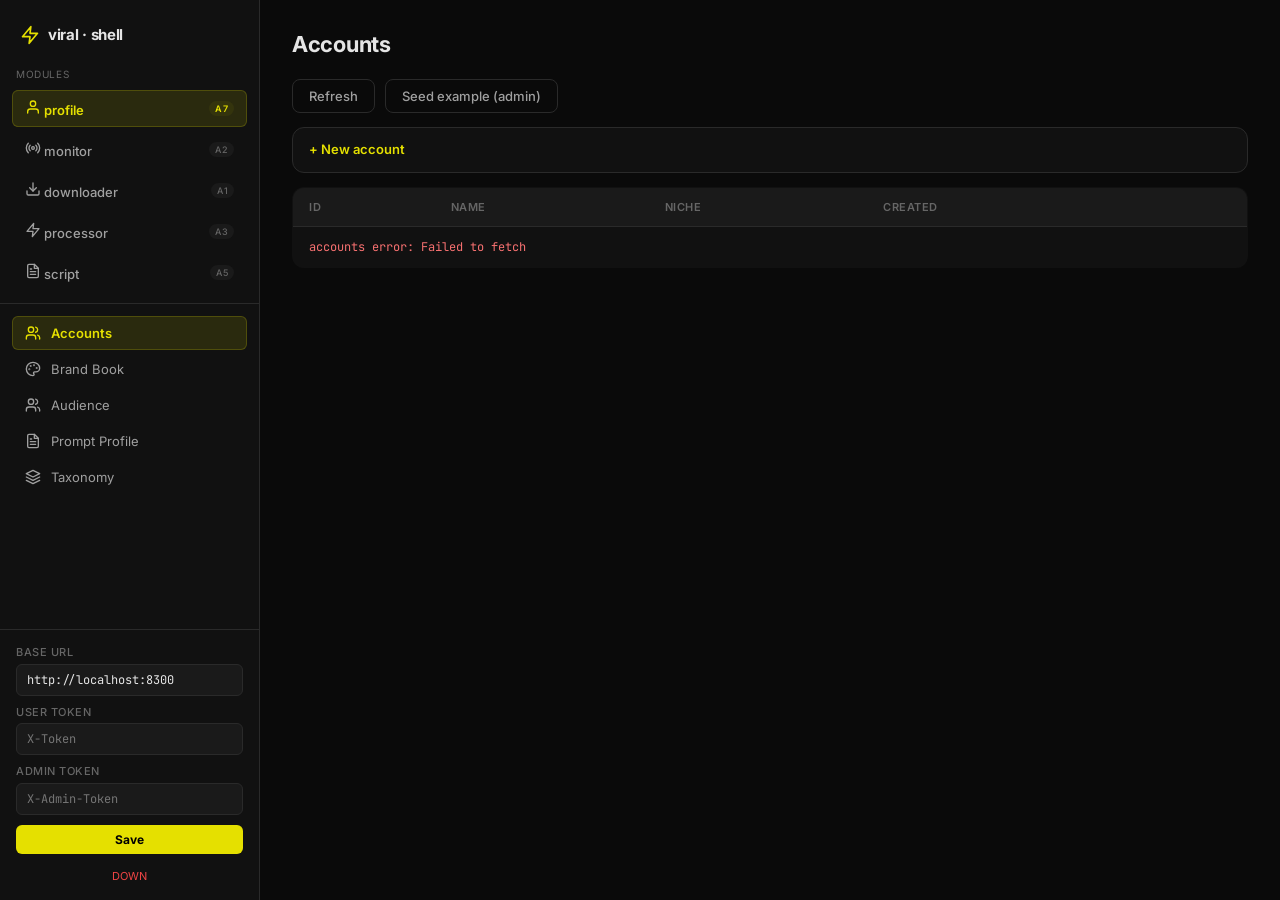
<file: Modules/shell/static/index.html>
<!DOCTYPE html>
<html lang="ru">
<head>
<meta charset="utf-8">
<meta name="viewport" content="width=device-width, initial-scale=1">
<title>viral · shell</title>
<link rel="preconnect" href="https://fonts.googleapis.com">
<link rel="preconnect" href="https://fonts.gstatic.com" crossorigin>
<link href="https://fonts.googleapis.com/css2?family=Inter:wght@400;500;600;700;800&family=JetBrains+Mono:wght@400;500&display=swap" rel="stylesheet">
<link rel="stylesheet" href="styles.css">
</head>
<body>

<svg width="0" height="0" style="position:absolute">
  <defs>
    <symbol id="i-zap" viewBox="0 0 24 24" fill="none" stroke="currentColor" stroke-width="2" stroke-linecap="round" stroke-linejoin="round"><polygon points="13 2 3 14 12 14 11 22 21 10 12 10 13 2"/></symbol>
    <symbol id="i-folder" viewBox="0 0 24 24" fill="none" stroke="currentColor" stroke-width="2" stroke-linecap="round" stroke-linejoin="round"><path d="M20 20a2 2 0 0 0 2-2V8a2 2 0 0 0-2-2h-7.9a2 2 0 0 1-1.69-.9L9.6 3.9A2 2 0 0 0 7.93 3H4a2 2 0 0 0-2 2v13a2 2 0 0 0 2 2Z"/></symbol>
    <symbol id="i-mic" viewBox="0 0 24 24" fill="none" stroke="currentColor" stroke-width="2" stroke-linecap="round" stroke-linejoin="round"><rect x="9" y="2" width="6" height="13" rx="3"/><path d="M19 10v2a7 7 0 0 1-14 0v-2"/><line x1="12" y1="19" x2="12" y2="22"/></symbol>
    <symbol id="i-images" viewBox="0 0 24 24" fill="none" stroke="currentColor" stroke-width="2" stroke-linecap="round" stroke-linejoin="round"><rect x="2" y="3" width="20" height="14" rx="2"/><circle cx="8" cy="9" r="1.5"/><path d="m2 15 6-6 10 10"/></symbol>
    <symbol id="i-eye" viewBox="0 0 24 24" fill="none" stroke="currentColor" stroke-width="2" stroke-linecap="round" stroke-linejoin="round"><path d="M2 12s3-7 10-7 10 7 10 7-3 7-10 7-10-7-10-7Z"/><circle cx="12" cy="12" r="3"/></symbol>
    <symbol id="i-sparkles" viewBox="0 0 24 24" fill="none" stroke="currentColor" stroke-width="2" stroke-linecap="round" stroke-linejoin="round"><path d="M12 3 14 9l6 2-6 2-2 6-2-6-6-2 6-2 2-6Z"/></symbol>
    <symbol id="i-key" viewBox="0 0 24 24" fill="none" stroke="currentColor" stroke-width="2" stroke-linecap="round" stroke-linejoin="round"><circle cx="7.5" cy="15.5" r="5.5"/><path d="m21 2-9.6 9.6"/><path d="m15.5 7.5 3 3L22 7l-3-3"/></symbol>
    <symbol id="i-activity" viewBox="0 0 24 24" fill="none" stroke="currentColor" stroke-width="2" stroke-linecap="round" stroke-linejoin="round"><polyline points="22 12 18 12 15 21 9 3 6 12 2 12"/></symbol>
    <symbol id="i-list" viewBox="0 0 24 24" fill="none" stroke="currentColor" stroke-width="2" stroke-linecap="round" stroke-linejoin="round"><path d="m3 17 2 2 4-4"/><path d="m3 7 2 2 4-4"/><path d="M13 6h8"/><path d="M13 12h8"/><path d="M13 18h8"/></symbol>
    <symbol id="i-file-text" viewBox="0 0 24 24" fill="none" stroke="currentColor" stroke-width="2" stroke-linecap="round" stroke-linejoin="round"><path d="M14 2H6a2 2 0 0 0-2 2v16a2 2 0 0 0 2 2h12a2 2 0 0 0 2-2V8z"/><polyline points="14 2 14 8 20 8"/><line x1="16" y1="13" x2="8" y2="13"/><line x1="16" y1="17" x2="8" y2="17"/><polyline points="10 9 9 9 8 9"/></symbol>
    <symbol id="i-user" viewBox="0 0 24 24" fill="none" stroke="currentColor" stroke-width="2" stroke-linecap="round" stroke-linejoin="round"><path d="M20 21v-2a4 4 0 0 0-4-4H8a4 4 0 0 0-4 4v2"/><circle cx="12" cy="7" r="4"/></symbol>
    <symbol id="i-palette" viewBox="0 0 24 24" fill="none" stroke="currentColor" stroke-width="2" stroke-linecap="round" stroke-linejoin="round"><circle cx="13.5" cy="6.5" r=".5"/><circle cx="17.5" cy="10.5" r=".5"/><circle cx="8.5" cy="7.5" r=".5"/><circle cx="6.5" cy="12.5" r=".5"/><path d="M12 2C6.5 2 2 6.5 2 12s4.5 10 10 10c.926 0 1.648-.746 1.648-1.688 0-.437-.18-.835-.437-1.125-.29-.289-.438-.652-.438-1.125a1.64 1.64 0 0 1 1.668-1.668h1.996c3.051 0 5.555-2.503 5.555-5.554C21.965 6.012 17.461 2 12 2z"/></symbol>
    <symbol id="i-users" viewBox="0 0 24 24" fill="none" stroke="currentColor" stroke-width="2" stroke-linecap="round" stroke-linejoin="round"><path d="M16 21v-2a4 4 0 0 0-4-4H6a4 4 0 0 0-4 4v2"/><circle cx="9" cy="7" r="4"/><path d="M22 21v-2a4 4 0 0 0-3-3.87"/><path d="M16 3.13a4 4 0 0 1 0 7.75"/></symbol>
    <symbol id="i-git-branch" viewBox="0 0 24 24" fill="none" stroke="currentColor" stroke-width="2" stroke-linecap="round" stroke-linejoin="round"><line x1="6" y1="3" x2="6" y2="15"/><circle cx="18" cy="6" r="3"/><circle cx="6" cy="18" r="3"/><path d="M18 9a9 9 0 0 1-9 9"/></symbol>
    <symbol id="i-layers" viewBox="0 0 24 24" fill="none" stroke="currentColor" stroke-width="2" stroke-linecap="round" stroke-linejoin="round"><polygon points="12 2 2 7 12 12 22 7 12 2"/><polyline points="2 17 12 22 22 17"/><polyline points="2 12 12 17 22 12"/></symbol>
    <symbol id="i-radio" viewBox="0 0 24 24" fill="none" stroke="currentColor" stroke-width="2" stroke-linecap="round" stroke-linejoin="round"><circle cx="12" cy="12" r="2"/><path d="M16.24 7.76a6 6 0 0 1 0 8.49m-8.48-.01a6 6 0 0 1 0-8.49m11.31-2.82a10 10 0 0 1 0 14.14m-14.14 0a10 10 0 0 1 0-14.14"/></symbol>
    <symbol id="i-download" viewBox="0 0 24 24" fill="none" stroke="currentColor" stroke-width="2" stroke-linecap="round" stroke-linejoin="round"><path d="M21 15v4a2 2 0 0 1-2 2H5a2 2 0 0 1-2-2v-4"/><polyline points="7 10 12 15 17 10"/><line x1="12" y1="15" x2="12" y2="3"/></symbol>
  </defs>
</svg>

<div class="app">

<aside class="sidebar">
  <div class="logo">
    <svg class="icon"><use href="#i-zap"/></svg>
    <span>viral · shell</span>
  </div>

  <div class="module-switcher">
    <div class="label">Modules</div>
    <button data-module="profile"><span><svg class="icon"><use href="#i-user"/></svg> profile</span><span class="tag">A7</span></button>
    <button data-module="monitor"><span><svg class="icon"><use href="#i-radio"/></svg> monitor</span><span class="tag">A2</span></button>
    <button data-module="downloader"><span><svg class="icon"><use href="#i-download"/></svg> downloader</span><span class="tag">A1</span></button>
    <button data-module="processor"><span><svg class="icon"><use href="#i-zap"/></svg> processor</span><span class="tag">A3</span></button>
    <button data-module="script"><span><svg class="icon"><use href="#i-file-text"/></svg> script</span><span class="tag">A5</span></button>
  </div>

  <!-- Subtabs: profile -->
  <nav class="subtabs" data-module="profile">
    <button data-tab="accounts" class="active"><svg class="icon"><use href="#i-users"/></svg><span>Accounts</span></button>
    <button data-tab="brand-book"><svg class="icon"><use href="#i-palette"/></svg><span>Brand Book</span></button>
    <button data-tab="audience"><svg class="icon"><use href="#i-users"/></svg><span>Audience</span></button>
    <button data-tab="prompt-profile"><svg class="icon"><use href="#i-file-text"/></svg><span>Prompt Profile</span></button>
    <button data-tab="taxonomy"><svg class="icon"><use href="#i-layers"/></svg><span>Taxonomy</span></button>
  </nav>

  <!-- Subtabs: monitor -->
  <nav class="subtabs" data-module="monitor" style="display:none">
    <button data-tab="sources" class="active"><svg class="icon"><use href="#i-layers"/></svg><span>Sources</span></button>
    <button data-tab="videos"><svg class="icon"><use href="#i-images"/></svg><span>Videos</span></button>
    <button data-tab="trending"><svg class="icon"><use href="#i-sparkles"/></svg><span>Trending</span></button>
    <button data-tab="crawl-log"><svg class="icon"><use href="#i-list"/></svg><span>Crawl log</span></button>
    <button data-tab="settings"><svg class="icon"><use href="#i-radio"/></svg><span>Settings</span></button>
  </nav>

  <!-- Subtabs: downloader -->
  <nav class="subtabs" data-module="downloader" style="display:none">
    <button data-tab="status" class="active"><svg class="icon"><use href="#i-download"/></svg><span>Status</span></button>
  </nav>

  <!-- Subtabs: processor -->
  <nav class="subtabs" data-module="processor" style="display:none">
    <button data-tab="files" class="active"><svg class="icon"><use href="#i-folder"/></svg><span>Files</span></button>
    <button data-tab="transcribe"><svg class="icon"><use href="#i-mic"/></svg><span>Transcribe</span></button>
    <button data-tab="frames"><svg class="icon"><use href="#i-images"/></svg><span>Frames</span></button>
    <button data-tab="vision"><svg class="icon"><use href="#i-eye"/></svg><span>Vision</span></button>
    <button data-tab="full"><svg class="icon"><use href="#i-sparkles"/></svg><span>Full</span></button>
    <button data-tab="keys"><svg class="icon"><use href="#i-key"/></svg><span>Keys</span></button>
    <button data-tab="prompts"><svg class="icon"><use href="#i-file-text"/></svg><span>Prompts</span></button>
    <button data-tab="usage"><svg class="icon"><use href="#i-activity"/></svg><span>Usage</span></button>
    <button data-tab="jobs"><svg class="icon"><use href="#i-list"/></svg><span>Jobs</span></button>
  </nav>

  <!-- Subtabs: script -->
  <nav class="subtabs" data-module="script" style="display:none">
    <button data-tab="generate" class="active"><svg class="icon"><use href="#i-sparkles"/></svg><span>Generate</span></button>
    <button data-tab="versions"><svg class="icon"><use href="#i-file-text"/></svg><span>Versions</span></button>
    <button data-tab="tree"><svg class="icon"><use href="#i-git-branch"/></svg><span>Tree</span></button>
    <button data-tab="templates"><svg class="icon"><use href="#i-layers"/></svg><span>Templates</span></button>
    <button data-tab="keys"><svg class="icon"><use href="#i-key"/></svg><span>Keys</span></button>
  </nav>

  <div class="sidebar-bottom">
    <div id="auth-box">
      <label>Base URL <input id="base-url" type="text" placeholder="http://localhost:8300"></label>
      <label id="tok-user-wrap" style="display:none">User token <input id="tok-user" type="password" placeholder="X-Token"></label>
      <label id="tok-admin-wrap" style="display:none">Admin token <input id="tok-admin" type="password" placeholder="X-Admin-Token"></label>
      <label id="tok-worker-wrap" style="display:none">Worker token <input id="tok-worker" type="password" placeholder="X-Worker-Token"></label>
      <button id="auth-save">Save</button>
      <span id="health-status" class="muted">checking...</span>
    </div>
  </div>
</aside>

<main>

<!-- ============ PROFILE MODULE ============ -->
<section class="module" data-module="profile">

  <div id="profile-banner" class="account-banner" style="display:none">
    Active account: <strong id="profile-active-name">—</strong>
    <span class="muted" id="profile-active-id"></span>
  </div>

  <section class="tab active" data-tab="accounts">
    <h2>Accounts</h2>
    <div class="toolbar">
      <button id="profile-accounts-refresh" class="ghost">Refresh</button>
      <button id="profile-seed-btn" class="ghost">Seed example (admin)</button>
    </div>
    <details>
      <summary>+ New account</summary>
      <form id="profile-new-account-form">
        <label>name <input name="name" required></label>
        <label>niche_slug <input name="niche_slug" required placeholder="fitness"></label>
        <button type="submit">Create</button>
      </form>
    </details>
    <table id="profile-accounts-table">
      <thead><tr><th>ID</th><th>Name</th><th>Niche</th><th>Created</th><th></th></tr></thead>
      <tbody></tbody>
    </table>
  </section>

  <section class="tab" data-tab="brand-book">
    <h2>Brand Book</h2>
    <p class="hint" id="brand-book-hint" style="display:none">Select an account first (tab Accounts).</p>
    <form id="profile-brand-form">
      <label>formality <input name="formality" type="range" min="1" max="10" step="1" value="5"><span data-out="formality">5</span></label>
      <label>energy <input name="energy" type="range" min="1" max="10" step="1" value="5"><span data-out="energy">5</span></label>
      <label>humor <input name="humor" type="range" min="1" max="10" step="1" value="5"><span data-out="humor">5</span></label>
      <label>expertise <input name="expertise" type="range" min="1" max="10" step="1" value="5"><span data-out="expertise">5</span></label>
      <label style="flex-basis:100%">forbidden_words (one per line)
        <textarea name="forbidden_words" rows="4" placeholder="word1&#10;word2"></textarea>
      </label>
      <label style="flex-basis:100%">cta (one per line)
        <textarea name="cta" rows="3" placeholder="Подпишись и получи гайд"></textarea>
      </label>
      <label style="flex-basis:100%">extra JSON
        <textarea name="extra" rows="3" placeholder="{}">{}</textarea>
      </label>
      <button type="submit">Save brand book</button>
    </form>
    <pre class="result" id="profile-brand-result"></pre>
  </section>

  <section class="tab" data-tab="audience">
    <h2>Audience</h2>
    <p class="hint" id="audience-hint" style="display:none">Select an account first (tab Accounts).</p>
    <form id="profile-audience-form">
      <label>age_range <input name="age_range" placeholder="25-34"></label>
      <label>gender
        <select name="gender">
          <option value="">—</option>
          <option value="male">male</option>
          <option value="female">female</option>
          <option value="mixed">mixed</option>
        </select>
      </label>
      <label>expertise_level
        <select name="expertise_level">
          <option value="">—</option>
          <option value="beginner">beginner</option>
          <option value="intermediate">intermediate</option>
          <option value="expert">expert</option>
        </select>
      </label>
      <label style="flex-basis:100%">geography
        <input name="geography" placeholder="RU, KZ, BY">
      </label>
      <label style="flex-basis:100%">pain_points (one per line)
        <textarea name="pain_points" rows="3"></textarea>
      </label>
      <label style="flex-basis:100%">desires (one per line)
        <textarea name="desires" rows="3"></textarea>
      </label>
      <label style="flex-basis:100%">extra JSON
        <textarea name="extra" rows="2">{}</textarea>
      </label>
      <button type="submit">Save audience</button>
    </form>
    <pre class="result" id="profile-audience-result"></pre>
  </section>

  <section class="tab" data-tab="prompt-profile">
    <h2>Prompt Profile</h2>
    <p class="hint" id="pp-hint" style="display:none">Select an account first (tab Accounts).</p>
    <div class="toolbar">
      <button id="pp-refresh" class="ghost">Refresh versions</button>
    </div>
    <table id="pp-table">
      <thead><tr><th>Version</th><th>Active</th><th>Created</th><th></th></tr></thead>
      <tbody></tbody>
    </table>

    <details style="margin-top:16px">
      <summary>+ New version</summary>
      <form id="pp-new-form">
        <label>version <input name="version" placeholder="v2" required></label>
        <label style="flex-basis:100%">system_prompt
          <textarea name="system_prompt" rows="6" required></textarea>
        </label>
        <label style="flex-basis:100%">modifiers JSON
          <textarea name="modifiers" rows="3">{}</textarea>
        </label>
        <label style="flex-basis:100%">hard_constraints JSON
          <textarea name="hard_constraints" rows="2">{}</textarea>
        </label>
        <label style="flex-basis:100%">soft_constraints JSON
          <textarea name="soft_constraints" rows="2">{}</textarea>
        </label>
        <button type="submit">Create</button>
      </form>
    </details>

    <dialog id="pp-modal">
      <h3 id="pp-modal-title">Prompt version</h3>
      <pre id="pp-modal-body"></pre>
      <button id="pp-modal-close">Close</button>
    </dialog>
  </section>

  <section class="tab" data-tab="taxonomy">
    <h2>Taxonomy</h2>
    <div class="toolbar">
      <button id="tax-refresh" class="ghost">Refresh</button>
    </div>
    <ul id="tax-tree" class="tree"></ul>
  </section>
</section>

<!-- ============ MONITOR MODULE ============ -->
<section class="module" data-module="monitor" style="display:none">

  <div id="monitor-banner" class="account-banner" style="display:none">
    Active account: <strong id="monitor-active-name">—</strong>
    <span class="muted" id="monitor-active-id"></span>
  </div>

  <section class="tab active" data-tab="sources">
    <h2>Sources</h2>
    <p class="hint" id="monitor-sources-hint" style="display:none">Введите <code>account_id</code> ниже — источники фильтруются по нему. Аккаунты берутся из модуля <em>profile</em>.</p>
    <div class="toolbar">
      <label>account_id <input id="monitor-account-id" type="text" placeholder="uuid из profile"></label>
      <button id="monitor-account-save" class="ghost">Use this account</button>
      <button id="monitor-sources-refresh" class="ghost">Refresh</button>
    </div>
    <details>
      <summary>+ New source</summary>
      <form id="monitor-new-source-form">
        <label>platform
          <select name="platform">
            <option value="youtube">youtube</option>
            <option value="instagram">instagram</option>
            <option value="tiktok">tiktok</option>
          </select>
        </label>
        <label style="flex-basis:100%">channel_url
          <input name="channel_url" required placeholder="https://www.youtube.com/@handle">
        </label>
        <label>niche_slug <input name="niche_slug" placeholder="fitness"></label>
        <label>priority <input name="priority" type="number" min="1" max="10" value="5"></label>
        <label>interval_min <input name="interval_min" type="number" min="5" value="60"></label>
        <label style="flex-basis:100%">tags (comma-separated)
          <input name="tags" placeholder="tag1, tag2">
        </label>
        <button type="submit">Create</button>
      </form>
    </details>
    <table id="monitor-sources-table">
      <thead><tr><th>Channel</th><th>Platform</th><th>Interval</th><th>Active</th><th>Last crawl</th><th></th></tr></thead>
      <tbody></tbody>
    </table>
    <pre class="result" id="monitor-sources-result"></pre>
  </section>

  <section class="tab" data-tab="videos">
    <h2>Videos</h2>
    <div class="toolbar">
      <label>source_id <input id="monitor-videos-source-id" type="text" placeholder="source uuid"></label>
      <label>limit <input id="monitor-videos-limit" type="number" min="1" max="500" value="50"></label>
      <button id="monitor-videos-refresh" class="ghost">Load</button>
    </div>
    <table id="monitor-videos-table">
      <thead><tr><th>Title</th><th>Published</th><th>Duration</th><th>External</th><th></th></tr></thead>
      <tbody></tbody>
    </table>
    <dialog id="monitor-video-modal">
      <h3 id="monitor-video-modal-title">Video</h3>
      <pre id="monitor-video-modal-body"></pre>
      <button id="monitor-video-modal-close">Close</button>
    </dialog>
  </section>

  <section class="tab" data-tab="trending">
    <h2>Trending</h2>
    <p class="hint" id="monitor-trending-hint" style="display:none">Введите account_id на вкладке Sources.</p>
    <div class="toolbar">
      <button id="monitor-trending-refresh" class="ghost">Refresh</button>
      <label>limit <input id="monitor-trending-limit" type="number" min="1" max="100" value="20"></label>
    </div>
    <table id="monitor-trending-table">
      <thead><tr><th>Title</th><th>Channel</th><th>Views</th><th>Z-score</th><th>Growth</th><th>Trending</th><th>Computed</th></tr></thead>
      <tbody></tbody>
    </table>
  </section>

  <section class="tab" data-tab="crawl-log">
    <h2>Crawl log</h2>
    <div class="toolbar">
      <label>source_id (optional) <input id="monitor-log-source-id" type="text" placeholder="leave empty for all"></label>
      <label>limit <input id="monitor-log-limit" type="number" min="1" max="500" value="50"></label>
      <button id="monitor-log-refresh" class="ghost">Refresh</button>
    </div>
    <table id="monitor-log-table">
      <thead><tr><th>Started</th><th>Finished</th><th>Status</th><th>New</th><th>Upd</th><th>Error</th></tr></thead>
      <tbody></tbody>
    </table>
  </section>

  <section class="tab" data-tab="settings">
    <h2>Settings / Admin</h2>
    <div class="toolbar">
      <button id="monitor-admin-refresh" class="ghost">Refresh</button>
      <button id="monitor-yt-test">Test YouTube resolve</button>
      <button id="monitor-scheduler-reload">Reload scheduler</button>
    </div>

    <h3>Plan / tariff limits</h3>
    <p class="hint">Сейчас — ручной self-план. Позже эти поля переедут в админскую панель тарифов (Free / Starter / Scale).</p>
    <form id="monitor-plan-form">
      <label>plan_name
        <select name="plan_name">
          <option value="free">free</option>
          <option value="self" selected>self</option>
          <option value="starter">starter</option>
          <option value="scale">scale</option>
          <option value="custom">custom</option>
        </select>
      </label>
      <label>max sources total
        <input name="max_sources_total" type="number" min="1" max="100000" value="50">
      </label>
      <label>min interval (min)
        <input name="min_interval_min" type="number" min="5" max="1440" value="360">
      </label>
      <label>max results per crawl
        <input name="max_results_limit" type="number" min="1" max="500" value="5">
      </label>
      <label>crawl anchor UTC (HH:MM)
        <input name="crawl_anchor_utc" type="text" pattern="\d{2}:\d{2}" value="00:00" placeholder="00:00">
      </label>
      <button type="submit">Save plan</button>
    </form>
    <pre class="result" id="monitor-plan-result"></pre>

    <h3>Platforms</h3>
    <pre class="result" id="monitor-platforms-result"></pre>
    <h3>YouTube quota</h3>
    <pre class="result" id="monitor-quota-result"></pre>
    <h3>Apify usage (today)</h3>
    <pre class="result" id="monitor-apify-result"></pre>
    <h3>Scheduler</h3>
    <pre class="result" id="monitor-scheduler-result"></pre>
  </section>
</section>

<!-- ============ DOWNLOADER MODULE ============ -->
<section class="module" data-module="downloader" style="display:none">
  <section class="tab active" data-tab="status">
    <div class="placeholder">
      <h2>downloader — not implemented</h2>
      <p>Модуль A1: YouTube / Instagram / TikTok / VK ingestion.<br>Бэкенд пока не реализован.</p>
      <button id="downloader-ping">Ping healthz</button>
      <pre id="downloader-result"></pre>
    </div>
  </section>
</section>

<!-- ============ PROCESSOR MODULE ============ -->
<section class="module" data-module="processor" style="display:none">

  <section class="tab active" data-tab="files">
    <h2>Files in downloads/</h2>
    <div class="toolbar">
      <input id="upload-input" type="file">
      <button id="upload-btn">Upload</button>
      <button id="files-refresh" class="ghost">Refresh</button>
    </div>
    <table id="files-table">
      <thead><tr><th>Name</th><th>Size</th><th>Modified</th><th></th></tr></thead>
      <tbody></tbody>
    </table>
    <p class="hint">Клик на строку — подставить file_path во все формы ниже.</p>
  </section>

  <section class="tab" data-tab="transcribe">
    <h2>Transcribe</h2>
    <form id="transcribe-form">
      <label>file_path <input name="file_path" required></label>
      <label>provider
        <select name="provider">
          <option value="">auto</option>
          <option value="assemblyai">assemblyai</option>
          <option value="deepgram">deepgram</option>
          <option value="openai_whisper">openai_whisper</option>
          <option value="groq_whisper">groq_whisper</option>
        </select>
      </label>
      <label>language
        <select name="language">
          <option value="">auto</option>
          <option value="ru">ru</option>
          <option value="en">en</option>
        </select>
      </label>
      <button type="submit">Run</button>
    </form>
    <pre class="result" id="transcribe-result"></pre>
  </section>

  <section class="tab" data-tab="frames">
    <h2>Extract frames</h2>
    <form id="frames-form">
      <label>file_path <input name="file_path" required></label>
      <label>fps <input name="fps" type="number" value="1" step="0.5" min="0.5" max="5"></label>
      <label>diff_threshold <input name="diff_threshold" type="number" value="0.10" step="0.01" min="0" max="1"></label>
      <label>min_frames <input name="min_frames" type="number" value="3" min="1" max="200"></label>
      <label>max_frames <input name="max_frames" type="number" value="40" min="1" max="500"></label>
      <button type="submit">Extract</button>
    </form>
    <div id="frames-stats"></div>
    <div id="frames-gallery" class="gallery"></div>
    <canvas id="diff-chart" width="800" height="120"></canvas>
  </section>

  <section class="tab" data-tab="vision">
    <h2>Vision analyze</h2>
    <form id="vision-form">
      <label>file_path <input name="file_path" required></label>
      <label>provider
        <select name="provider">
          <option value="">auto</option>
          <option value="anthropic_claude">anthropic_claude</option>
          <option value="openai_gpt4o">openai_gpt4o</option>
          <option value="openai_gpt4o_mini">openai_gpt4o_mini</option>
          <option value="google_gemini_pro">google_gemini_pro</option>
          <option value="google_gemini_flash">google_gemini_flash</option>
        </select>
      </label>
      <label>prompt
        <select name="prompt_template">
          <option value="default">default</option>
          <option value="detailed">detailed</option>
          <option value="hooks_focused">hooks_focused</option>
        </select>
      </label>
      <button type="submit">Analyze</button>
    </form>
    <pre class="result" id="vision-result"></pre>
  </section>

  <section class="tab" data-tab="full">
    <h2>Full analysis</h2>
    <form id="full-form">
      <label>file_path <input name="file_path" required></label>
      <label>transcribe_provider
        <select name="transcribe_provider">
          <option value="">auto</option>
          <option value="assemblyai">assemblyai</option>
          <option value="deepgram">deepgram</option>
          <option value="openai_whisper">openai_whisper</option>
          <option value="groq_whisper">groq_whisper</option>
        </select>
      </label>
      <label>vision_provider
        <select name="vision_provider">
          <option value="">auto</option>
          <option value="anthropic_claude">anthropic_claude</option>
          <option value="openai_gpt4o">openai_gpt4o</option>
          <option value="openai_gpt4o_mini">openai_gpt4o_mini</option>
          <option value="google_gemini_pro">google_gemini_pro</option>
          <option value="google_gemini_flash">google_gemini_flash</option>
        </select>
      </label>
      <button type="submit">Run full</button>
    </form>
    <pre class="result" id="full-result"></pre>
  </section>

  <section class="tab" data-tab="keys">
    <h2>API keys</h2>
    <details>
      <summary>+ Add key</summary>
      <form id="add-key-form">
        <label>provider
          <select name="provider" id="add-key-provider"></select>
        </label>
        <label>label <input name="label"></label>
        <label>secret <input name="secret" type="password" required></label>
        <label>priority <input name="priority" type="number" value="100"></label>
        <label>monthly_limit_usd <input name="monthly_limit_usd" type="number" step="0.01"></label>
        <button type="submit">Create</button>
      </form>
    </details>
    <button id="keys-refresh" class="ghost">Refresh</button>
    <table id="keys-table">
      <thead><tr>
        <th>ID</th><th>Provider</th><th>Kind</th><th>Label</th><th>Masked</th>
        <th>Active</th><th>Priority</th><th>Limit</th><th>30d cost</th><th>30d calls</th><th></th>
      </tr></thead>
      <tbody></tbody>
    </table>
  </section>

  <section class="tab" data-tab="prompts">
    <h2>Prompts Registry</h2>
    <p class="hint">Версионированные системные промпты для vision-анализа.</p>
    <div class="toolbar">
      <button id="prompts-refresh" class="ghost">Refresh</button>
      <button id="prompts-new">+ New version</button>
    </div>
    <table id="prompts-table">
      <thead><tr>
        <th>Name</th><th>Version</th><th>Active</th><th>Created</th><th></th>
      </tr></thead>
      <tbody></tbody>
    </table>

    <details id="prompts-editor" style="margin-top:1rem">
      <summary>New prompt version</summary>
      <form id="prompts-form">
        <label>name
          <select name="name">
            <option value="vision_default">vision_default</option>
            <option value="vision_detailed">vision_detailed</option>
            <option value="vision_hooks_focused">vision_hooks_focused</option>
          </select>
        </label>
        <label>version <input name="version" placeholder="v2" required></label>
        <label style="flex-basis:100%">body
          <textarea name="body" rows="10" required style="font-family:JetBrains Mono,monospace;width:100%"></textarea>
        </label>
        <label><input type="checkbox" name="is_active"> activate immediately</label>
        <button type="submit">Create</button>
      </form>
    </details>

    <dialog id="prompt-modal">
      <h3 id="prompt-modal-title">Prompt body</h3>
      <pre id="prompt-modal-body" style="max-height:60vh;overflow:auto"></pre>
      <button id="prompt-modal-close">Close</button>
    </dialog>
  </section>

  <section class="tab" data-tab="usage">
    <h2>Usage</h2>
    <button id="usage-refresh" class="ghost">Refresh</button>
    <div id="usage-total"></div>
    <h3>By provider</h3>
    <table id="usage-providers">
      <thead><tr><th>Provider</th><th>Calls</th><th>Cost $</th><th>Errors</th><th>Avg latency ms</th></tr></thead>
      <tbody></tbody>
    </table>
    <h3>By day</h3>
    <table id="usage-days">
      <thead><tr><th>Day</th><th>Calls</th><th>Cost $</th></tr></thead>
      <tbody></tbody>
    </table>
  </section>

  <section class="tab" data-tab="jobs">
    <h2>Recent jobs</h2>
    <button id="jobs-refresh" class="ghost">Refresh</button>
    <table id="jobs-table">
      <thead><tr><th>ID</th><th>Kind</th><th>Status</th><th>Created</th><th>Finished</th><th></th></tr></thead>
      <tbody></tbody>
    </table>
  </section>

  <dialog id="job-modal">
    <h3>Job detail</h3>
    <pre id="job-modal-body"></pre>
    <div id="job-modal-actions" style="margin-top:1rem;display:flex;gap:.5rem">
      <button id="job-reanalyze-btn" type="button">⟳ Re-analyze</button>
      <button id="job-modal-close" type="button">Close</button>
    </div>
  </dialog>

  <dialog id="reanalyze-modal">
    <h3>Re-analyze job</h3>
    <p class="hint">Новый job на том же файле с применёнными override.</p>
    <form id="reanalyze-form">
      <input type="hidden" name="base_job_id">
      <label>prompt_template
        <select name="prompt_template">
          <option value="">— не менять —</option>
          <option value="default">default</option>
          <option value="detailed">detailed</option>
          <option value="hooks_focused">hooks_focused</option>
        </select>
      </label>
      <label>prompt_version <input name="prompt_version" placeholder="v1 / v2 / ..."></label>
      <label>vision_model
        <select name="vision_model">
          <option value="">— не менять —</option>
          <option value="anthropic_claude">anthropic_claude</option>
          <option value="openai_gpt4o">openai_gpt4o</option>
          <option value="openai_gpt4o_mini">openai_gpt4o_mini</option>
          <option value="google_gemini_pro">google_gemini_pro</option>
          <option value="google_gemini_flash">google_gemini_flash</option>
        </select>
      </label>
      <label>transcription_model
        <select name="transcription_model">
          <option value="">— не менять —</option>
          <option value="assemblyai">assemblyai</option>
          <option value="deepgram">deepgram</option>
          <option value="openai_whisper">openai_whisper</option>
          <option value="groq_whisper">groq_whisper</option>
        </select>
      </label>
      <label>analysis_profile
        <select name="analysis_profile">
          <option value="">— не менять —</option>
          <option value="quick">quick</option>
          <option value="standard">standard</option>
          <option value="deep">deep</option>
        </select>
      </label>
      <div style="flex-basis:100%;display:flex;gap:.5rem;margin-top:.5rem">
        <button type="submit">Start re-analyze</button>
        <button type="button" id="reanalyze-cancel">Cancel</button>
      </div>
    </form>
    <pre id="reanalyze-result" class="result" style="max-height:30vh;overflow:auto"></pre>
  </dialog>
</section>

<!-- ============ SCRIPT MODULE ============ -->
<section class="module" data-module="script" style="display:none">

  <section class="tab active" data-tab="generate">
    <h2>Generate script</h2>
    <form id="script-generate-form">
      <label>template
        <select name="template" id="script-template-select"></select>
      </label>
      <label>template_version <input name="template_version" placeholder="empty=active"></label>
      <label>provider <input name="provider" placeholder="empty=default"></label>
      <label style="flex-basis:100%">params JSON (topic + duration_sec required)
        <textarea name="params" rows="4">{"topic":"Как похудеть к лету","duration_sec":60,"language":"ru","format":"reels"}</textarea>
      </label>
      <label style="flex-basis:100%">profile JSON (optional)
        <textarea name="profile" rows="3">{}</textarea>
      </label>
      <button type="submit">Generate</button>
    </form>
    <pre class="result" id="script-generate-result"></pre>
  </section>

  <section class="tab" data-tab="versions">
    <h2>Version lookup</h2>
    <div class="toolbar">
      <input id="script-version-id" placeholder="version_id" style="min-width:280px">
      <button id="script-version-load" class="ghost">Load</button>
    </div>
    <pre class="result" id="script-version-result"></pre>
    <div id="script-version-actions" style="display:none;margin-top:12px;display:flex;gap:8px;flex-wrap:wrap">
      <button id="script-export-md" class="ghost">Export markdown</button>
      <button id="script-export-json" class="ghost">Export JSON</button>
      <button id="script-fork-btn" class="ghost">Fork</button>
      <button id="script-delete-btn" class="ghost">Delete</button>
    </div>

    <dialog id="script-fork-modal">
      <h3>Fork version</h3>
      <form id="script-fork-form">
        <label style="flex-basis:100%">override JSON
          <textarea name="override" rows="8">{}</textarea>
        </label>
        <div style="flex-basis:100%;display:flex;gap:8px">
          <button type="submit">Fork</button>
          <button type="button" id="script-fork-cancel">Cancel</button>
        </div>
      </form>
    </dialog>
  </section>

  <section class="tab" data-tab="tree">
    <h2>Script tree</h2>
    <div class="toolbar">
      <input id="script-tree-root" placeholder="root_id" style="min-width:280px">
      <button id="script-tree-load" class="ghost">Load tree</button>
    </div>
    <ul id="script-tree" class="tree"></ul>
  </section>

  <section class="tab" data-tab="templates">
    <h2>Templates</h2>
    <div class="toolbar">
      <button id="script-templates-refresh" class="ghost">Refresh</button>
    </div>
    <table id="script-templates-table">
      <thead><tr><th>Name</th><th>Version</th><th>Active</th><th>Created</th><th></th></tr></thead>
      <tbody></tbody>
    </table>

    <details style="margin-top:16px">
      <summary>+ New template version</summary>
      <form id="script-template-form">
        <label>name <input name="name" required></label>
        <label>version <input name="version" required placeholder="v1"></label>
        <label><input type="checkbox" name="is_active"> activate immediately</label>
        <label style="flex-basis:100%">body
          <textarea name="body" rows="10" required></textarea>
        </label>
        <label style="flex-basis:100%">metadata JSON (optional)
          <textarea name="metadata" rows="2">{}</textarea>
        </label>
        <button type="submit">Create</button>
      </form>
    </details>

    <dialog id="script-template-modal">
      <h3 id="script-template-modal-title">Template</h3>
      <pre id="script-template-modal-body"></pre>
      <button id="script-template-modal-close">Close</button>
    </dialog>
  </section>

  <section class="tab" data-tab="keys">
    <h2>API keys (script)</h2>
    <details>
      <summary>+ Add key</summary>
      <form id="script-add-key-form">
        <label>provider
          <select name="provider" id="script-key-provider"></select>
        </label>
        <label>label <input name="label"></label>
        <label>secret <input name="secret" type="password" required></label>
        <label>priority <input name="priority" type="number" value="100"></label>
        <label>monthly_limit_usd <input name="monthly_limit_usd" type="number" step="0.01"></label>
        <button type="submit">Create</button>
      </form>
    </details>
    <button id="script-keys-refresh" class="ghost">Refresh</button>
    <table id="script-keys-table">
      <thead><tr>
        <th>ID</th><th>Provider</th><th>Kind</th><th>Label</th><th>Masked</th>
        <th>Active</th><th>Priority</th><th>30d cost</th><th>30d calls</th><th></th>
      </tr></thead>
      <tbody></tbody>
    </table>
  </section>
</section>

</main>

</div>

<script src="shell.js"></script>
<script src="processor.js"></script>
<script src="profile.js"></script>
<script src="script.js"></script>
<script src="monitor.js"></script>
<script src="downloader.js"></script>
<script>window.SHELL && window.SHELL.boot();</script>
</body>
</html>
</file>
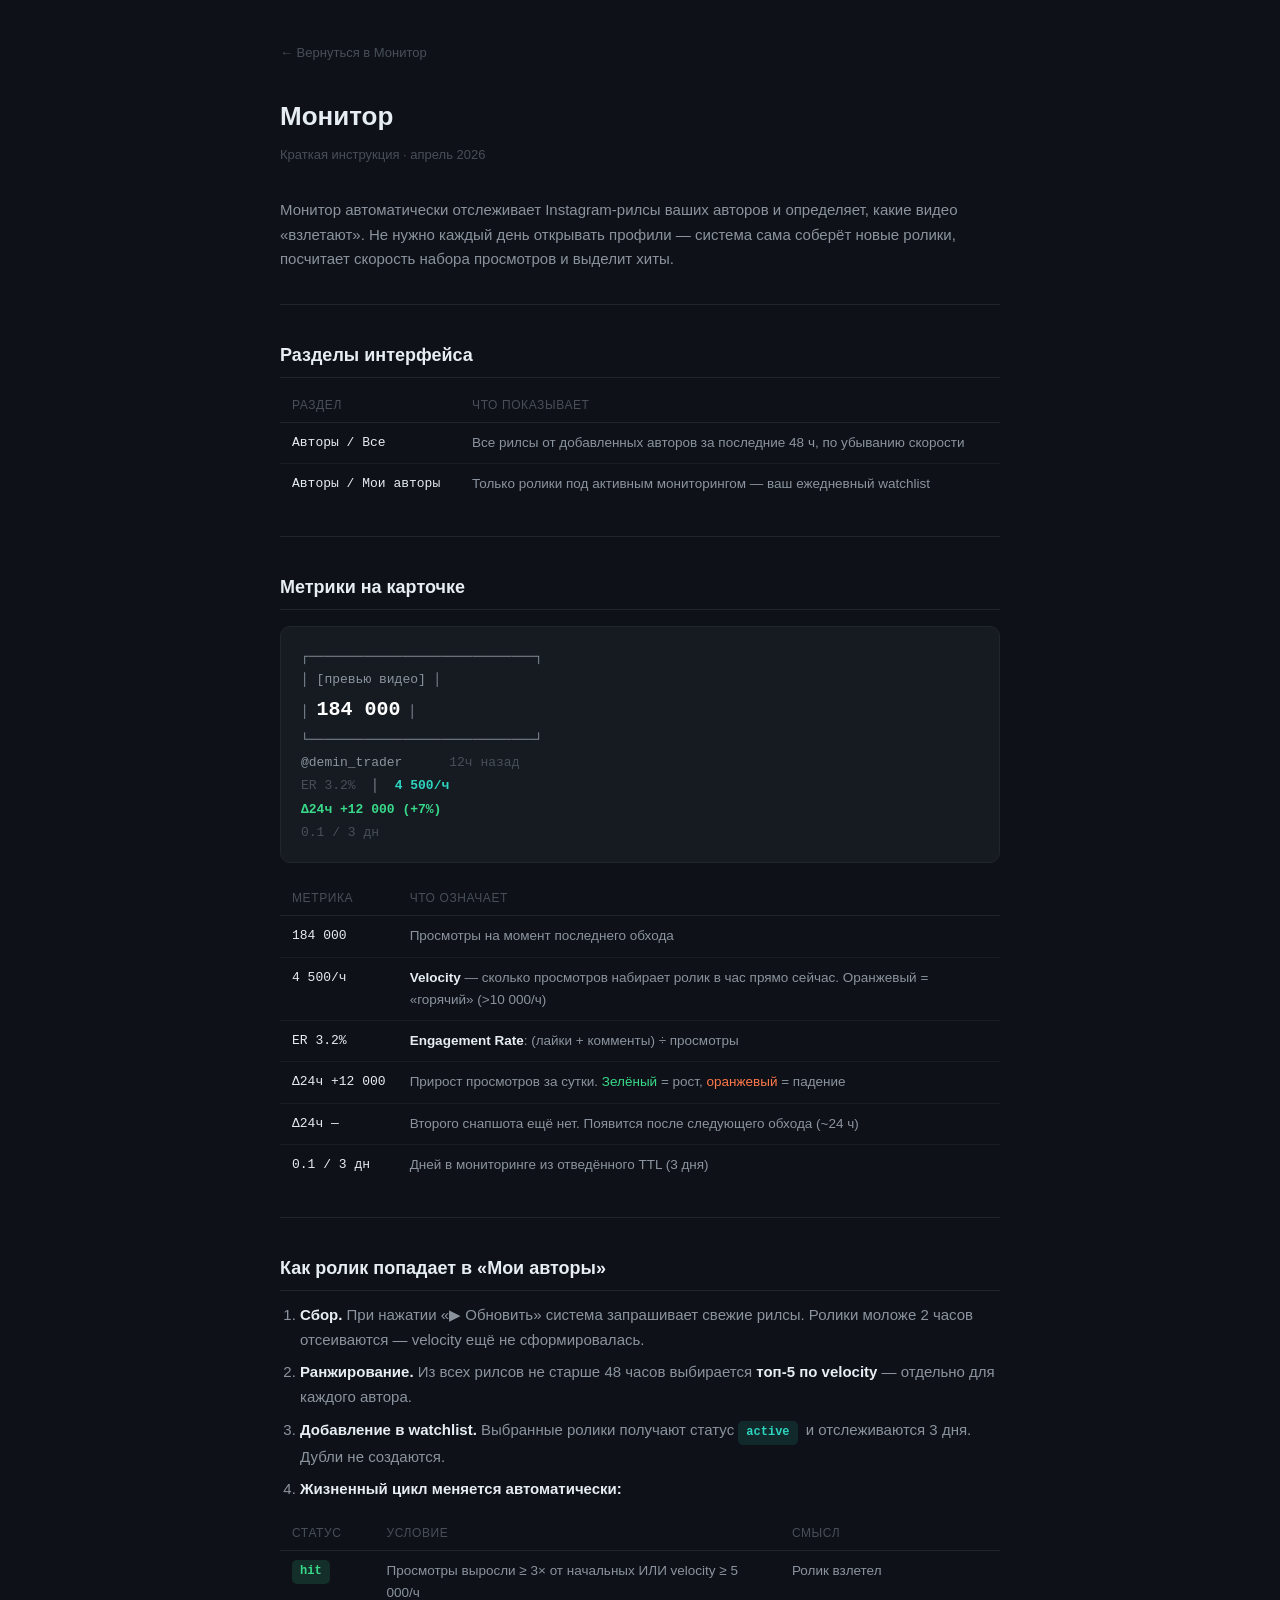
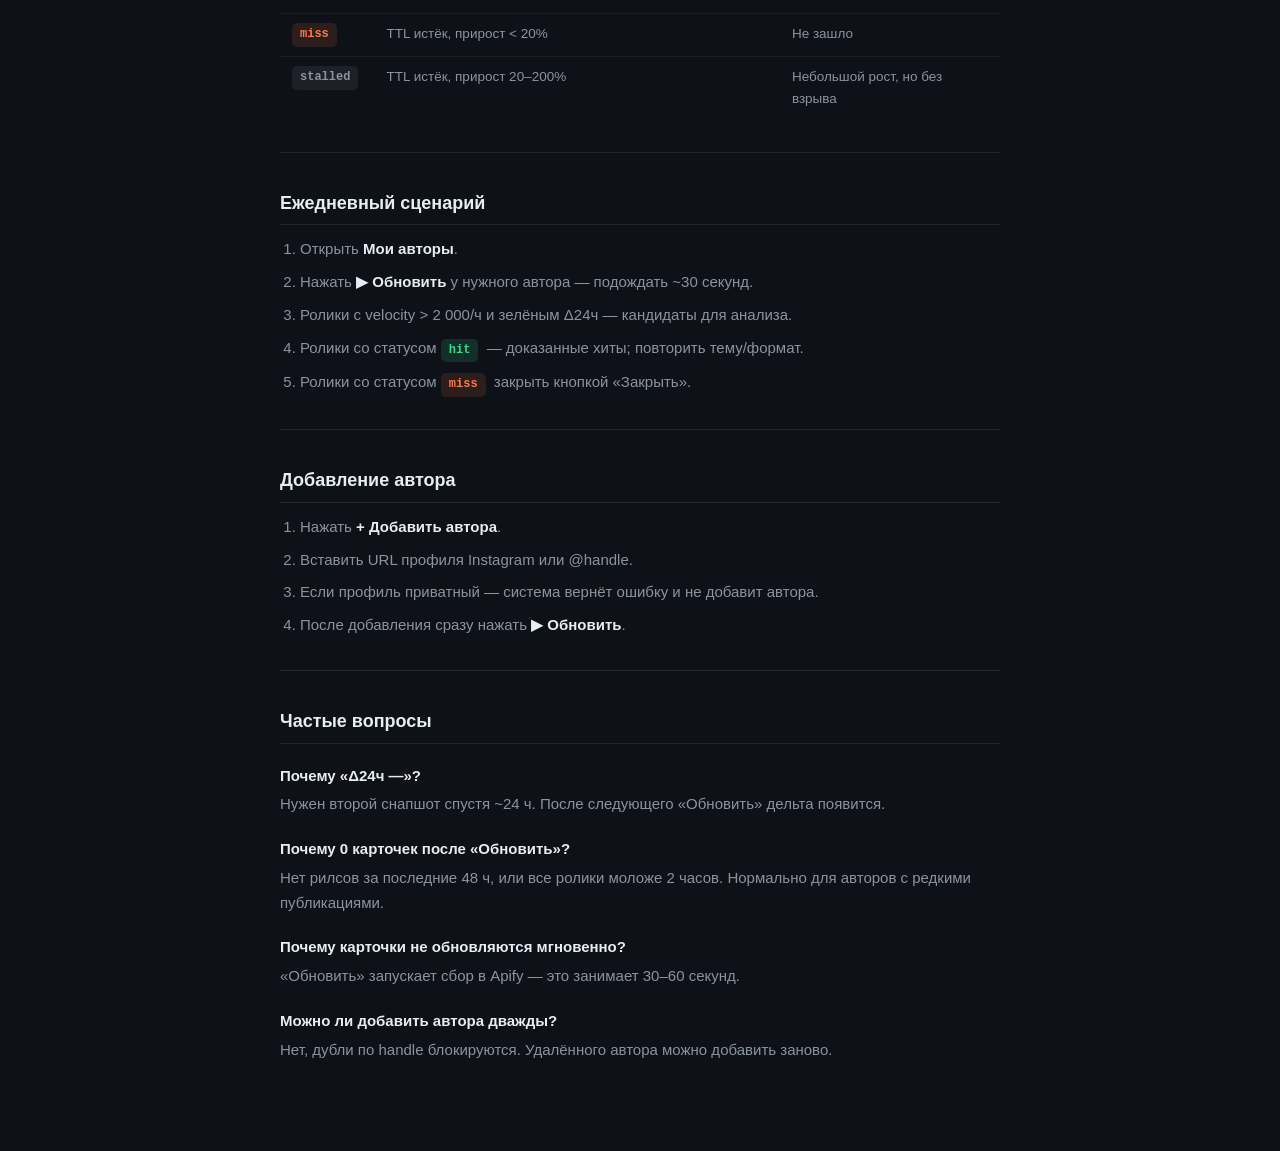
<file: Modules/shell/static/manual.html>
<!DOCTYPE html>
<html lang="ru">
<head>
<meta charset="UTF-8">
<meta name="viewport" content="width=device-width,initial-scale=1">
<title>Монитор — инструкция</title>
<style>
  :root{--bg:#0E1117;--s:#161B22;--br:#21262D;--t1:#E6EDF3;--t2:#8B949E;--t3:#484F58;--teal:#2DD4BF;--green:#39D98A;--orange:#FF7849;--mono:'JetBrains Mono',monospace}
  *{box-sizing:border-box;margin:0;padding:0}
  body{background:var(--bg);color:var(--t1);font-family:-apple-system,BlinkMacSystemFont,'Segoe UI',sans-serif;font-size:15px;line-height:1.65;padding:40px 16px 80px}
  .wrap{max-width:720px;margin:0 auto}
  h1{font-size:26px;font-weight:700;margin-bottom:6px}
  h2{font-size:18px;font-weight:600;margin:36px 0 12px;color:var(--t1);border-bottom:1px solid var(--br);padding-bottom:6px}
  p{margin-bottom:12px;color:var(--t2)}
  strong{color:var(--t1)}
  a{color:var(--teal);text-decoration:none}
  a:hover{text-decoration:underline}
  .subtitle{color:var(--t3);font-size:13px;margin-bottom:32px}
  table{width:100%;border-collapse:collapse;margin:12px 0 20px;font-size:13.5px}
  th{text-align:left;color:var(--t3);font-weight:500;font-size:12px;text-transform:uppercase;letter-spacing:.05em;padding:6px 12px;border-bottom:1px solid var(--br)}
  td{padding:9px 12px;border-bottom:1px solid rgba(33,38,45,.6);vertical-align:top;color:var(--t2)}
  td:first-child{color:var(--t1);font-family:var(--mono);font-size:13px;white-space:nowrap}
  tr:last-child td{border-bottom:none}
  tbody tr:hover td{background:rgba(255,255,255,.03)}
  .card-diagram{background:var(--s);border:1px solid var(--br);border-radius:10px;padding:18px 20px;margin:16px 0 20px;font-family:var(--mono);font-size:13px;color:var(--t2);line-height:1.8}
  .card-diagram .big{color:#fff;font-size:20px;font-weight:700}
  .card-diagram .teal{color:var(--teal);font-weight:700}
  .card-diagram .green{color:var(--green);font-weight:600}
  .card-diagram .dim{color:var(--t3)}
  .badge{display:inline-block;padding:2px 8px;border-radius:5px;font-size:12px;font-family:var(--mono);font-weight:600;margin-right:4px}
  .badge.hit{background:rgba(57,217,138,.15);color:#39D98A}
  .badge.miss{background:rgba(255,120,73,.12);color:#FF7849}
  .badge.stalled{background:rgba(139,148,158,.12);color:#8B949E}
  .badge.active{background:rgba(45,212,191,.12);color:var(--teal)}
  ol{padding-left:20px;color:var(--t2);margin-bottom:16px}
  ol li{margin-bottom:8px}
  .faq-q{color:var(--t1);font-weight:600;margin:20px 0 4px}
  .faq-a{color:var(--t2)}
  hr{border:none;border-top:1px solid var(--br);margin:32px 0}
  .back{display:inline-flex;align-items:center;gap:6px;font-size:13px;color:var(--t3);margin-bottom:32px;text-decoration:none}
  .back:hover{color:var(--teal)}
</style>
</head>
<body>
<div class="wrap">
  <a class="back" href="/">← Вернуться в Монитор</a>
  <h1>Монитор</h1>
  <p class="subtitle">Краткая инструкция · апрель 2026</p>
  <p>Монитор автоматически отслеживает Instagram-рилсы ваших авторов и определяет, какие видео «взлетают». Не нужно каждый день открывать профили — система сама соберёт новые ролики, посчитает скорость набора просмотров и выделит хиты.</p>
  <hr>
  <h2>Разделы интерфейса</h2>
  <table>
    <thead><tr><th>Раздел</th><th>Что показывает</th></tr></thead>
    <tbody>
      <tr><td>Авторы / Все</td><td>Все рилсы от добавленных авторов за последние 48 ч, по убыванию скорости</td></tr>
      <tr><td>Авторы / Мои авторы</td><td>Только ролики под активным мониторингом — ваш ежедневный watchlist</td></tr>
    </tbody>
  </table>
  <hr>
  <h2>Метрики на карточке</h2>
  <div class="card-diagram">
    <div>┌─────────────────────────────┐</div>
    <div>│  [превью видео]             │</div>
    <div>│                   <span class="big">184 000</span>  │</div>
    <div>└─────────────────────────────┘</div>
    <div>  @demin_trader &nbsp;&nbsp;&nbsp;&nbsp; <span class="dim">12ч назад</span></div>
    <div>  <span class="dim">ER 3.2%</span> &nbsp;│&nbsp; <span class="teal">4 500/ч</span></div>
    <div>  <span class="green">Δ24ч +12 000 (+7%)</span></div>
    <div>  <span class="dim">0.1 / 3 дн</span></div>
  </div>
  <table>
    <thead><tr><th>Метрика</th><th>Что означает</th></tr></thead>
    <tbody>
      <tr><td>184 000</td><td>Просмотры на момент последнего обхода</td></tr>
      <tr><td>4 500/ч</td><td><strong>Velocity</strong> — сколько просмотров набирает ролик в час прямо сейчас. Оранжевый = «горячий» (&gt;10 000/ч)</td></tr>
      <tr><td>ER 3.2%</td><td><strong>Engagement Rate</strong>: (лайки + комменты) ÷ просмотры</td></tr>
      <tr><td>Δ24ч +12 000</td><td>Прирост просмотров за сутки. <span style="color:#39D98A">Зелёный</span> = рост, <span style="color:#FF7849">оранжевый</span> = падение</td></tr>
      <tr><td>Δ24ч —</td><td>Второго снапшота ещё нет. Появится после следующего обхода (~24 ч)</td></tr>
      <tr><td>0.1 / 3 дн</td><td>Дней в мониторинге из отведённого TTL (3 дня)</td></tr>
    </tbody>
  </table>
  <hr>
  <h2>Как ролик попадает в «Мои авторы»</h2>
  <ol>
    <li><strong>Сбор.</strong> При нажатии «▶ Обновить» система запрашивает свежие рилсы. Ролики моложе 2 часов отсеиваются — velocity ещё не сформировалась.</li>
    <li><strong>Ранжирование.</strong> Из всех рилсов не старше 48 часов выбирается <strong>топ-5 по velocity</strong> — отдельно для каждого автора.</li>
    <li><strong>Добавление в watchlist.</strong> Выбранные ролики получают статус <span class="badge active">active</span> и отслеживаются 3 дня. Дубли не создаются.</li>
    <li><strong>Жизненный цикл меняется автоматически:</strong></li>
  </ol>
  <table>
    <thead><tr><th>Статус</th><th>Условие</th><th>Смысл</th></tr></thead>
    <tbody>
      <tr><td><span class="badge hit">hit</span></td><td>Просмотры выросли ≥ 3× от начальных ИЛИ velocity ≥ 5 000/ч</td><td>Ролик взлетел</td></tr>
      <tr><td><span class="badge miss">miss</span></td><td>TTL истёк, прирост &lt; 20%</td><td>Не зашло</td></tr>
      <tr><td><span class="badge stalled">stalled</span></td><td>TTL истёк, прирост 20–200%</td><td>Небольшой рост, но без взрыва</td></tr>
    </tbody>
  </table>
  <hr>
  <h2>Ежедневный сценарий</h2>
  <ol>
    <li>Открыть <strong>Мои авторы</strong>.</li>
    <li>Нажать <strong>▶ Обновить</strong> у нужного автора — подождать ~30 секунд.</li>
    <li>Ролики с velocity &gt; 2 000/ч и зелёным Δ24ч — кандидаты для анализа.</li>
    <li>Ролики со статусом <span class="badge hit">hit</span> — доказанные хиты; повторить тему/формат.</li>
    <li>Ролики со статусом <span class="badge miss">miss</span> закрыть кнопкой «Закрыть».</li>
  </ol>
  <hr>
  <h2>Добавление автора</h2>
  <ol>
    <li>Нажать <strong>+ Добавить автора</strong>.</li>
    <li>Вставить URL профиля Instagram или @handle.</li>
    <li>Если профиль приватный — система вернёт ошибку и не добавит автора.</li>
    <li>После добавления сразу нажать <strong>▶ Обновить</strong>.</li>
  </ol>
  <hr>
  <h2>Частые вопросы</h2>
  <p class="faq-q">Почему «Δ24ч —»?</p>
  <p class="faq-a">Нужен второй снапшот спустя ~24 ч. После следующего «Обновить» дельта появится.</p>
  <p class="faq-q">Почему 0 карточек после «Обновить»?</p>
  <p class="faq-a">Нет рилсов за последние 48 ч, или все ролики моложе 2 часов. Нормально для авторов с редкими публикациями.</p>
  <p class="faq-q">Почему карточки не обновляются мгновенно?</p>
  <p class="faq-a">«Обновить» запускает сбор в Apify — это занимает 30–60 секунд.</p>
  <p class="faq-q">Можно ли добавить автора дважды?</p>
  <p class="faq-a">Нет, дубли по handle блокируются. Удалённого автора можно добавить заново.</p>
</div>
</body>
</html>
</file>
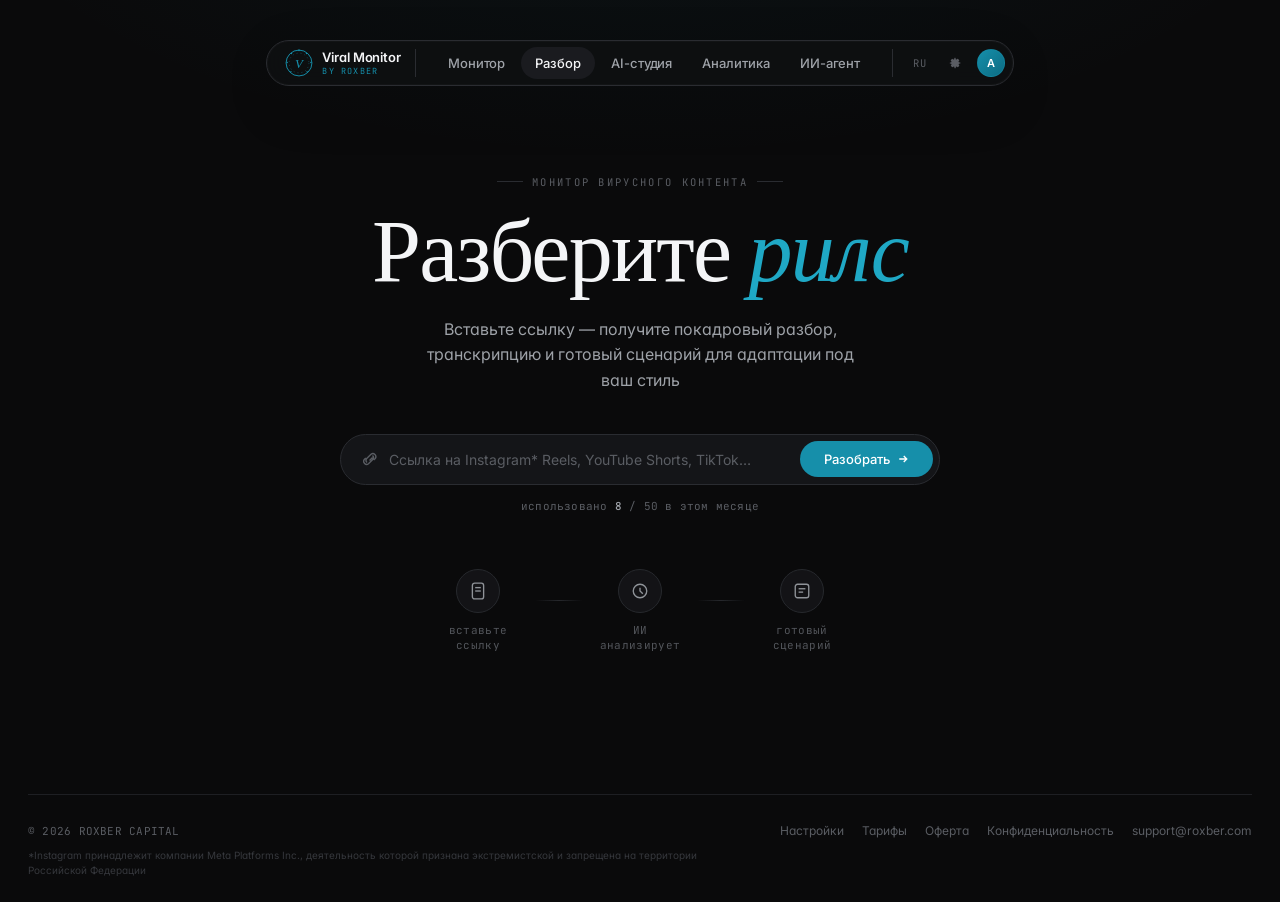
<file: plan/design_export/vira-ai/project/VIRA Dashboard.html>
<!DOCTYPE html>
<html lang="ru">
<head>
<meta charset="UTF-8">
<meta name="viewport" content="width=device-width,initial-scale=1">
<title>VIRA — Разбор вирусного контента</title>
<link rel="preconnect" href="https://fonts.googleapis.com">
<link rel="preconnect" href="https://fonts.gstatic.com" crossorigin>
<link href="https://fonts.googleapis.com/css2?family=Crimson+Text:ital,wght@0,400;0,600;1,400&family=Inter:wght@400;500;600&family=JetBrains+Mono:wght@400;500&display=swap" rel="stylesheet">
<style>
  *{box-sizing:border-box;margin:0;padding:0}
  :root{
    --teal:#168FAA;
    --teal-hi:#1FA8C5;
    --bg:#0a0a0b;
    --bg1:#0f1012;
    --bg2:#141518;
    --bg3:#1a1b1f;
    --br:#1e1f23;
    --br2:#2a2c31;
    --t1:#f4f5f7;
    --t2:#9ea2a8;
    --t3:#5a5d63;
    --t4:#36383d;
    --mono:'JetBrains Mono',ui-monospace,monospace;
    --card-pad:12px;
    --card-gap:14px;
  }
  html,body{background:var(--bg);color:var(--t1);min-height:100vh;font-family:'Inter',-apple-system,BlinkMacSystemFont,'Segoe UI',sans-serif;font-feature-settings:"cv11","ss01"}
  body{background:
    radial-gradient(1200px 600px at 50% -200px, rgba(22,143,170,.08), transparent 60%),
    var(--bg)}
  .serif{font-family:'Crimson Text',Cambria,Georgia,serif;font-weight:400;letter-spacing:-.01em}
  .mono{font-family:var(--mono)}
  button{font-family:inherit;color:inherit}
  input,textarea{font-family:inherit}
  ::selection{background:color-mix(in oklab,var(--teal) 50%,transparent);color:#fff}
  .app{max-width:1320px;margin:0 auto;padding:0 28px;min-height:100vh;display:flex;flex-direction:column}

  /* ─── FLOATING CENTERED NAV ─── */
  .nav-wrap{position:sticky;top:18px;z-index:100;display:flex;justify-content:center;padding-top:22px;margin-bottom:6px}
  .nav{
    display:flex;align-items:center;gap:18px;
    background:color-mix(in oklab, var(--bg1) 82%, transparent);
    backdrop-filter:blur(14px) saturate(140%);
    -webkit-backdrop-filter:blur(14px) saturate(140%);
    border:1px solid var(--br2);
    border-radius:100px;
    padding:6px 8px 6px 18px;
    box-shadow:0 18px 60px -20px rgba(0,0,0,.7), 0 0 0 1px rgba(255,255,255,.02) inset;
  }
  .logo{display:flex;align-items:center;gap:9px;padding-right:14px;border-right:1px solid var(--br2);cursor:pointer;user-select:none}
  .logo:hover .lt{color:var(--teal-hi)}
  .logo svg{flex-shrink:0}
  .lt{font-size:13px;font-weight:600;color:var(--t1);line-height:1;letter-spacing:-.01em}
  .ls{font-family:var(--mono);font-size:8.5px;color:var(--teal);letter-spacing:.14em;text-transform:uppercase;line-height:1;margin-top:3px}
  .nav-links{display:flex;align-items:center;gap:2px}
  .nl{padding:8px 14px;font-size:13px;color:var(--t2);cursor:pointer;border:none;background:transparent;transition:all .18s;white-space:nowrap;border-radius:999px;font-weight:500;letter-spacing:-.005em}
  .nl:hover{color:var(--t1)}
  .nl.on{color:var(--t1);background:var(--bg3)}
  .nav-r{display:flex;align-items:center;gap:8px;padding-left:14px;border-left:1px solid var(--br2)}
  .lang{font-family:var(--mono);font-size:10.5px;color:var(--t3);cursor:pointer;padding:4px 6px;letter-spacing:.06em}
  .lang:hover{color:var(--t2)}
  .gear{width:28px;height:28px;border:none;border-radius:50%;background:transparent;display:flex;align-items:center;justify-content:center;cursor:pointer;color:var(--t3);transition:color .15s}
  .gear:hover{color:var(--t1);background:var(--bg3)}
  .av{width:28px;height:28px;border-radius:50%;background:linear-gradient(135deg,var(--teal),#0c6b82);display:flex;align-items:center;justify-content:center;font-size:11px;font-weight:600;color:#fff;cursor:pointer;border:1px solid color-mix(in oklab,var(--teal) 40%,transparent)}

  /* ─── HERO ─── */
  .body{flex:1;min-height:0}
  .hero{display:flex;flex-direction:column;align-items:center;justify-content:center;min-height:calc(100vh - 180px);padding:40px 24px 80px;text-align:center;position:relative}
  .hero-eye{font-family:var(--mono);font-size:10.5px;letter-spacing:.22em;color:var(--t3);text-transform:uppercase;margin-bottom:22px;display:flex;align-items:center;gap:9px}
  .hero-eye::before,.hero-eye::after{content:'';height:1px;width:26px;background:var(--br2)}
  .hero-h{font-size:88px;line-height:1;color:var(--t1);letter-spacing:-.02em;margin-bottom:18px}
  .hero-h em{color:var(--teal-hi);font-style:italic}
  .hero-sub{font-size:16px;color:var(--t2);line-height:1.6;margin-bottom:40px;max-width:440px}
  .hero-row{display:flex;background:var(--bg2);border:1px solid var(--br2);border-radius:100px;padding:6px 6px 6px 22px;width:100%;max-width:600px;margin-bottom:14px;transition:border-color .2s, box-shadow .2s;align-items:center}
  .hero-row:focus-within{border-color:color-mix(in oklab,var(--teal) 70%,transparent);box-shadow:0 0 0 4px color-mix(in oklab,var(--teal) 15%,transparent)}
  .hero-row svg.link-ic{color:var(--t3);margin-right:10px;flex-shrink:0}
  .hero-inp{flex:1;background:transparent;border:none;font-size:14px;color:var(--t1);outline:none;padding:10px 0}
  .hero-inp::placeholder{color:var(--t3)}
  .hero-btn{padding:10px 24px;background:var(--teal);border:none;border-radius:100px;font-size:13px;font-weight:500;color:#fff;cursor:pointer;transition:background .15s;display:flex;align-items:center;gap:7px}
  .hero-btn:hover{background:var(--teal-hi)}
  .hero-use{font-family:var(--mono);font-size:11px;color:var(--t3);margin-bottom:56px;letter-spacing:.02em}
  .hero-use b{color:var(--t2);font-weight:500}
  .steps{display:flex;align-items:center;gap:12px;opacity:.9}
  .step{display:flex;flex-direction:column;align-items:center;gap:10px}
  .step-ic{width:44px;height:44px;border-radius:50%;border:1px solid var(--br2);background:var(--bg2);display:flex;align-items:center;justify-content:center;color:var(--t2);transition:all .2s}
  .step:hover .step-ic{border-color:var(--teal);color:var(--teal-hi)}
  .step-lb{font-size:11px;color:var(--t3);max-width:90px;text-align:center;line-height:1.4;font-family:var(--mono);letter-spacing:.03em}
  .step-ln{width:48px;height:1px;background:linear-gradient(90deg,transparent,var(--br2),transparent);margin-bottom:21px}

  /* ─── FILTER BAR ─── */
  .fbar{padding:16px 4px 14px;border-bottom:1px solid var(--br)}
  .fb1{display:flex;align-items:flex-start;justify-content:space-between;margin-bottom:16px;gap:16px;flex-wrap:wrap}
  .fbt{font-size:28px;font-weight:400;color:var(--t1);letter-spacing:-.02em}
  .fbs{font-size:13px;color:var(--t3);margin-top:4px;display:flex;align-items:center;gap:8px}
  .pulse{display:inline-block;width:6px;height:6px;border-radius:50%;background:#4ade80;box-shadow:0 0 0 0 rgba(74,222,128,.5);animation:pulse 2s infinite}
  @keyframes pulse{0%{box-shadow:0 0 0 0 rgba(74,222,128,.5)}70%{box-shadow:0 0 0 8px rgba(74,222,128,0)}100%{box-shadow:0 0 0 0 rgba(74,222,128,0)}}
  .fbq{display:flex;align-items:center;gap:10px}
  .fbq-n{font-family:var(--mono);font-size:11px;color:var(--t3)}
  .add{padding:7px 13px;border:1px solid var(--br2);border-radius:8px;background:transparent;font-size:12px;color:var(--t2);cursor:pointer;transition:all .15s;display:flex;align-items:center;gap:6px;white-space:nowrap}
  .add:hover{border-color:var(--teal);color:var(--teal-hi);background:color-mix(in oklab,var(--teal) 6%,transparent)}
  .fb2{display:flex;align-items:center;gap:10px;flex-wrap:wrap}
  .seg{display:flex;background:var(--bg2);border:1px solid var(--br);border-radius:10px;padding:2px}
  .sb{padding:6px 12px;font-size:12px;color:var(--t3);cursor:pointer;border-radius:8px;border:none;background:transparent;transition:all .12s;font-weight:500}
  .sb:hover{color:var(--t2)}
  .sb.on{background:var(--bg3);color:var(--t1);box-shadow:0 1px 2px rgba(0,0,0,.2)}
  .dv{width:1px;height:20px;background:var(--br);flex-shrink:0}
  .pills{display:flex;gap:6px;flex-wrap:wrap}
  .pp{padding:6px 12px;border-radius:100px;font-size:12px;border:1px solid var(--br2);color:var(--t2);cursor:pointer;background:transparent;transition:all .15s;white-space:nowrap}
  .pp:hover{color:var(--t1);border-color:var(--t3)}
  .pp.on{background:var(--teal);border-color:var(--teal);color:#fff}
  .pp.all{font-family:var(--mono);letter-spacing:.03em;font-size:11.5px;text-transform:uppercase}
  .ppmore{position:relative;display:inline-flex;align-items:center;gap:5px;color:var(--t3);border-style:dashed}
  .ppmore:hover{color:var(--t1)}
  .ndd{position:absolute;top:calc(100% + 6px);right:0;min-width:240px;background:var(--bg1);border:1px solid var(--br2);border-radius:12px;padding:6px;z-index:50;display:none;box-shadow:0 18px 48px -12px rgba(0,0,0,.7);max-height:340px;overflow-y:auto}
  .ndd.on{display:block}
  .ndd-h{font-size:10px;color:var(--t3);font-family:var(--mono);letter-spacing:.05em;text-transform:uppercase;padding:8px 10px 6px}
  .ndd-i{display:flex;align-items:center;justify-content:space-between;gap:10px;padding:8px 10px;border-radius:8px;cursor:pointer;font-size:12.5px;color:var(--t1);transition:background .12s}
  .ndd-i:hover{background:var(--bg2)}
  .ndd-s{font-size:10.5px;color:var(--t3);font-weight:400}
  .ndd-f{margin-top:4px;padding:9px 10px;border-top:1px solid var(--br);font-size:11.5px;color:var(--teal-hi);cursor:pointer;font-family:var(--mono);letter-spacing:.02em}
  .ndd-f:hover{color:#fff}
  /* niche picker (settings) */
  .nlimit{font-family:var(--mono);font-size:10.5px;color:var(--t3);margin-left:8px;letter-spacing:.04em;font-weight:400}
  .nlimit.full{color:var(--teal-hi)}
  .nhelp{font-size:11.5px;color:var(--t3);margin:2px 0 10px;line-height:1.5}
  .ngrid{display:grid;grid-template-columns:repeat(3,1fr);gap:8px}
  @media(max-width:720px){.ngrid{grid-template-columns:repeat(2,1fr)}}
  .nitem{position:relative;padding:11px 12px;border:1px solid var(--br2);border-radius:10px;cursor:pointer;background:transparent;transition:all .15s;user-select:none;display:flex;flex-direction:column;gap:3px;overflow:hidden}
  .nitem:hover{border-color:var(--t3);background:var(--bg2)}
  .nitem.on{border-color:var(--teal);background:color-mix(in oklab,var(--teal) 8%,var(--bg1))}
  .nitem.disabled{opacity:.4;cursor:not-allowed}
  .nitem-en{font-size:13px;color:var(--t1);font-weight:500;letter-spacing:-.005em}
  .nitem-ru{font-size:11px;color:var(--t3);font-weight:400}
  .nitem-tp{position:absolute;top:8px;right:8px;font-family:var(--mono);font-size:8.5px;letter-spacing:.04em;text-transform:uppercase;color:var(--t3);padding:1px 5px;border-radius:4px;border:1px solid var(--br);background:var(--bg2)}
  .nitem.on .nitem-tp{border-color:var(--teal);color:var(--teal-hi);background:transparent}
  .sorts{display:flex;gap:1px;margin-left:auto}
  /* social network filter */
  .socnet{display:flex;background:var(--bg2);border:1px solid var(--br);border-radius:10px;padding:3px;gap:2px}
  .sn{width:30px;height:26px;display:flex;align-items:center;justify-content:center;border:none;background:transparent;border-radius:7px;cursor:pointer;color:var(--t3);transition:all .15s;padding:0}
  .sn:hover{color:var(--t1)}
  .sn.on{background:var(--bg3);color:var(--t1);box-shadow:0 1px 2px rgba(0,0,0,.2)}
  .sn[data-v="all"]{min-width:40px;padding:0 8px;width:auto}
  /* third row: search + time range */
  .fb3{display:flex;align-items:center;gap:10px;margin-top:10px;flex-wrap:wrap}
  .search{flex:1;min-width:260px;display:flex;align-items:center;gap:8px;background:var(--bg2);border:1px solid var(--br);border-radius:10px;padding:7px 12px;transition:border-color .15s}
  .search:focus-within{border-color:var(--teal)}
  .search svg{color:var(--t3);flex-shrink:0}
  .search-inp{flex:1;background:transparent;border:none;font-size:13px;color:var(--t1);outline:none;font-family:inherit}
  .search-inp::placeholder{color:var(--t3)}
  .timerange{display:flex;gap:1px}
  .tr{padding:6px 11px;font-size:11.5px;color:var(--t3);cursor:pointer;border-radius:7px;border:none;background:transparent;transition:all .12s;white-space:nowrap;font-family:var(--mono);letter-spacing:.02em}
  .tr:hover{color:var(--t1);background:var(--bg2)}
  .tr.on{color:var(--teal-hi);background:var(--bg2)}
  .srt{padding:6px 12px;font-size:12px;color:var(--t3);cursor:pointer;border-radius:8px;border:none;background:transparent;transition:all .12s;white-space:nowrap}
  .srt:hover{color:var(--t1);background:var(--bg2)}
  .srt.on{color:var(--t1);background:var(--bg2)}

  /* ─── TREND GRID (4-col, 9:16) ─── */
  .g4{display:grid;grid-template-columns:repeat(4,1fr);gap:var(--card-gap);padding:20px 0 40px}
  @media(max-width:1100px){.g4{grid-template-columns:repeat(3,1fr)}}
  @media(max-width:760px){.g4{grid-template-columns:repeat(2,1fr)}}
  .vc{background:var(--bg1);border-radius:14px;overflow:hidden;cursor:pointer;border:1px solid var(--br);transition:all .2s;display:flex;flex-direction:column}
  .vc:hover{border-color:var(--br2);background:var(--bg2);transform:translateY(-2px);box-shadow:0 12px 36px -16px rgba(0,0,0,.6)}
  .vth{aspect-ratio:9/16;position:relative;display:flex;align-items:center;justify-content:center;overflow:hidden;isolation:isolate}
  .vth::before{content:'';position:absolute;inset:0;background:radial-gradient(circle at 30% 30%, rgba(255,255,255,.08), transparent 60%);z-index:1}
  .vem{font-size:54px;position:relative;z-index:2;filter:drop-shadow(0 6px 20px rgba(0,0,0,.4))}
  .vov{position:absolute;inset:0;background:linear-gradient(to top,rgba(0,0,0,.92) 0%,rgba(0,0,0,.2) 45%,transparent 65%);z-index:3}
  .vtop{position:absolute;top:0;left:0;right:0;padding:10px;display:flex;align-items:center;justify-content:space-between;z-index:4}
  .vpl{width:22px;height:22px;border-radius:6px;display:flex;align-items:center;justify-content:center;background:rgba(0,0,0,.35);backdrop-filter:blur(6px)}
  .vht{cursor:pointer;transition:color .15s;display:flex;align-items:center;width:22px;height:22px;justify-content:center;border-radius:6px;background:rgba(0,0,0,.35);backdrop-filter:blur(6px);color:rgba(255,255,255,.5)}
  .vht:hover{color:#f87171}
  .vbadge{position:absolute;top:40px;right:10px;font-family:var(--mono);font-size:10px;font-weight:500;padding:3px 8px;border-radius:6px;z-index:4;letter-spacing:.02em;display:flex;align-items:center;gap:4px}
  .bh{background:#FF4500;color:#fff;box-shadow:0 4px 14px -4px rgba(255,69,0,.6)}
  .bw{background:#d97706;color:#fff}
  .bo{background:rgba(255,255,255,.1);color:rgba(255,255,255,.7);backdrop-filter:blur(6px)}
  .vbot{position:absolute;bottom:0;left:0;right:0;padding:12px;z-index:4}
  .vtime{font-family:var(--mono);font-size:10px;color:rgba(255,255,255,.55);margin-bottom:5px;display:flex;align-items:center;gap:6px}
  .vtime .vdot{width:2px;height:2px;border-radius:50%;background:rgba(255,255,255,.4)}
  .vtitle{font-size:13px;color:#fff;line-height:1.35;overflow:hidden;display:-webkit-box;-webkit-line-clamp:2;-webkit-box-orient:vertical;font-weight:500;letter-spacing:-.005em}
  .vcb{padding:var(--card-pad)}
  .vcm{display:flex;align-items:center;justify-content:space-between;margin-bottom:8px;gap:6px}
  .vch{font-size:12px;color:var(--t1);font-weight:500}
  .vni{font-size:10px;color:var(--t3);font-family:var(--mono);letter-spacing:.02em;text-transform:uppercase}
  .vcst{display:flex;align-items:center;gap:10px;padding-top:9px;border-top:1px solid var(--br)}
  .vcv{font-family:var(--mono);font-size:10px;color:var(--t3);display:flex;align-items:center;gap:4px}
  .vccr{margin-left:auto;font-family:var(--mono);font-size:10px;color:var(--teal-hi);font-weight:500}
  .vbtn{width:100%;padding:8px;background:transparent;border:1px solid var(--br2);border-radius:8px;font-size:11.5px;color:var(--t2);cursor:pointer;margin-top:10px;transition:all .15s;font-weight:500}
  .vbtn:hover{border-color:var(--teal);color:#fff;background:var(--teal)}

  /* striped placeholder thumbs (tweak option) */
  .thumb-striped{background:repeating-linear-gradient(135deg,var(--bg2) 0 10px,var(--bg3) 10px 20px) !important}
  .thumb-striped .vem{font-family:var(--mono);font-size:11px !important;color:var(--t3);font-style:normal;letter-spacing:.05em;text-transform:uppercase;filter:none}

  /* compact density */
  .compact .g4{--card-gap:10px;padding:16px 0 32px}
  .compact .vcb{--card-pad:9px}
  .compact .vem{font-size:44px}
  .compact .vbtn{padding:6px;font-size:10.5px;margin-top:7px}
  .compact .vbadge{font-size:9.5px;padding:2.5px 6px}

  /* ─── AI STUDIO ─── */
  .sttop{padding:20px 4px 14px;border-bottom:1px solid var(--br);display:flex;align-items:center;gap:8px;flex-wrap:wrap}
  .sttl{font-size:28px;font-weight:400;color:var(--t1);margin-right:12px;letter-spacing:-.02em}
  .stb{padding:7px 14px;border-radius:100px;font-size:12px;border:1px solid var(--br2);color:var(--t2);cursor:pointer;background:transparent;transition:all .15s;white-space:nowrap;display:flex;align-items:center;gap:6px;font-weight:500}
  .stb:hover{color:var(--t1);border-color:var(--t3)}
  .stb.on{background:var(--teal);border-color:var(--teal);color:#fff}
  .cnt{font-family:var(--mono);font-size:9.5px;padding:2px 6px;border-radius:5px;font-weight:500}
  .cp{background:#4a2800;color:#fb923c}
  .cd{background:#14352a;color:#4ade80}
  /* AI-Studio uses same 4-col 9:16 grid as Trends */
  .sc{background:var(--bg1);border-radius:14px;overflow:hidden;border:1px solid var(--br);transition:all .2s;display:flex;flex-direction:column;cursor:pointer}
  .sc:hover{border-color:var(--br2);background:var(--bg2);transform:translateY(-2px);box-shadow:0 12px 36px -16px rgba(0,0,0,.6)}
  .scth{aspect-ratio:9/16;display:flex;align-items:center;justify-content:center;position:relative;overflow:hidden;isolation:isolate}
  .scth::before{content:'';position:absolute;inset:0;background:radial-gradient(circle at 30% 30%,rgba(255,255,255,.08),transparent 60%);z-index:1}
  .scem{font-size:54px;position:relative;z-index:2;filter:drop-shadow(0 6px 20px rgba(0,0,0,.4))}
  .scov{position:absolute;inset:0;background:linear-gradient(to top,rgba(0,0,0,.92) 0%,rgba(0,0,0,.2) 45%,transparent 65%);z-index:3}
  .scst{position:absolute;top:10px;right:10px;font-family:var(--mono);font-size:9.5px;padding:3px 8px;border-radius:6px;font-weight:500;z-index:4;letter-spacing:.04em;text-transform:uppercase}
  .sd{background:#14352a;color:#4ade80}
  .sp{background:#4a2800;color:#fb923c}
  .scthbot{position:absolute;bottom:0;left:0;right:0;padding:12px;z-index:4}
  .schk{font-size:13px;color:#fff;line-height:1.35;overflow:hidden;display:-webkit-box;-webkit-line-clamp:3;-webkit-box-orient:vertical;font-weight:500;letter-spacing:-.005em}
  .scb{padding:var(--card-pad)}
  .sch{display:flex;align-items:center;justify-content:space-between;margin-bottom:8px;gap:6px}
  .schh{font-size:12px;color:var(--t1);font-weight:500}
  .schn{font-size:10px;color:var(--t3);font-family:var(--mono);letter-spacing:.02em;text-transform:uppercase}
  .scbtns{display:flex;gap:6px;padding-top:9px;border-top:1px solid var(--br)}
  .scbtn{flex:1;padding:7px;background:transparent;border:1px solid var(--br2);border-radius:7px;font-size:11px;color:var(--t2);cursor:pointer;transition:all .15s;font-weight:500}
  .scbtn:hover{border-color:var(--teal);color:#fff;background:var(--teal)}
  .compact .scem{font-size:44px}
  .compact .scbtn{padding:6px;font-size:10.5px}

  /* ─── EMPTY (Analytics) ─── */
  .empty{display:flex;flex-direction:column;align-items:center;justify-content:center;min-height:calc(100vh - 240px);gap:16px;padding:60px 40px;text-align:center}
  .ei{width:68px;height:68px;border-radius:18px;background:var(--bg2);border:1px solid var(--br2);display:flex;align-items:center;justify-content:center;margin-bottom:6px;color:var(--t3);position:relative}
  .ei::after{content:'';position:absolute;inset:-10px;border:1px solid var(--br);border-radius:26px;opacity:.5}
  .et{font-size:24px;font-weight:400;color:var(--t1);letter-spacing:-.01em}
  .es{font-size:14px;color:var(--t2);line-height:1.6;max-width:360px}
  .eb{padding:11px 26px;background:var(--teal);border:none;border-radius:10px;font-size:13px;font-weight:500;color:#fff;cursor:pointer;transition:background .15s}
  .eb:hover{background:var(--teal-hi)}
  .eh{font-family:var(--mono);font-size:10.5px;color:var(--t3);letter-spacing:.05em}

  /* ─── AGENT ─── */
  .agwrap{display:flex;flex-direction:column;height:calc(100vh - 130px);padding-bottom:20px}
  .agtop{padding:24px 4px 18px;flex-shrink:0}
  .agtitle{font-size:28px;font-weight:400;color:var(--t1);margin-bottom:6px;letter-spacing:-.02em}
  .agsub{font-size:13px;color:var(--t3);margin-bottom:22px}
  .agchips{display:grid;grid-template-columns:repeat(4,1fr);gap:10px}
  @media(max-width:900px){.agchips{grid-template-columns:repeat(2,1fr)}}
  .ac{padding:14px;border:1px solid var(--br);border-radius:12px;cursor:pointer;background:var(--bg1);transition:all .18s;display:flex;flex-direction:column;gap:4px;text-align:left}
  .ac:hover{border-color:var(--teal);background:color-mix(in oklab,var(--teal) 4%,var(--bg1));transform:translateY(-1px)}
  .aci{font-size:18px;margin-bottom:4px}
  .act{font-size:13px;font-weight:500;color:var(--t1);line-height:1.3;letter-spacing:-.005em}
  .acs{font-size:11px;color:var(--t3);line-height:1.4;font-family:var(--mono);letter-spacing:.01em}
  .agchat{flex:1;overflow-y:auto;padding:16px 4px;display:flex;flex-direction:column;min-height:200px}
  .agchat::-webkit-scrollbar{width:4px}
  .agchat::-webkit-scrollbar-thumb{background:var(--br2);border-radius:2px}
  .chatem{display:flex;align-items:center;justify-content:center;flex:1;font-size:13px;color:var(--t3);font-family:var(--mono);letter-spacing:.02em}
  .agfooter{padding:14px 4px 0;border-top:1px solid var(--br);flex-shrink:0}
  .agbox{display:flex;align-items:flex-end;background:var(--bg2);border:1px solid var(--br2);border-radius:16px;padding:10px 12px;gap:8px;transition:border-color .15s}
  .agbox:focus-within{border-color:var(--teal)}
  .agta{flex:1;background:transparent;border:none;font-size:13.5px;color:var(--t1);outline:none;resize:none;max-height:100px;min-height:22px;line-height:1.5}
  .agta::placeholder{color:var(--t3)}
  .agibn{width:28px;height:28px;border-radius:7px;display:flex;align-items:center;justify-content:center;cursor:pointer;color:var(--t3);background:transparent;border:none;transition:all .15s}
  .agibn:hover{color:var(--t1);background:var(--bg3)}
  .agsend{width:32px;height:32px;border-radius:9px;background:var(--teal);border:none;display:flex;align-items:center;justify-content:center;cursor:pointer;flex-shrink:0;transition:background .15s}
  .agsend:hover{background:var(--teal-hi)}
  .aghint{font-family:var(--mono);font-size:10px;color:var(--t3);text-align:center;margin-top:10px;letter-spacing:.03em}

  /* ─── SETTINGS ─── */
  .sw{padding:30px 4px 60px;display:flex;flex-direction:column;gap:18px;max-width:680px;margin:0 auto;width:100%}
  .sh{display:flex;align-items:center;justify-content:space-between;padding-bottom:8px}
  .sht{font-size:32px;font-weight:400;color:var(--t1);letter-spacing:-.02em}
  .sback{font-size:13px;color:var(--teal-hi);cursor:pointer;background:transparent;border:none;padding:6px 10px;border-radius:6px}
  .sback:hover{background:var(--bg2)}
  .sblk{background:var(--bg1);border-radius:14px;padding:22px;border:1px solid var(--br);display:flex;flex-direction:column;gap:16px}
  .stit{font-size:16px;font-weight:500;color:var(--t1);letter-spacing:-.005em}
  .ssub{font-size:12px;color:var(--t3);margin-top:-12px}
  .slbl{font-family:var(--mono);font-size:10.5px;font-weight:500;color:var(--t3);margin-bottom:6px;letter-spacing:.06em;text-transform:uppercase}
  .sinp{width:100%;padding:11px 14px;background:var(--bg);border:1px solid var(--br2);border-radius:9px;font-size:13px;color:var(--t1);outline:none;transition:border-color .15s}
  .sinp:focus{border-color:var(--teal)}
  .sta{width:100%;padding:12px 14px;background:var(--bg);border:1px solid var(--br2);border-radius:9px;font-size:13px;color:var(--t1);outline:none;resize:vertical;min-height:88px;line-height:1.6;transition:border-color .15s}
  .sta:focus{border-color:var(--teal)}
  .tg2{display:grid;grid-template-columns:1fr 1fr;gap:9px}
  .tb{background:var(--bg);border-radius:10px;padding:13px 15px;border:1px solid var(--br2);cursor:pointer;transition:all .15s}
  .tb:hover{border-color:var(--t3)}
  .tb.on{border-color:var(--teal);background:color-mix(in oklab,var(--teal) 4%,var(--bg))}
  .tbt{font-size:13px;font-weight:500;color:var(--t1);margin-bottom:3px}
  .tbs{font-size:11px;color:var(--t3);line-height:1.5}
  .chips{display:flex;flex-wrap:wrap;gap:6px}
  .chip{font-size:12px;padding:5px 11px;border-radius:100px;background:var(--bg);border:1px solid var(--br2);color:var(--t2);cursor:pointer}
  .chip.stop{border-color:#4a1a1a;background:#160808;color:#f87171}
  .chip.plus{border-style:dashed;color:var(--t3)}
  .sbtn{padding:10px 22px;background:var(--teal);border:none;border-radius:9px;font-size:13px;font-weight:500;color:#fff;cursor:pointer;transition:background .15s}
  .sbtn:hover{background:var(--teal-hi)}
  .sghost{padding:10px 18px;border:1px solid var(--br2);background:transparent;border-radius:9px;font-size:13px;color:var(--t2);cursor:pointer}
  .sghost:hover{border-color:var(--t3);color:var(--t1)}
  .tgbl{background:linear-gradient(135deg,#152030,#0f1825);border-radius:12px;padding:22px;border:1px solid #1e3050;display:flex;flex-direction:column;align-items:center;gap:12px;text-align:center}
  .tgbtn{padding:11px 22px;background:#2481cc;border:none;border-radius:9px;font-size:13px;color:#fff;cursor:pointer;display:flex;align-items:center;gap:8px;font-weight:500}
  .lgrid{display:flex;gap:8px;flex-wrap:wrap}
  .lb{padding:11px 16px;border-radius:9px;border:1px solid var(--br2);background:var(--bg);cursor:pointer;text-align:center;min-width:62px;transition:all .15s}
  .lb:hover{border-color:var(--t3)}
  .lb.on{border-color:var(--teal);background:color-mix(in oklab,var(--teal) 5%,var(--bg))}
  .lbc{font-size:13px;font-weight:500;color:var(--t1)}
  .lbn{font-size:10px;color:var(--t3);margin-top:2px;font-family:var(--mono)}
  .togrow{display:flex;align-items:center;justify-content:space-between;padding:2px 0}
  .tog{width:40px;height:22px;background:var(--br);border-radius:11px;position:relative;cursor:pointer;transition:background .2s}
  .tog.on{background:var(--teal)}
  .togk{width:18px;height:18px;background:#fff;border-radius:50%;position:absolute;top:2px;left:2px;transition:left .2s;box-shadow:0 2px 4px rgba(0,0,0,.3)}
  .tog.on .togk{left:20px}
  .delbtn{padding:9px 18px;border:1px solid #4a1a1a;background:transparent;border-radius:9px;font-size:12px;color:#f87171;cursor:pointer}
  .delbtn:hover{background:#160808}
  .ssep{display:flex;align-items:center;gap:14px;padding:8px 0}
  .ssepline{flex:1;height:1px;background:var(--br)}
  .sseptxt{font-family:var(--mono);font-size:10px;color:var(--t3);letter-spacing:.1em;text-transform:uppercase}

  /* ─── FOOTER ─── */
  .footer{padding:28px 0 24px;margin-top:auto;border-top:1px solid var(--br)}
  .footer-row1{display:flex;align-items:center;justify-content:space-between;flex-wrap:wrap;gap:10px;margin-bottom:10px}
  .footer-copy{font-family:var(--mono);font-size:11px;color:var(--t3);letter-spacing:.02em}
  .footer-links{display:flex;align-items:center;gap:18px;flex-wrap:wrap}
  .fl{font-size:12px;color:var(--t3);cursor:pointer;transition:color .15s;text-decoration:none}
  .fl:hover{color:var(--teal-hi)}
  .footer-row2{font-size:10px;color:var(--t4);line-height:1.5;text-align:left;max-width:720px}

  /* ─── AUTHORS PANEL ─── */
  .authors-open{display:flex;align-items:center;gap:8px;background:var(--bg2);border:1px solid var(--br2);border-radius:100px;padding:5px 12px 5px 5px;cursor:pointer;color:var(--t2);font-family:var(--mono);font-size:10.5px;letter-spacing:.03em;transition:all .15s}
  .authors-open:hover{border-color:var(--t3);color:var(--t1)}
  .fbq-avs{display:flex;align-items:center}
  .fbq-avs .fbq-av{width:20px;height:20px;border-radius:50%;display:flex;align-items:center;justify-content:center;font-size:9px;font-weight:600;color:#fff;border:1.5px solid var(--bg2);margin-left:-6px;font-family:'Inter',sans-serif;letter-spacing:0}
  .fbq-avs .fbq-av:first-child{margin-left:0}
  .modal-back{position:fixed;inset:0;background:rgba(0,0,0,.62);backdrop-filter:blur(4px);z-index:300;display:none;align-items:flex-start;justify-content:center;padding:60px 20px;overflow-y:auto}
  .modal-back.on{display:flex}
  .modal{background:var(--bg1);border:1px solid var(--br2);border-radius:18px;width:100%;max-width:620px;box-shadow:0 30px 80px -20px rgba(0,0,0,.8);overflow:hidden;display:flex;flex-direction:column;max-height:calc(100vh - 120px)}
  .modal-h{display:flex;align-items:center;justify-content:space-between;padding:20px 22px 16px;border-bottom:1px solid var(--br);flex-shrink:0}
  .modal-ht{display:flex;flex-direction:column;gap:3px}
  .modal-tit{font-size:20px;font-weight:400;color:var(--t1);letter-spacing:-.01em}
  .modal-sub{font-family:var(--mono);font-size:10.5px;color:var(--t3);letter-spacing:.04em}
  .modal-x{width:30px;height:30px;border:none;background:transparent;color:var(--t3);border-radius:8px;cursor:pointer;display:flex;align-items:center;justify-content:center}
  .modal-x:hover{background:var(--bg3);color:var(--t1)}
  .auth-add{padding:14px 22px;border-bottom:1px solid var(--br);display:flex;gap:8px;flex-shrink:0}
  .auth-inp{flex:1;padding:10px 14px;background:var(--bg);border:1px solid var(--br2);border-radius:9px;font-size:13px;color:var(--t1);outline:none;transition:border-color .15s}
  .auth-inp:focus{border-color:var(--teal)}
  .auth-inp::placeholder{color:var(--t3)}
  .auth-addbtn{padding:9px 18px;background:var(--teal);border:none;border-radius:9px;font-size:12.5px;font-weight:500;color:#fff;cursor:pointer;transition:background .15s;display:flex;align-items:center;gap:6px}
  .auth-addbtn:hover{background:var(--teal-hi)}
  .auth-meta{padding:10px 22px;border-bottom:1px solid var(--br);display:flex;align-items:center;justify-content:space-between;flex-shrink:0}
  .auth-count{font-family:var(--mono);font-size:10.5px;color:var(--t3);letter-spacing:.04em}
  .auth-count b{color:var(--teal-hi);font-weight:500}
  .auth-list{overflow-y:auto;flex:1;padding:6px 0}
  .auth-list::-webkit-scrollbar{width:4px}
  .auth-list::-webkit-scrollbar-thumb{background:var(--br2);border-radius:2px}
  .auth-row{display:flex;align-items:center;gap:14px;padding:12px 22px;transition:background .12s;border-bottom:1px solid transparent}
  .auth-row:hover{background:var(--bg2)}
  .auth-av{width:38px;height:38px;border-radius:50%;display:flex;align-items:center;justify-content:center;font-size:13px;font-weight:600;color:#fff;flex-shrink:0;border:1px solid var(--br2)}
  .auth-info{flex:1;min-width:0}
  .auth-h{font-size:13.5px;color:var(--t1);font-weight:500;display:flex;align-items:center;gap:7px}
  .auth-ni{font-family:var(--mono);font-size:9.5px;color:var(--t3);padding:2px 6px;border:1px solid var(--br2);border-radius:4px;text-transform:uppercase;letter-spacing:.04em;font-weight:500}
  .auth-s{font-family:var(--mono);font-size:10.5px;color:var(--t3);margin-top:3px;display:flex;align-items:center;gap:10px}
  .auth-s .dot{width:2px;height:2px;border-radius:50%;background:var(--t4)}
  .auth-trend{font-family:var(--mono);font-size:10.5px;font-weight:500;padding:3px 8px;border-radius:6px;flex-shrink:0}
  .auth-trend.hot{background:#2a1108;color:#fb923c}
  .auth-trend.warm{background:#1a1410;color:#d4a373}
  .auth-trend.cold{background:var(--bg2);color:var(--t3)}
  .auth-x{width:28px;height:28px;border-radius:7px;border:none;background:transparent;color:var(--t3);cursor:pointer;display:flex;align-items:center;justify-content:center;flex-shrink:0;transition:all .15s}
  .auth-x:hover{background:color-mix(in oklab,#f87171 10%,transparent);color:#f87171}
  .auth-empty{padding:40px;text-align:center;color:var(--t3);font-family:var(--mono);font-size:12px;letter-spacing:.05em}
  .auth-foot{padding:14px 22px;border-top:1px solid var(--br);display:flex;align-items:center;justify-content:space-between;flex-shrink:0;font-family:var(--mono);font-size:10.5px;color:var(--t3)}
  .auth-lim{display:flex;align-items:center;gap:8px}
  .auth-bar{width:90px;height:4px;background:var(--bg3);border-radius:2px;overflow:hidden}
  .auth-bar-fill{height:100%;background:var(--teal);border-radius:2px;transition:width .3s}
  .auth-up{font-size:10.5px;color:var(--teal-hi);cursor:pointer;border:none;background:transparent;font-family:var(--mono);letter-spacing:.04em}
  .auth-up:hover{text-decoration:underline}

  /* ─── TWEAKS PANEL ─── */
  .tweaks{position:fixed;bottom:20px;right:20px;z-index:200;background:color-mix(in oklab,var(--bg1) 92%,transparent);backdrop-filter:blur(14px) saturate(140%);-webkit-backdrop-filter:blur(14px) saturate(140%);border:1px solid var(--br2);border-radius:14px;padding:14px;width:260px;box-shadow:0 20px 60px -20px rgba(0,0,0,.8);display:none;flex-direction:column;gap:12px}
  .tweaks.on{display:flex}
  .tw-h{display:flex;align-items:center;justify-content:space-between;font-family:var(--mono);font-size:10px;color:var(--t3);letter-spacing:.15em;text-transform:uppercase;padding-bottom:8px;border-bottom:1px solid var(--br)}
  .tw-close{background:transparent;border:none;color:var(--t3);cursor:pointer;padding:2px}
  .tw-close:hover{color:var(--t1)}
  .tw-row{display:flex;flex-direction:column;gap:6px}
  .tw-lbl{font-size:11px;color:var(--t2);font-weight:500}
  .tw-swatches{display:flex;gap:6px}
  .tw-sw{width:22px;height:22px;border-radius:50%;cursor:pointer;border:2px solid transparent;transition:transform .15s}
  .tw-sw:hover{transform:scale(1.1)}
  .tw-sw.on{border-color:var(--t1)}
  .tw-seg{display:flex;background:var(--bg);border:1px solid var(--br);border-radius:8px;padding:2px}
  .tw-seg button{flex:1;padding:6px 8px;font-size:11px;color:var(--t3);cursor:pointer;border-radius:6px;border:none;background:transparent;transition:all .12s}
  .tw-seg button.on{background:var(--bg3);color:var(--t1)}
</style>
</head>
<body>
<div class="app" id="app">
  <div class="nav-wrap">
    <nav class="nav">
      <div class="logo" onclick="go('home')">
        <svg width="28" height="28" viewBox="0 0 26 26">
          <circle cx="13" cy="13" r="12" fill="none" stroke="#168FAA" stroke-width=".9"/>
          <circle cx="13" cy="13" r="9.2" fill="none" stroke="#168FAA" stroke-width=".35" stroke-dasharray="1.1 2.6"/>
          <text x="13" y="17.8" text-anchor="middle" font-size="12" fill="#168FAA" font-family="Cambria,Georgia,serif" font-style="italic">V</text>
          <circle cx="13" cy="1.2" r=".8" fill="#168FAA"/>
          <circle cx="20" cy="4.2" r=".65" fill="#168FAA"/>
          <circle cx="24" cy="12.5" r=".65" fill="#168FAA"/>
          <circle cx="20.5" cy="21" r=".65" fill="#168FAA"/>
          <circle cx="5.5" cy="21" r=".65" fill="#168FAA"/>
          <circle cx="2" cy="12.5" r=".65" fill="#168FAA"/>
          <circle cx="6" cy="4.2" r=".65" fill="#168FAA"/>
        </svg>
        <div><div class="lt">Viral Monitor</div><div class="ls">by Roxber</div></div>
      </div>
      <div class="nav-links">
        <button class="nl" data-view="trendy" onclick="go('trendy')">Монитор</button>
        <button class="nl on" data-view="home" onclick="go('home')">Разбор</button>
        <button class="nl" data-view="studio" onclick="go('studio')">AI-студия</button>
        <button class="nl" data-view="analytics" onclick="go('analytics')">Аналитика</button>
        <button class="nl" data-view="agent" onclick="go('agent')">ИИ-агент</button>
      </div>
      <div class="nav-r">
        <span class="lang">RU</span>
        <button class="gear" onclick="goS()" title="Настройки">
          <svg width="14" height="14" viewBox="0 0 16 16" fill="currentColor"><path d="M8 5a3 3 0 1 0 0 6A3 3 0 0 0 8 5zm0 1a2 2 0 1 1 0 4A2 2 0 0 1 8 6zm5.7 1.3l-1.3-.2a4.9 4.9 0 0 0-.4-.9l.8-1a.5.5 0 0 0-.1-.7l-1.2-1.2a.5.5 0 0 0-.7-.1l-1 .8a5 5 0 0 0-1-.4L8.7 2.3A.5.5 0 0 0 8.2 2H7.8a.5.5 0 0 0-.5.4l-.2 1.3a5 5 0 0 0-.9.4l-1-.8a.5.5 0 0 0-.7.1L3.3 4.6a.5.5 0 0 0-.1.7l.8 1a5 5 0 0 0-.4 1l-1.3.1A.5.5 0 0 0 2 7.8v.4c0 .2.2.5.4.5l1.3.2c.1.3.2.6.4.9l-.8 1a.5.5 0 0 0 .1.7l1.2 1.2c.2.2.5.2.7.1l1-.8c.3.2.6.3.9.4l.2 1.3c0 .2.2.4.5.4h.4c.3 0 .5-.2.5-.4l.2-1.3c.3-.1.6-.2.9-.4l1 .8c.2.1.5.1.7-.1l1.2-1.2c.2-.2.2-.5.1-.7l-.8-1c.2-.3.3-.6.4-.9l1.3-.2c.2 0 .4-.2.4-.5v-.4c0-.3-.2-.5-.4-.5z"/></svg>
        </button>
        <div class="av">А</div>
      </div>
    </nav>
  </div>

  <div class="body" id="body" data-screen-label="Main app">

    <!-- ───── HOME ───── -->
    <section id="v-home" data-screen-label="01 Разбор (hero)">
      <div class="hero">
        <div class="hero-eye">Монитор вирусного контента</div>
        <h1 class="hero-h serif">Разберите <em>рилс</em></h1>
        <p class="hero-sub">Вставьте ссылку — получите покадровый разбор, транскрипцию и готовый сценарий для адаптации под ваш стиль</p>
        <div class="hero-row">
          <svg class="link-ic" width="16" height="16" viewBox="0 0 16 16" fill="none" stroke="currentColor" stroke-width="1.4"><path d="M6.5 9.5l3-3M4 11.5a3 3 0 0 1 0-4.2l4-4a3 3 0 0 1 4.2 4.2l-1.5 1.5M9.5 4.5a3 3 0 0 1 0 4.2l-4 4a3 3 0 0 1-4.2-4.2l1.5-1.5"/></svg>
          <input class="hero-inp" placeholder="Ссылка на Instagram* Reels, YouTube Shorts, TikTok…">
          <button class="hero-btn">Разобрать
            <svg width="12" height="12" viewBox="0 0 16 16" fill="none" stroke="currentColor" stroke-width="1.8"><path d="M3 8h10M9 4l4 4-4 4"/></svg>
          </button>
        </div>
        <div class="hero-use">использовано <b>8</b> / 50 в этом месяце</div>
        <div class="steps">
          <div class="step"><div class="step-ic"><svg width="18" height="18" viewBox="0 0 16 16" fill="none" stroke="currentColor" stroke-width="1.2"><rect x="3" y="1" width="10" height="14" rx="2"/><line x1="5.5" y1="5" x2="10.5" y2="5"/><line x1="5.5" y1="8" x2="10.5" y2="8"/></svg></div><div class="step-lb">вставьте ссылку</div></div>
          <div class="step-ln"></div>
          <div class="step"><div class="step-ic"><svg width="18" height="18" viewBox="0 0 16 16" fill="none" stroke="currentColor" stroke-width="1.2"><circle cx="8" cy="8" r="6"/><polyline points="8,5 8,8 10.5,10.5"/></svg></div><div class="step-lb">ИИ анализирует</div></div>
          <div class="step-ln"></div>
          <div class="step"><div class="step-ic"><svg width="18" height="18" viewBox="0 0 16 16" fill="none" stroke="currentColor" stroke-width="1.2"><rect x="2" y="2" width="12" height="12" rx="2"/><line x1="5" y1="6" x2="11" y2="6"/><line x1="5" y1="9" x2="9" y2="9"/></svg></div><div class="step-lb">готовый сценарий</div></div>
        </div>
      </div>
    </section>

    <!-- ───── TRENDS ───── -->
    <section id="v-trendy" style="display:none" data-screen-label="02 Тренды">
      <div class="fbar">
        <div class="fb1">
          <div>
            <div class="fbt serif">Монитор</div>
            <div class="fbs"><span class="pulse"></span>Рилсы, которые набирают аномально много прямо сейчас</div>
          </div>
          <div class="fbq">
            <button class="fbq-n authors-open" onclick="openAuthors()">
              <span class="fbq-avs" id="fbq-avs"></span>
              <span>8/10 авторов</span>
              <svg width="10" height="10" viewBox="0 0 12 12" fill="none" stroke="currentColor" stroke-width="1.5"><polyline points="3,4.5 6,7.5 9,4.5"/></svg>
            </button>
            <button class="add" onclick="openAuthors(true)"><svg width="10" height="10" viewBox="0 0 12 12" fill="none" stroke="currentColor" stroke-width="1.5"><line x1="6" y1="1" x2="6" y2="11"/><line x1="1" y1="6" x2="11" y2="6"/></svg>Добавить автора</button>
          </div>
        </div>
        <div class="fb2">
          <div class="seg">
            <button class="sb on" onclick="setSeg(this)">Для вас</button>
            <button class="sb" onclick="setSeg(this)">Мои авторы</button>
            <button class="sb" onclick="setSeg(this)">Все</button>
          </div>
          <div class="dv"></div>
          <div class="socnet">
            <button class="sn on" data-v="all" onclick="setSN(this)" title="Все"><span style="font-size:11px;font-family:var(--mono);letter-spacing:.03em">Все</span></button>
            <button class="sn" data-v="ig" onclick="setSN(this)" title="Instagram"><svg width="13" height="13" viewBox="0 0 24 24" fill="none" stroke="currentColor" stroke-width="1.8"><rect x="2" y="2" width="20" height="20" rx="5"/><circle cx="12" cy="12" r="5"/><circle cx="17.5" cy="6.5" r="1.2" fill="currentColor" stroke="none"/></svg></button>
            <button class="sn" data-v="yt" onclick="setSN(this)" title="YouTube"><svg width="14" height="14" viewBox="0 0 24 24" fill="currentColor"><path d="M21.6 7.2c-.2-.9-.9-1.6-1.8-1.8C18.2 5 12 5 12 5s-6.2 0-7.8.4c-.9.2-1.6.9-1.8 1.8C2 8.8 2 12 2 12s0 3.2.4 4.8c.2.9.9 1.6 1.8 1.8C5.8 19 12 19 12 19s6.2 0 7.8-.4c.9-.2 1.6-.9 1.8-1.8.4-1.6.4-4.8.4-4.8s0-3.2-.4-4.8zM10 15V9l5 3-5 3z"/></svg></button>
            <button class="sn" data-v="tt" onclick="setSN(this)" title="TikTok"><svg width="12" height="12" viewBox="0 0 24 24" fill="currentColor"><path d="M19.5 8.3c-1.9 0-3.6-.8-4.8-2v8.2a5.5 5.5 0 1 1-5.5-5.5c.3 0 .6 0 .9.1v2.8c-.3-.1-.6-.1-.9-.1a2.7 2.7 0 1 0 2.7 2.7V2h2.8c0 .3 0 .5.1.8.3 1.6 1.6 2.9 3.2 3.2.5.1.9.1 1.5.1v2.2z"/></svg></button>
            <button class="sn" data-v="fav" onclick="setSN(this)" title="Избранное"><svg width="13" height="13" viewBox="0 0 16 16" fill="none" stroke="currentColor" stroke-width="1.5"><path d="M8 13.5C8 13.5 1.5 9 1.5 5a3.5 3.5 0 0 1 6.5-1.8A3.5 3.5 0 0 1 14.5 5C14.5 9 8 13.5 8 13.5z"/></svg></button>
          </div>
          <div class="dv"></div>
          <div class="pills" id="pills"></div>
        </div>
        <div class="fb3">
          <div class="search">
            <svg width="13" height="13" viewBox="0 0 16 16" fill="none" stroke="currentColor" stroke-width="1.4"><circle cx="7" cy="7" r="5"/><line x1="10.5" y1="10.5" x2="14" y2="14"/></svg>
            <input class="search-inp" placeholder="Поиск по описанию, автору…">
          </div>
          <div class="timerange">
            <button class="tr on" onclick="setTR(this)">Всё время</button>
            <button class="tr" onclick="setTR(this)">Сегодня</button>
            <button class="tr" onclick="setTR(this)">Неделя</button>
            <button class="tr" onclick="setTR(this)">Месяц</button>
            <button class="tr" onclick="setTR(this)">Год</button>
          </div>
          <div class="sorts">
            <button class="srt on" onclick="setSrt(this)">Горячее</button>
            <button class="srt" onclick="setSrt(this)">X-factor</button>
            <button class="srt" onclick="setSrt(this)">Просмотры</button>
            <button class="srt" onclick="setSrt(this)">Свежее</button>
          </div>
        </div>
      </div>
      <div class="g4" id="tg"></div>
    </section>

    <!-- ───── STUDIO ───── -->
    <section id="v-studio" style="display:none" data-screen-label="03 AI-студия">
      <div class="sttop">
        <span class="sttl serif">AI-студия</span>
        <button class="stb on" onclick="setStb(this,'all')">Все</button>
        <button class="stb" onclick="setStb(this,'proc')">В обработке <span class="cnt cp">2</span></button>
        <button class="stb" onclick="setStb(this,'done')">Готовые <span class="cnt cd">5</span></button>
        <button class="stb" onclick="setStb(this,'pub')">Размещённые</button>
      </div>
      <div class="g4" id="sg"></div>
    </section>

    <!-- ───── ANALYTICS ───── -->
    <section id="v-analytics" style="display:none" data-screen-label="04 Аналитика">
      <div class="empty">
        <div class="ei"><svg width="30" height="30" viewBox="0 0 24 24" fill="none" stroke="currentColor" stroke-width="1.2"><polyline points="22,12 18,12 15,21 9,3 6,12 2,12"/></svg></div>
        <div class="et serif">Аналитика вашего аккаунта</div>
        <div class="es">Подключите Instagram или YouTube, чтобы видеть охваты, рост подписчиков и эффективность размещённых рилсов</div>
        <button class="eb">Подключить аккаунт</button>
        <div class="eh">Instagram  ·  YouTube  ·  TikTok  ·  ВКонтакте</div>
      </div>
    </section>

    <!-- ───── AGENT ───── -->
    <section id="v-agent" style="display:none" data-screen-label="05 ИИ-агент">
      <div class="agwrap">
        <div class="agtop">
          <div class="agtitle serif">ИИ-агент</div>
          <div class="agsub">Знает всё о ваших конкурентах, трендах и профиле. Спрашивайте.</div>
          <div class="agchips">
            <button class="ac" onclick="chip('Найди вирусные идеи для моей ниши на эту неделю')"><div class="aci">💡</div><div class="act">Вирусные идеи</div><div class="acs">3–10 идей с хуками</div></button>
            <button class="ac" onclick="chip('Разбери контент конкурента — что у него работает')"><div class="aci">🔍</div><div class="act">Анализ конкурента</div><div class="acs">что работает и почему</div></button>
            <button class="ac" onclick="chip('Напиши сценарий рилса на основе последнего тренда')"><div class="aci">✍️</div><div class="act">Сценарий</div><div class="acs">хук + тело + CTA</div></button>
            <button class="ac" onclick="chip('Составь контент-план на неделю для нашего аккаунта')"><div class="aci">📅</div><div class="act">Контент-план</div><div class="acs">7 дней с темами</div></button>
            <button class="ac" onclick="chip('Поищи видео по теме: семейный капитал и дети')"><div class="aci">🎬</div><div class="act">Поиск видео</div><div class="acs">по теме или тренду</div></button>
            <button class="ac" onclick="chip('Проверь наш профиль и дай рекомендации по Bio')"><div class="aci">👤</div><div class="act">Профиль</div><div class="acs">Bio, хайлайты, визуал</div></button>
            <button class="ac" onclick="chip('Разбери последний рилс и дай обратную связь')"><div class="aci">📊</div><div class="act">Разбор рилса</div><div class="acs">хук, структура, CTA</div></button>
            <button class="ac" onclick="chip('Создай карусель: как начать инвестировать с 100 000 ₽')"><div class="aci">🖼</div><div class="act">Карусель</div><div class="acs">5–10 слайдов</div></button>
          </div>
        </div>
        <div class="agchat" id="achat"><div class="chatem" id="achem">выберите действие выше или напишите вопрос</div></div>
        <div class="agfooter">
          <div class="agbox">
            <textarea class="agta" id="ainp" rows="1" placeholder="Спросите про тренды, конкурентов, напишите сценарий…" onkeydown="akey(event)"></textarea>
            <button class="agibn" title="Ссылка"><svg width="14" height="14" viewBox="0 0 16 16" fill="none" stroke="currentColor" stroke-width="1.3"><path d="M6.5 9.5l3-3M4 11.5a3 3 0 0 1 0-4.2l4-4a3 3 0 0 1 4.2 4.2l-1.5 1.5"/></svg></button>
            <button class="agsend" onclick="asend()"><svg width="14" height="14" viewBox="0 0 16 16" fill="white"><path d="M2 2l12 6-12 6V9.5l8-1.5-8-1.5V2z"/></svg></button>
          </div>
          <div class="aghint">ИИ-агент знает ваш профиль, конкурентов и последние тренды</div>
        </div>
      </div>
    </section>

    <!-- ───── SETTINGS ───── -->
    <section id="v-settings" style="display:none" data-screen-label="06 Настройки">
      <div class="sw">
        <div class="sh"><span class="sht serif">Настройки</span><button class="sback" onclick="goBack()">← Назад</button></div>
        <div class="sblk">
          <div class="tgbl">
            <svg width="34" height="34" viewBox="0 0 24 24" fill="#2481cc"><path d="M12 0C5.4 0 0 5.4 0 12s5.4 12 12 12 12-5.4 12-12S18.6 0 12 0zm5.9 8.2l-2 9.4c-.1.6-.5.8-1 .5l-2.8-2.1-1.3 1.3c-.2.2-.3.3-.6.3l.2-2.9 5.1-4.6c.2-.2 0-.3-.3-.1L6.7 14.6 4 13.8c-.6-.2-.6-.6.1-.8l11-4.2c.5-.2 1 .1.8.8z"/></svg>
            <div style="font-size:15px;font-weight:500;color:var(--t1)">Подключи Telegram</div>
            <div style="font-size:12.5px;color:var(--t2);line-height:1.7;text-align:center;max-width:360px">Получай результаты мгновенно · Узнавай о трендах раньше · Запускай анализ прямо из Telegram</div>
            <button class="tgbtn"><svg width="13" height="13" viewBox="0 0 24 24" fill="white"><path d="M12 0C5.4 0 0 5.4 0 12s5.4 12 12 12 12-5.4 12-12S18.6 0 12 0zm5.9 8.2l-2 9.4c-.1.6-.5.8-1 .5l-2.8-2.1-1.3 1.3c-.2.2-.3.3-.6.3l.2-2.9 5.1-4.6c.2-.2 0-.3-.3-.1L6.7 14.6 4 13.8c-.6-.2-.6-.6.1-.8l11-4.2c.5-.2 1 .1.8.8z"/></svg>Подключить Telegram</button>
          </div>
        </div>
        <div class="sblk">
          <div class="stit">Язык</div>
          <div class="lgrid">
            <div class="lb on"><div class="lbc">RU</div><div class="lbn">Русский</div></div>
            <div class="lb"><div class="lbc">EN</div><div class="lbn">English</div></div>
            <div class="lb"><div class="lbc">FR</div><div class="lbn">Français</div></div>
            <div class="lb"><div class="lbc">DE</div><div class="lbn">Deutsch</div></div>
          </div>
        </div>
        <div class="ssep"><div class="ssepline"></div><span class="sseptxt">Детальные настройки</span><div class="ssepline"></div></div>
        <div class="sblk">
          <div class="stit">Настройка генерации</div>
          <div class="ssub">Стиль, аудитория, призывы к действию</div>
          <div><div class="slbl">О себе и аудитории</div><textarea class="sta">Я управляю семейным капиталом — $2M. В блоге о деньгах, семье, саморазвитии. Аудитория: женщины 30–45 и мужчины 40–55.</textarea></div>
          <div id="niche-picker">
            <div class="slbl">Ваши ниши <span class="nlimit" id="nlimit">0 / 6</span></div>
            <div class="nhelp">Выберите до 6 ниш — они появятся в фильтрах Монитора</div>
            <div class="ngrid" id="ngrid"></div>
          </div>
          <div><div class="slbl">Тон и стиль</div>
            <div class="tg2">
              <div class="tb on" onclick="setT(this)"><div class="tbt">Экспертный</div><div class="tbs">уверенно, от практика</div></div>
              <div class="tb" onclick="setT(this)"><div class="tbt">Разговорный</div><div class="tbs">живо, первое лицо</div></div>
              <div class="tb" onclick="setT(this)"><div class="tbt">Энергичный</div><div class="tbs">динамично, с юмором</div></div>
              <div class="tb" onclick="setT(this)"><div class="tbt">Спокойный</div><div class="tbs">вдумчиво, без спешки</div></div>
            </div>
          </div>
          <div><div class="slbl">Концовка</div><input class="sinp" value="Подпишись, чтобы не пропустить следующий."></div>
          <div><div class="slbl">Запрещённые слова</div>
            <div class="chips">
              <span class="chip stop">пассивный доход</span>
              <span class="chip stop">финансовая свобода</span>
              <span class="chip stop">просто начни</span>
              <span class="chip plus">+ добавить</span>
            </div>
          </div>
          <div style="display:flex;gap:10px;margin-top:4px"><button class="sbtn" onclick="doSave(this)">Сохранить</button><button class="sghost">Сбросить всё</button></div>
        </div>
        <div class="sblk">
          <div class="stit">Радар контента</div>
          <div class="ssub">Уведомления, когда рилсы залетают в ваших нишах</div>
          <div class="togrow"><span style="font-size:13.5px;color:var(--t1)">Уведомления о трендах</span><div class="tog" onclick="this.classList.toggle('on')"><div class="togk"></div></div></div>
        </div>
        <div class="sblk" style="border-color:#3a1a1a">
          <div class="stit" style="color:#f87171">Удаление аккаунта</div>
          <div style="font-size:12.5px;color:var(--t3);line-height:1.6">Это действие необратимо. Все данные, видео, скрипты и подписка будут удалены.</div>
          <div><button class="delbtn">Удалить аккаунт</button></div>
        </div>
      </div>
    </section>

  </div>

  <footer class="footer" id="footer">
    <div class="footer-row1">
      <span class="footer-copy">© 2026 ROXBER CAPITAL</span>
      <div class="footer-links">
        <a class="fl" onclick="goS()">Настройки</a>
        <a class="fl">Тарифы</a>
        <a class="fl">Оферта</a>
        <a class="fl">Конфиденциальность</a>
        <a class="fl" href="mailto:support@roxber.com">support@roxber.com</a>
      </div>
    </div>
    <div class="footer-row2">*Instagram принадлежит компании Meta Platforms Inc., деятельность которой признана экстремистской и запрещена на территории Российской Федерации</div>
  </footer>
</div>

<!-- ───── TWEAKS PANEL ───── -->
<!-- AUTHORS MODAL -->
<div class="modal-back" id="authors-modal" onclick="if(event.target===this)closeAuthors()">
  <div class="modal">
    <div class="modal-h">
      <div class="modal-ht">
        <div class="modal-tit serif">Мои авторы</div>
        <div class="modal-sub">авторы, за которыми VIRA наблюдает 24/7</div>
      </div>
      <button class="modal-x" onclick="closeAuthors()"><svg width="14" height="14" viewBox="0 0 12 12" fill="none" stroke="currentColor" stroke-width="1.5"><line x1="2" y1="2" x2="10" y2="10"/><line x1="10" y1="2" x2="2" y2="10"/></svg></button>
    </div>
    <div class="auth-add">
      <input class="auth-inp" id="auth-inp" placeholder="@username или ссылка на Instagram / TikTok / YouTube" onkeydown="if(event.key==='Enter')addAuthor()">
      <button class="auth-addbtn" onclick="addAuthor()"><svg width="11" height="11" viewBox="0 0 12 12" fill="none" stroke="currentColor" stroke-width="1.8"><line x1="6" y1="2" x2="6" y2="10"/><line x1="2" y1="6" x2="10" y2="6"/></svg>Добавить</button>
    </div>
    <div class="auth-meta">
      <span class="auth-count"><b id="a-used">8</b> / 10 в списке</span>
      <span class="auth-count" id="a-slots">ещё 2 слота свободно</span>
    </div>
    <div class="auth-list" id="auth-list"></div>
    <div class="auth-foot">
      <div class="auth-lim">лимит тарифа <div class="auth-bar"><div class="auth-bar-fill" id="a-bar" style="width:80%"></div></div></div>
      <button class="auth-up">→ увеличить до 50</button>
    </div>
  </div>
</div>

<div class="tweaks" id="tweaks">
  <div class="tw-h">Tweaks
    <button class="tw-close" onclick="closeTweaks()"><svg width="12" height="12" viewBox="0 0 12 12" fill="none" stroke="currentColor" stroke-width="1.5"><line x1="2" y1="2" x2="10" y2="10"/><line x1="10" y1="2" x2="2" y2="10"/></svg></button>
  </div>
  <div class="tw-row">
    <div class="tw-lbl">Акцент</div>
    <div class="tw-swatches" id="tw-swatches"></div>
  </div>
  <div class="tw-row">
    <div class="tw-lbl">Плотность карточек</div>
    <div class="tw-seg" id="tw-density">
      <button data-v="comfort" class="on">Свободно</button>
      <button data-v="compact">Плотно</button>
    </div>
  </div>
  <div class="tw-row">
    <div class="tw-lbl">Превью рилсов</div>
    <div class="tw-seg" id="tw-thumbs">
      <button data-v="emoji" class="on">Эмодзи</button>
      <button data-v="striped">Плейсхолдер</button>
    </div>
  </div>
  <div class="tw-row">
    <div class="tw-lbl">Бейдж вирусности</div>
    <div class="tw-seg" id="tw-badges">
      <button data-v="show" class="on">Показать</button>
      <button data-v="hide">Скрыть</button>
    </div>
  </div>
</div>

<script>
const TWEAK_DEFAULTS = /*EDITMODE-BEGIN*/{
  "accent": "#168FAA",
  "density": "comfort",
  "thumbs": "striped",
  "badges": "hide"
}/*EDITMODE-END*/;
const ACCENTS = [
  {v:"#168FAA", hi:"#1FA8C5"},
  {v:"#B5895A", hi:"#D6A876"},
  {v:"#7B5CD6", hi:"#9677E8"},
  {v:"#E25A5A", hi:"#F07575"},
  {v:"#4FAF7C", hi:"#6BCB97"},
];

const R=[
  {h:'@mitroshina',n:'Деньги',e:'💸',bg:'#20103a',v:'2.3M',ago:'6 дн. назад',vr:17.2,cr:'4.1%',t:'Муж узнал мою зарплату. Он не ожидал',st:'done',hk:'Муж управляет $2M. Что это значит для нашей семьи',ni:'Деньги'},
  {h:'@world_thoughts',n:'Отношения',e:'💔',bg:'#2a1808',v:'2.1M',ago:'3 дн. назад',vr:16.0,cr:'6.2%',t:'5 слов, которые убивают отношения быстрее, чем измена',st:'done',hk:'5 фраз, которые разрушают доверие в семье',ni:'Отношения'},
  {h:'@lengold',n:'Саморазвитие',e:'🎯',bg:'#0f2010',v:'1.8M',ago:'6 дн. назад',vr:12.8,cr:'5.1%',t:'Уволилась из Google с $200k. Правда о свободе',st:'proc',hk:'Уволился с доходом 3М. Все говорят — зря',ni:'Саморазвитие'},
  {h:'@nikita.demin',n:'Дети',e:'🧒',bg:'#0f1528',v:'1.1M',ago:'5 дн. назад',vr:12.8,cr:'7.3%',t:'ИИ написал дочке сказку за 30 сек. Она плакала',st:'done',hk:'Дочь спросила: папа, а ты богатый? Я не знал',ni:'Дети'},
  {h:'@stellare',n:'Бренд',e:'✨',bg:'#201808',v:'1.2M',ago:'4 дн. назад',vr:10.5,cr:'3.8%',t:'Первый миллион на нейросказках за 6 недель',st:'done',hk:'6 недель — 1000 подписчиков в нише family office',ni:'Бренд'},
  {h:'@schweta',n:'Саморазвитие',e:'🧠',bg:'#1a1a0f',v:'978K',ago:'3 дн. назад',vr:9.1,cr:'4.9%',t:'Привычка миллионеров, которую вы делаете неправильно',st:'proc',hk:'Привычка 94% управляющих капиталом — о ней молчат',ni:'Саморазвитие'},
  {h:'@demin_dad',n:'Дети',e:'👨‍👧',bg:'#180f22',v:'847K',ago:'9 дн. назад',vr:9.0,cr:'5.2%',t:'3 фразы, которые убивают самооценку ребёнка',st:'done',hk:'3 вещи, которые я говорил дочери о деньгах',ni:'Дети'},
  {h:'@ann.ryasik',n:'Отношения',e:'💑',bg:'#220f0f',v:'634K',ago:'1 дн. назад',vr:8.8,cr:'4.4%',t:'Муж нашёл мою зарплату. Что было дальше',st:'done',hk:'Алина нашла мой инвестиционный счёт',ni:'Отношения'},
  {h:'@mitroshina',n:'Деньги',e:'💰',bg:'#101a2a',v:'512K',ago:'2 дн. назад',vr:7.4,cr:'3.2%',t:'Почему богатые не кладут деньги на депозит',st:'done',hk:'Депозит под 20% — почему это худший вариант',ni:'Деньги'},
  {h:'@stellare',n:'Бренд',e:'🎨',bg:'#281810',v:'423K',ago:'1 дн. назад',vr:6.7,cr:'3.9%',t:'Я сделала брендбук за час и это изменило всё',st:'proc',hk:'Брендинг за час — чек-лист из 7 пунктов',ni:'Бренд'},
  {h:'@lengold',n:'Саморазвитие',e:'📚',bg:'#101f1a',v:'389K',ago:'8 дн. назад',vr:5.8,cr:'4.1%',t:'Книга, после которой я перестала откладывать',st:'done',hk:'Одна книга изменила моё отношение к времени',ni:'Саморазвитие'},
  {h:'@nikita.demin',n:'Дети',e:'🎒',bg:'#1a0f28',v:'267K',ago:'10 дн. назад',vr:4.2,cr:'3.3%',t:'Дочь сама собрала школьный рюкзак в 6 лет',st:'done',hk:'Как научить ребёнка самостоятельности — 3 шага',ni:'Дети'},
];
const NICHE_CATALOG = [
  {en:'Money',           ru:'Деньги',              type:'both'},
  {en:'Relationships',   ru:'Отношения',          type:'mass'},
  {en:'Self-development',ru:'Саморазвитие',       type:'both'},
  {en:'Parenting',       ru:'Дети и воспитание',   type:'mass'},
  {en:'Psychology',      ru:'Психология',          type:'mass'},
  {en:'Personal brand',  ru:'Личный бренд',        type:'mass'},
  {en:'Lifestyle',       ru:'Образ жизни',         type:'mass'},
  {en:'Business',        ru:'Бизнес',              type:'both'},
  {en:'Investing',       ru:'Инвестиции',          type:'expert'},
  {en:'Family office',   ru:'Семейный капитал',     type:'expert'},
  {en:'AI & Neuro',      ru:'ИИ и нейросети',      type:'both'},
  {en:'Education',       ru:'Образование',         type:'mass'},
  {en:'Real estate',     ru:'Недвижимость',        type:'expert'},
  {en:'Entertainment',   ru:'Развлечения',          type:'mass'},
];
/* niche-picker: user's 6 active niches (shown as pills in Monitor filters) */
let selectedNiches = ['Money','Relationships','Self-development','Parenting','Personal brand','Business'];
const NICHE_MAX = 6;
/* Map legacy Russian names used in R[] data to new English keys */
const NICHE_LEGACY_MAP = {
  'Деньги':'Money',
  'Отношения':'Relationships',
  'Саморазвитие':'Self-development',
  'Дети':'Parenting',
  'Бренд':'Personal brand'
};
const NICHES=['Все'];

let state = {...TWEAK_DEFAULTS};
let curN='Все', curSt='all', lastV='home';
const vc=v=>v>=12?'bh':v>=8?'bw':'bo';
const igIco=`<svg width="13" height="13" viewBox="0 0 24 24" fill="none" stroke="#E1306C" stroke-width="2"><rect x="2" y="2" width="20" height="20" rx="5"/><circle cx="12" cy="12" r="5"/><circle cx="17.5" cy="6.5" r="1.5" fill="#E1306C" stroke="none"/></svg>`;
const htIco=`<svg width="13" height="13" viewBox="0 0 16 16" fill="none" stroke="currentColor" stroke-width="1.4"><path d="M8 13.5C8 13.5 1.5 9 1.5 5a3.5 3.5 0 0 1 6.5-1.8A3.5 3.5 0 0 1 14.5 5C14.5 9 8 13.5 8 13.5z"/></svg>`;

function applyState(){
  const a = ACCENTS.find(x=>x.v===state.accent) || ACCENTS[0];
  document.documentElement.style.setProperty('--teal', a.v);
  document.documentElement.style.setProperty('--teal-hi', a.hi);
  document.getElementById('app').classList.toggle('compact', state.density==='compact');
  document.querySelectorAll('#tw-swatches .tw-sw').forEach(s=>s.classList.toggle('on', s.dataset.v===state.accent));
  ['tw-density','tw-thumbs','tw-badges'].forEach(id=>{
    const key = id.replace('tw-','');
    document.querySelectorAll('#'+id+' button').forEach(b=>b.classList.toggle('on', b.dataset.v===state[key]));
  });
  rT(); rS();
}
function saveKey(k,v){
  state[k]=v;
  applyState();
  try{window.parent.postMessage({type:'__edit_mode_set_keys', edits:{[k]:v}}, '*');}catch(e){}
}

function go(v){
  document.querySelectorAll('.nl').forEach(n=>n.classList.toggle('on', n.dataset.view===v));
  ['home','trendy','studio','analytics','agent','settings'].forEach(x=>{
    const e=document.getElementById('v-'+x); if(e) e.style.display='none';
  });
  const t=document.getElementById('v-'+v); if(t) t.style.display='block';
  if(v==='trendy') rT();
  if(v==='studio') rS();
  if(v!=='settings') lastV=v;
  document.getElementById('footer').style.display = v==='agent' ? 'none' : 'block';
  window.scrollTo(0,0);
}
function goS(){
  document.querySelectorAll('.nl').forEach(n=>n.classList.remove('on'));
  ['home','trendy','studio','analytics','agent','settings'].forEach(x=>{
    const e=document.getElementById('v-'+x); if(e) e.style.display = x==='settings' ? 'block' : 'none';
  });
  document.getElementById('footer').style.display='block';
  window.scrollTo(0,0);
}
function goBack(){ go(lastV||'home'); }

function renderPills(){
  const selectedSet = new Set(selectedNiches);
  const pills = selectedNiches.map(en=>
    `<span class="pp ${curN===en?'on':''}" onclick="setN(this,'${en}')">${en}</span>`
  );
  pills.unshift(`<span class="pp all ${curN==='Все'?'on':''}" onclick="setN(this,'Все')">Все</span>`);
  const other = NICHE_CATALOG.filter(x=>!selectedSet.has(x.en));
  const dd = `<span class="pp ppmore" onclick="toggleNMore(event)">Ещё ниши <svg width="9" height="9" viewBox="0 0 12 12" fill="none" stroke="currentColor" stroke-width="1.6"><polyline points="3,4.5 6,7.5 9,4.5"/></svg>
    <div class="ndd" id="ndd" onclick="event.stopPropagation()">
      <div class="ndd-h">Посмотреть другие ниши</div>
      ${other.map(x=>`<div class="ndd-i" onclick="pickOther('${x.en}')">${x.en}<span class="ndd-s">${x.ru}</span></div>`).join('')}
      <div class="ndd-f" onclick="goS();setTimeout(()=>document.getElementById('niche-picker')?.scrollIntoView({block:'center'}),50)">→ Изменить свои ниши в настройках</div>
    </div>
  </span>`;
  document.getElementById('pills').innerHTML = pills.join('') + dd;
}
function toggleNMore(e){
  e.stopPropagation();
  const dd = document.getElementById('ndd');
  if(!dd) return;
  dd.classList.toggle('on');
}
function pickOther(en){
  curN = en;
  /* show temporarily as an extra pill: add to selected if room, else just filter */
  if(!selectedNiches.includes(en) && selectedNiches.length < NICHE_MAX){
    selectedNiches.push(en);
  }
  renderPills(); rT();
}
function rT(){
  const striped = state.thumbs==='striped';
  const showBadge = state.badges==='show';
  const d = curN==='Все' ? R : R.filter(r=>(NICHE_LEGACY_MAP[r.ni]||r.ni)===curN);
  const el = document.getElementById('tg');
  if(!el) return;
  el.innerHTML = d.map(r=>`
    <div class="vc">
      <div class="vth ${striped?'thumb-striped':''}" style="background:${striped?'':r.bg}">
        <div class="vem">${striped?('REEL · '+r.ni.toUpperCase()):r.e}</div>
        <div class="vov"></div>
        <div class="vtop"><div class="vpl">${igIco}</div><div class="vht">${htIco}</div></div>
        ${showBadge?`<span class="vbadge ${vc(r.vr)}">${r.vr}×</span>`:''}
        <div class="vbot">
          <div class="vtime">${r.v}<span class="vdot"></span>${r.ago}</div>
          <div class="vtitle">${r.t}</div>
        </div>
      </div>
      <div class="vcb">
        <div class="vcm"><span class="vch">${r.h}</span><span class="vni">${r.n}</span></div>
        <div class="vcst">
          <span class="vcv"><svg width="10" height="10" viewBox="0 0 16 16" fill="none" stroke="currentColor" stroke-width="1.5"><path d="M1 8s3-5 7-5 7 5 7 5-3 5-7 5-7-5-7-5z"/><circle cx="8" cy="8" r="2.5"/></svg>${r.v}</span>
          <span class="vccr">${r.cr} CR</span>
        </div>
        <button class="vbtn">Разобрать</button>
      </div>
    </div>`).join('');
}
function rS(){
  const d = curSt==='pub' ? [] : curSt==='all' ? R : R.filter(r=>r.st===curSt);
  const el = document.getElementById('sg');
  if(!el) return;
  const striped = state.thumbs==='striped';
  el.innerHTML = d.length ? d.map(r=>`
    <div class="sc">
      <div class="scth ${striped?'thumb-striped':''}" style="background:${striped?'':r.bg}">
        <div class="scem ${striped?'vem':''}">${striped?('REEL · '+r.n.toUpperCase()):r.e}</div>
        <div class="scov"></div>
        <span class="scst ${r.st==='done'?'sd':'sp'}">${r.st==='done'?'Готово':'В обработке'}</span>
        <div class="scthbot"><div class="schk">${r.hk}</div></div>
      </div>
      <div class="scb">
        <div class="sch"><span class="schh">${r.h}</span><span class="schn">${r.n}</span></div>
        <div class="scbtns"><button class="scbtn">Копировать</button><button class="scbtn">Экспорт .md</button></div>
      </div>
    </div>`).join('') : `<div style="padding:80px;text-align:center;color:var(--t3);font-size:13px;grid-column:1/-1;font-family:var(--mono);letter-spacing:.05em">— пока нет материалов —</div>`;
}
function setN(el,n){ curN=n; renderPills(); rT(); }
function setSeg(el){ document.querySelectorAll('.sb').forEach(b=>b.classList.remove('on')); el.classList.add('on'); }
function setSrt(el){ document.querySelectorAll('.srt').forEach(t=>t.classList.remove('on')); el.classList.add('on'); }
function setSN(el){ document.querySelectorAll('.sn').forEach(t=>t.classList.remove('on')); el.classList.add('on'); }
function setTR(el){ document.querySelectorAll('.tr').forEach(t=>t.classList.remove('on')); el.classList.add('on'); }
function setStb(el,v){ document.querySelectorAll('.stb').forEach(t=>t.classList.remove('on')); el.classList.add('on'); curSt=v; rS(); }
function setT(el){ document.querySelectorAll('.tb').forEach(t=>t.classList.remove('on')); el.classList.add('on'); }
function doSave(b){ const old=b.textContent; b.textContent='Сохранено ✓'; b.style.background='#14532d'; setTimeout(()=>{b.textContent=old; b.style.background=''},1800); }

const msgs=[];
function chip(t){ document.getElementById('ainp').value=t; asend(); }
function akey(e){ if(e.key==='Enter' && !e.shiftKey){ e.preventDefault(); asend(); } }
function asend(){
  const inp=document.getElementById('ainp'), t=inp.value.trim(); if(!t) return;
  msgs.push({r:'user',t}); inp.value=''; renderChat();
  setTimeout(()=>{
    const reps={
      'найди вирусные':'Вот 5 идей на эту неделю:\n\n1. **Деньги** — «Я покажу свой портфель. 2М. Что там»\n2. **Дети** — «Дочь спросила зачем я работаю, если деньги есть»\n3. **Отношения** — «10 лет вместе и никогда не обсуждали деньги»\n4. **Саморазвитие** — «3 решения, которые удвоили капитал»\n5. **Бренд** — «15 лет в инвестициях и ни одной Hermès»',
      'default':'Анализирую данные мониторинга 58 аккаунтов…\n\nТоп-паттерн недели: **личное разоблачение** (+34%)\nОптимальная длина: **43–52 секунды**\nЛучшее время: **19:30–21:00 UTC+5**\n\nЧто разобрать подробнее?'
    };
    const k=Object.keys(reps).find(k=>t.toLowerCase().includes(k))||'default';
    msgs.push({r:'ai',t:reps[k]}); renderChat();
  },700);
}
function renderChat(){
  const c=document.getElementById('achat'), e=document.getElementById('achem');
  if(e) e.style.display='none';
  c.querySelectorAll('.msg').forEach(m=>m.remove());
  msgs.forEach(m=>{
    const d=document.createElement('div'); d.className='msg';
    d.style.cssText=`display:flex;justify-content:${m.r==='user'?'flex-end':'flex-start'};margin-bottom:12px`;
    d.innerHTML=`<div style="max-width:72%;padding:11px 15px;border-radius:${m.r==='user'?'16px 16px 4px 16px':'16px 16px 16px 4px'};background:${m.r==='user'?'var(--teal)':'var(--bg2)'};border:${m.r==='user'?'none':'1px solid var(--br)'};font-size:13px;color:${m.r==='user'?'#fff':'var(--t1)'};line-height:1.6;white-space:pre-wrap">${m.t.replace(/\*\*(.*?)\*\*/g,'<strong>$1</strong>')}</div>`;
    c.appendChild(d);
  });
  c.scrollTop=c.scrollHeight;
}

/* ── Tweaks ── */
function buildTweakSwatches(){
  document.getElementById('tw-swatches').innerHTML = ACCENTS.map(a=>
    `<div class="tw-sw" data-v="${a.v}" style="background:${a.v}" onclick="saveKey('accent','${a.v}')"></div>`
  ).join('');
  ['tw-density','tw-thumbs','tw-badges'].forEach(id=>{
    const key = id.replace('tw-','');
    document.querySelectorAll('#'+id+' button').forEach(b=>{
      b.onclick = ()=>saveKey(key, b.dataset.v);
    });
  });
}
function openTweaks(){ document.getElementById('tweaks').classList.add('on'); }
function closeTweaks(){ document.getElementById('tweaks').classList.remove('on'); }

window.addEventListener('message', (ev)=>{
  const d=ev.data||{};
  if(d.type==='__activate_edit_mode') openTweaks();
  else if(d.type==='__deactivate_edit_mode') closeTweaks();
});
try{ window.parent.postMessage({type:'__edit_mode_available'}, '*'); }catch(e){}

renderPills();
buildTweakSwatches();
renderNicheGrid();
document.addEventListener('click', ()=>{ document.getElementById('ndd')?.classList.remove('on'); });

function renderNicheGrid(){
  const el = document.getElementById('ngrid'); if(!el) return;
  const full = selectedNiches.length >= NICHE_MAX;
  const typeLabel = {mass:'массовый', expert:'экспертный', both:'оба'};
  el.innerHTML = NICHE_CATALOG.map(x=>{
    const on = selectedNiches.includes(x.en);
    const disabled = !on && full;
    return `<div class="nitem ${on?'on':''} ${disabled?'disabled':''}" onclick="toggleNiche('${x.en}')">
      <div class="nitem-tp">${typeLabel[x.type]||''}</div>
      <div class="nitem-en">${x.en}</div>
      <div class="nitem-ru">${x.ru}</div>
    </div>`;
  }).join('');
  const lim = document.getElementById('nlimit');
  if(lim){ lim.textContent = selectedNiches.length+' / '+NICHE_MAX; lim.classList.toggle('full', full); }
}
function toggleNiche(en){
  const i = selectedNiches.indexOf(en);
  if(i>=0){
    selectedNiches.splice(i,1);
    if(curN===en) curN='Все';
  } else {
    if(selectedNiches.length >= NICHE_MAX) return;
    selectedNiches.push(en);
  }
  renderNicheGrid();
  renderPills();
  rT();
}

/* ===== AUTHORS ===== */
const AUTHOR_COLORS = ['#168FAA','#B5895A','#7B5CD6','#E25A5A','#4FAF7C','#d4a373','#8a7cc8','#c4746a'];
let authors = [
  {h:'@mitroshina',   n:'Деньги',        fol:'284K', avg:'1.2M', trend:'hot',  delta:'+34%'},
  {h:'@world_thoughts',n:'Отношения',      fol:'512K', avg:'890K', trend:'hot',  delta:'+28%'},
  {h:'@lengold',     n:'Саморазвитие',  fol:'198K', avg:'720K', trend:'warm', delta:'+12%'},
  {h:'@nikita.demin',n:'Дети',          fol:'156K', avg:'540K', trend:'hot',  delta:'+41%'},
  {h:'@stellare',    n:'Бренд',          fol:'89K',  avg:'420K', trend:'warm', delta:'+8%'},
  {h:'@schweta',     n:'Саморазвитие',  fol:'342K', avg:'380K', trend:'cold', delta:'-4%'},
  {h:'@demin_dad',   n:'Дети',          fol:'67K',  avg:'290K', trend:'warm', delta:'+15%'},
  {h:'@ann.ryasik',  n:'Отношения',      fol:'121K', avg:'310K', trend:'cold', delta:'−0%'},
];
const MAX_AUTHORS = 10;
function authorInitial(h){ return h.replace('@','').slice(0,2).toUpperCase(); }
function authorColor(h){ let s=0; for(let i=0;i<h.length;i++) s=(s*31+h.charCodeAt(i))>>>0; return AUTHOR_COLORS[s%AUTHOR_COLORS.length]; }
function renderAuthorsStrip(){
  const el = document.getElementById('fbq-avs'); if(!el) return;
  el.innerHTML = authors.slice(0,4).map(a=>`<span class="fbq-av" style="background:${authorColor(a.h)}">${authorInitial(a.h)}</span>`).join('');
}
function renderAuthors(){
  const list = document.getElementById('auth-list');
  if(!list) return;
  list.innerHTML = authors.length ? authors.map((a,i)=>`
    <div class="auth-row">
      <div class="auth-av" style="background:${authorColor(a.h)}">${authorInitial(a.h)}</div>
      <div class="auth-info">
        <div class="auth-h">${a.h}<span class="auth-ni">${a.n}</span></div>
        <div class="auth-s"><span>${a.fol} подп.</span><span class="dot"></span><span>ср.просм. ${a.avg}</span></div>
      </div>
      <span class="auth-trend ${a.trend}">${a.delta}</span>
      <button class="auth-x" onclick="removeAuthor(${i})" title="Удалить"><svg width="12" height="12" viewBox="0 0 12 12" fill="none" stroke="currentColor" stroke-width="1.5"><line x1="2.5" y1="2.5" x2="9.5" y2="9.5"/><line x1="9.5" y1="2.5" x2="2.5" y2="9.5"/></svg></button>
    </div>`).join('') : `<div class="auth-empty">— список пуст —</div>`;
  document.getElementById('a-used').textContent = authors.length;
  const left = Math.max(0, MAX_AUTHORS - authors.length);
  document.getElementById('a-slots').textContent = left>0 ? `ещё ${left} слот${left===1?'':(left<5?'а':'ов')} свободно` : 'лимит исчерпан';
  document.getElementById('a-bar').style.width = Math.min(100,(authors.length/MAX_AUTHORS)*100)+'%';
  renderAuthorsStrip();
}
function openAuthors(focus){
  document.getElementById('authors-modal').classList.add('on');
  renderAuthors();
  if(focus){ setTimeout(()=>document.getElementById('auth-inp').focus(),40); }
}
function closeAuthors(){ document.getElementById('authors-modal').classList.remove('on'); }
function addAuthor(){
  const inp = document.getElementById('auth-inp');
  let v = inp.value.trim(); if(!v) return;
  if(authors.length>=MAX_AUTHORS){ inp.style.borderColor='#f87171'; setTimeout(()=>inp.style.borderColor='',1200); return; }
  let h = v.includes('/') ? '@'+v.split('/').filter(Boolean).pop().replace(/[^\w.]/g,'') : (v.startsWith('@')?v:'@'+v);
  if(authors.find(a=>a.h.toLowerCase()===h.toLowerCase())){ inp.style.borderColor='#f87171'; setTimeout(()=>inp.style.borderColor='',1200); return; }
  authors.unshift({h, n:'Новый', fol:'—', avg:'—', trend:'warm', delta:'new'});
  inp.value='';
  renderAuthors();
}
function removeAuthor(i){ authors.splice(i,1); renderAuthors(); }
renderAuthorsStrip();
window.addEventListener('keydown',(e)=>{ if(e.key==='Escape') closeAuthors(); });

applyState();
go('home');
</script>
</body>
</html>
</file>
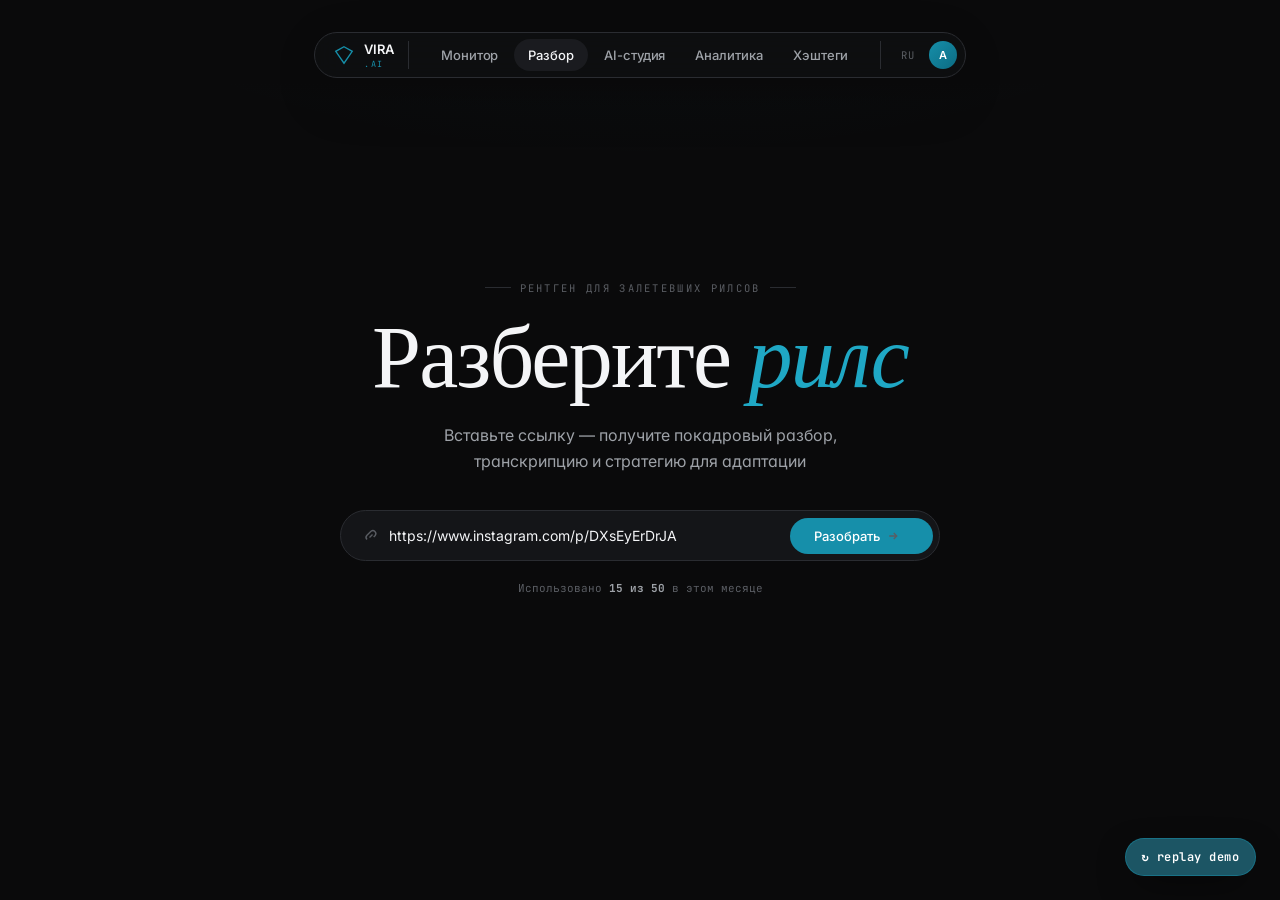
<file: plan/design_export/vira-ai/project/live/Razbor Piratex.html>
<!DOCTYPE html>
<html lang="ru">
<head>
<meta charset="UTF-8">
<meta name="viewport" content="width=device-width,initial-scale=1">
<title>VIRA — Разбор (Piratex-стиль) prototype</title>
<link rel="preconnect" href="https://fonts.googleapis.com">
<link rel="preconnect" href="https://fonts.gstatic.com" crossorigin>
<link href="https://fonts.googleapis.com/css2?family=Crimson+Text:ital,wght@0,400;0,600;1,400&family=Inter:wght@400;500;600;700&family=JetBrains+Mono:wght@400;500&display=swap" rel="stylesheet">
<style>
  *{box-sizing:border-box;margin:0;padding:0}
  :root{
    --teal:#168FAA; --teal-hi:#1FA8C5;
    --bg:#0a0a0b; --bg1:#0f1012; --bg2:#141518; --bg3:#1a1b1f;
    --br:#1e1f23; --br2:#2a2c31;
    --t1:#f4f5f7; --t2:#9ea2a8; --t3:#5a5d63; --t4:#36383d;
    --mono:'JetBrains Mono',ui-monospace,monospace;
    --warn:#fb923c;
    --spark:#1FA8C5;
    --spark-hi:#7dd3e8;
  }
  html,body{background:var(--bg);color:var(--t1);min-height:100vh;font-family:'Inter',-apple-system,BlinkMacSystemFont,'Segoe UI',sans-serif;font-feature-settings:"cv11","ss01"}
  body{background:radial-gradient(1200px 600px at 50% -200px, rgba(22,143,170,.08), transparent 60%), var(--bg)}
  .serif{font-family:'Crimson Text',Cambria,Georgia,serif;font-weight:400;letter-spacing:-.01em}
  .mono{font-family:var(--mono)}
  button{font-family:inherit;color:inherit;cursor:pointer}
  input,textarea,select{font-family:inherit}
  ::selection{background:color-mix(in oklab,var(--teal) 50%,transparent);color:#fff}
  .app{max-width:1320px;margin:0 auto;padding:0 28px;min-height:100vh;display:flex;flex-direction:column}

  /* NAV */
  .nav-wrap{position:sticky;top:0;z-index:100;display:flex;justify-content:center;padding:32px 28px 28px;margin:0 -28px 0;background:linear-gradient(180deg,var(--bg) 78%,transparent)}
  .nav{display:flex;align-items:center;gap:18px;background:color-mix(in oklab,var(--bg1) 82%, transparent);backdrop-filter:blur(14px) saturate(140%);border:1px solid var(--br2);border-radius:100px;padding:6px 8px 6px 18px;box-shadow:0 18px 60px -20px rgba(0,0,0,.7)}
  .logo{display:flex;align-items:center;gap:9px;padding-right:14px;border-right:1px solid var(--br2);user-select:none}
  .lt{font-size:13px;font-weight:600;letter-spacing:-.01em}
  .ls{font-family:var(--mono);font-size:8.5px;color:var(--teal);letter-spacing:.14em;text-transform:uppercase;line-height:1;margin-top:3px}
  .nav-links{display:flex;align-items:center;gap:2px}
  .nl{padding:8px 14px;font-size:13px;color:var(--t2);border:none;background:transparent;transition:all .18s;border-radius:999px;font-weight:500;letter-spacing:-.005em}
  .nl:hover{color:var(--t1)}
  .nl.on{color:var(--t1);background:var(--bg3)}
  .nav-r{display:flex;align-items:center;gap:8px;padding-left:14px;border-left:1px solid var(--br2)}
  .lang{font-family:var(--mono);font-size:10.5px;color:var(--t3);padding:4px 6px;letter-spacing:.06em}
  .av{width:28px;height:28px;border-radius:50%;background:linear-gradient(135deg,var(--teal),#0c6b82);display:flex;align-items:center;justify-content:center;font-size:11px;font-weight:600;color:#fff}

  .body{flex:1;min-height:0;padding-bottom:80px}
  .view{display:none}

  /* HERO */
  .hero{display:none;flex-direction:column;align-items:center;justify-content:center;min-height:calc(100vh - 200px);padding:24px 24px 60px;text-align:center}
  .hero-eye{font-family:var(--mono);font-size:10.5px;letter-spacing:.22em;color:var(--t3);text-transform:uppercase;margin-bottom:22px;display:flex;align-items:center;gap:9px}
  .hero-eye::before,.hero-eye::after{content:'';height:1px;width:26px;background:var(--br2)}
  .hero-h{font-size:88px;line-height:1;letter-spacing:-.02em;margin-bottom:18px}
  .hero-h em{color:var(--teal-hi);font-style:italic}
  .hero-sub{font-size:16px;color:var(--t2);line-height:1.6;margin-bottom:36px;max-width:460px}
  .hero-row{display:flex;background:var(--bg2);border:1px solid var(--br2);border-radius:100px;padding:6px 6px 6px 22px;width:100%;max-width:600px;margin-bottom:14px;align-items:center}
  .hero-row svg{color:var(--t3);margin-right:10px;flex-shrink:0}
  .hero-inp{flex:1;background:transparent;border:none;font-size:14px;color:var(--t1);outline:none;padding:10px 0}
  .hero-btn{padding:10px 24px;background:var(--teal);border:none;border-radius:100px;font-size:13px;font-weight:500;color:#fff;display:flex;align-items:center;gap:7px}
  .hero-use{font-family:var(--mono);font-size:11px;color:var(--t3);margin-top:6px}

  /* PIPELINE WRAP */
  .rzp-wrap{max-width:1100px;margin:0 auto;padding:8px 24px 80px}

  .rzp-status-row{display:flex;align-items:center;justify-content:space-between;margin-bottom:24px}
  .rzp-status-text{display:flex;align-items:center;gap:12px;font-size:18px;color:var(--t1);font-weight:500;letter-spacing:-.005em}
  .rzp-pulse{width:8px;height:8px;border-radius:50%;background:var(--teal-hi);box-shadow:0 0 0 0 color-mix(in oklab,var(--teal) 40%,transparent);animation:rzpPulse 1.6s ease-out infinite}
  @keyframes rzpPulse{0%{box-shadow:0 0 0 0 color-mix(in oklab,var(--teal) 40%,transparent)}70%{box-shadow:0 0 0 10px transparent}100%{box-shadow:0 0 0 0 transparent}}
  .rzp-status-pct{font-family:var(--mono);font-size:14px;color:var(--t2);font-variant-numeric:tabular-nums;letter-spacing:.04em}

  /* stepper — 7 steps */
  .rzp-stepper{display:flex;align-items:flex-start;gap:0;padding:8px 0 36px;margin-bottom:0;position:relative}
  .rzp-step{display:flex;flex-direction:column;align-items:center;gap:10px;flex-shrink:0;width:108px}
  .rzp-step-circle{position:relative;width:38px;height:38px;border-radius:50%;border:1.5px solid var(--br2);background:var(--bg2);display:flex;align-items:center;justify-content:center;color:var(--t3);transition:all .35s cubic-bezier(.4,0,.2,1)}
  .rzp-step-icon{display:flex;transition:opacity .25s}
  .rzp-step-check{position:absolute;inset:0;display:flex;align-items:center;justify-content:center;color:#0a0a0b;opacity:0;transition:opacity .25s}
  .rzp-step-label{font-family:var(--mono);font-size:10px;color:var(--t3);letter-spacing:.04em;text-align:center;line-height:1.4;max-width:100px;transition:color .35s}
  .rzp-step-line{flex:1;height:1.5px;margin-top:18px;background:var(--br2);border-radius:1px;position:relative;overflow:visible;align-self:flex-start;min-width:18px;transition:background .4s}
  .rzp-step.pending .rzp-step-circle{border-color:var(--br2);color:var(--t4);background:var(--bg2)}
  .rzp-step.pending .rzp-step-label{color:var(--t4)}
  .rzp-step.running .rzp-step-circle{border-color:var(--teal-hi);background:color-mix(in oklab,var(--teal) 18%,var(--bg2));color:var(--t1);box-shadow:0 0 0 1px color-mix(in oklab,var(--teal) 30%,transparent), 0 8px 30px -8px color-mix(in oklab,var(--teal) 60%,transparent)}
  .rzp-step.running .rzp-step-label{color:var(--t1);font-weight:600}
  /* orbit light around running step circle: a satellite dot rotates around the perimeter */
  .rzp-step.running .rzp-step-circle::before{
    content:'';position:absolute;inset:-4px;border-radius:50%;
    pointer-events:none;
    animation:rzpOrbit 1.4s linear infinite;
    /* satellite dot painted at 12 o'clock; rotation puts it on the perimeter */
    background:
      radial-gradient(circle 4px at 50% 0%, #fff 0%, var(--spark-hi) 35%, color-mix(in oklab,var(--spark-hi) 50%,transparent) 70%, transparent 100%);
    filter:drop-shadow(0 0 6px var(--spark-hi)) drop-shadow(0 0 12px color-mix(in oklab,var(--spark-hi) 60%,transparent));
  }
  /* trailing arc — second satellite slightly behind, dimmer */
  .rzp-step.running .rzp-step-circle::after{
    content:'';position:absolute;inset:-4px;border-radius:50%;
    pointer-events:none;
    animation:rzpOrbit 1.4s linear infinite -.18s;
    background:radial-gradient(circle 3px at 50% 0%, var(--spark-hi) 0%, color-mix(in oklab,var(--spark-hi) 40%,transparent) 60%, transparent 100%);
    opacity:.5;
  }
  @keyframes rzpOrbit{from{transform:rotate(0deg)}to{transform:rotate(360deg)}}
  .rzp-step.done .rzp-step-circle{border-color:var(--t2);background:var(--t2);color:#0a0a0b}
  .rzp-step.done .rzp-step-icon{opacity:0}
  .rzp-step.done .rzp-step-check{opacity:1}
  .rzp-step.done .rzp-step-label{color:var(--t3)}
  .rzp-step-line.full{background:var(--t2)}
  .rzp-step-line.active{background:linear-gradient(90deg,var(--t2) 0%,var(--teal-hi) 50%,var(--br2) 100%);background-size:200% 100%;animation:rzpLineSweep 1.6s linear infinite}
  @keyframes rzpLineSweep{from{background-position:0% 0}to{background-position:-200% 0}}
  .rzp-step-line.pending{background:var(--br2);background-image:linear-gradient(90deg,var(--br2) 50%,transparent 50%);background-size:6px 1.5px;background-repeat:repeat-x}

  /* SPARK BURST on step circle */
  .rzp-spark-burst{position:absolute;inset:-6px;border-radius:50%;pointer-events:none;opacity:0}
  .rzp-spark-burst::before, .rzp-spark-burst::after{
    content:'';position:absolute;inset:0;border-radius:50%;
    background:radial-gradient(circle, var(--spark-hi) 0%, color-mix(in oklab,var(--spark) 60%,transparent) 30%, transparent 60%);
    opacity:0;
  }
  .rzp-spark-burst.go{animation:rzpBurst .65s ease-out}
  .rzp-spark-burst.go::before{animation:rzpRing .65s ease-out}
  .rzp-spark-burst.go::after{animation:rzpRing2 .65s ease-out .08s}
  @keyframes rzpBurst{0%{opacity:1;transform:scale(.6);filter:blur(2px)}50%{opacity:1;filter:blur(0)}100%{opacity:0;transform:scale(2.2);filter:blur(4px)}}
  @keyframes rzpRing{0%{opacity:.9;transform:scale(.4)}100%{opacity:0;transform:scale(2.4)}}
  @keyframes rzpRing2{0%{opacity:.5;transform:scale(.3)}100%{opacity:0;transform:scale(3)}}

  /* FUSE SPARK travelling along line */
  .rzp-fuse-spark{position:absolute;top:50%;left:0;width:14px;height:14px;border-radius:50%;background:radial-gradient(circle, #fff 0%, var(--spark-hi) 30%, color-mix(in oklab,var(--spark) 50%,transparent) 60%, transparent 80%);transform:translate(-50%,-50%) scale(0);opacity:0;pointer-events:none;filter:drop-shadow(0 0 6px var(--spark-hi))}
  .rzp-fuse-spark.go{animation:rzpFuse .55s ease-out forwards}
  @keyframes rzpFuse{0%{left:0;opacity:1;transform:translate(-50%,-50%) scale(.6)}40%{transform:translate(-50%,-50%) scale(1.1);opacity:1}100%{left:100%;opacity:0;transform:translate(-50%,-50%) scale(.8)}}
  /* burning trail */
  .rzp-step-line::after{content:'';position:absolute;top:0;left:0;height:100%;width:0;background:linear-gradient(90deg,var(--spark-hi),var(--teal));box-shadow:0 0 8px var(--spark-hi);opacity:0;transition:none}
  .rzp-step-line:has(.rzp-fuse-spark.go)::after{animation:rzpTrail .55s ease-out forwards}
  @keyframes rzpTrail{0%{width:0;opacity:0}30%{opacity:1}100%{width:100%;opacity:.4}}

  /* meta strip */
  .rzp-meta-strip{display:flex;align-items:center;gap:10px;padding:14px 16px;background:var(--bg1);border:1px solid var(--br);border-radius:12px;font-size:13px;color:var(--t2);margin-bottom:32px;flex-wrap:wrap}
  .rzp-platform{font-family:var(--mono);font-size:9.5px;letter-spacing:.18em;padding:4px 8px;background:rgba(225,48,108,.12);color:#f472b6;border-radius:5px}
  .rzp-author{font-weight:500;color:var(--t1)}
  .rzp-meta-dot{color:var(--t4)}
  .rzp-meta-v{font-variant-numeric:tabular-nums}
  .rzp-back{margin-right:6px;background:transparent;border:1px solid var(--br2);color:var(--t2);font-size:12px;padding:5px 10px;border-radius:6px;transition:all .15s}
  .rzp-back:hover{color:var(--t1);border-color:var(--t3)}
  .rzp-vrabotu{margin-left:auto;padding:8px 16px;font-size:12px}

  .rzp-stage{display:flex;flex-direction:column;gap:32px}
  .rzp-block{opacity:0;transform:translateY(8px);transition:opacity .45s ease, transform .45s ease}
  .rzp-block-shown{opacity:1;transform:none}

  .rzp-section-eye{font-family:var(--mono);font-size:10.5px;letter-spacing:.22em;color:var(--t3);text-transform:uppercase;margin:0 0 14px;display:flex;align-items:center;gap:14px}
  .rzp-section-eye::before{content:'';flex:0 0 22px;height:1px;background:var(--br2)}
  .rzp-section-eye::after{content:'';flex:1;height:1px;background:var(--br2)}
  .rzp-section-eye > span:first-child{color:var(--t2)}
  .rzp-section-cnt{color:var(--t4);font-weight:500}
  .rzp-section-tools{display:flex;gap:6px;margin-left:6px}

  /* frames grid */
  .rzp-frames{display:grid;grid-template-columns:repeat(4,minmax(0,1fr));gap:14px}
  @media(max-width:1023px){.rzp-frames{grid-template-columns:repeat(2,minmax(0,1fr))}}
  @media(max-width:639px){.rzp-frames{grid-template-columns:1fr}}

  .rzp-fc{background:var(--bg1);border:1px solid var(--br);border-radius:12px;overflow:hidden;display:flex;flex-direction:column;transition:border-color .2s, transform .35s, opacity .35s;opacity:0;transform:translateY(10px) scale(.98)}
  .rzp-fc-shown{opacity:1;transform:none}
  .rzp-fc-filled{border-color:var(--br2)}
  .rzp-fc-scanning{border-color:color-mix(in oklab,var(--teal) 50%,var(--br))}
  .rzp-fc-head{display:flex;align-items:center;gap:8px;padding:10px 12px 8px}
  .rzp-fc-ts{font-family:var(--mono);font-size:10.5px;color:var(--t2);background:var(--bg3);padding:3px 7px;border-radius:5px;letter-spacing:.04em}
  .rzp-fc-chip{font-size:10.5px;padding:3px 8px;border-radius:5px;font-weight:500;display:inline-block}
  .rzp-fc-num{margin-left:auto;font-family:var(--mono);font-size:10.5px;color:var(--t4);letter-spacing:.04em}

  .rzp-fc-img{position:relative;aspect-ratio:9/16;background:var(--bg2);overflow:hidden}
  .rzp-fc-img svg{display:block;width:100%;height:100%}

  /* scan line during analyze */
  .rzp-fc-scan{position:absolute;inset:0;pointer-events:none;opacity:0}
  .rzp-fc-scanning .rzp-fc-scan{opacity:1;background:linear-gradient(to bottom,transparent 45%,color-mix(in oklab,var(--teal-hi) 70%,transparent) 50%,transparent 55%);background-size:100% 240%;animation:rzpScan 1.2s ease-in-out infinite}
  @keyframes rzpScan{from{background-position:0 -120%}to{background-position:0 220%}}
  .rzp-fc-scanning::before{content:'';position:absolute;inset:0;border:2px solid color-mix(in oklab,var(--teal-hi) 40%,transparent);border-radius:12px;pointer-events:none;animation:rzpScanFrame 1.2s ease-in-out infinite;z-index:2}
  @keyframes rzpScanFrame{0%,100%{box-shadow:inset 0 0 0 0 color-mix(in oklab,var(--teal-hi) 30%,transparent)}50%{box-shadow:inset 0 0 24px 2px color-mix(in oklab,var(--teal-hi) 30%,transparent)}}

  .rzp-fc-analyzing{position:absolute;inset:auto 8px 8px 8px;background:rgba(0,0,0,.72);backdrop-filter:blur(4px);padding:6px 10px;border-radius:6px;font-family:var(--mono);font-size:10px;color:var(--teal-hi);letter-spacing:.12em;display:flex;align-items:center;gap:8px;text-transform:uppercase;border:1px solid color-mix(in oklab,var(--teal) 30%,transparent);animation:rzpFadeIn .25s ease both;transition:opacity .35s}
  .rzp-fc-filled .rzp-fc-analyzing{opacity:0;pointer-events:none}
  .rzp-fc-spin{width:10px;height:10px;border-radius:50%;border:1.5px solid color-mix(in oklab,var(--teal) 25%,transparent);border-top-color:var(--teal-hi);animation:rzpSpin .9s linear infinite}
  @keyframes rzpSpin{to{transform:rotate(360deg)}}
  @keyframes rzpFadeIn{from{opacity:0}to{opacity:1}}

  .rzp-fc-body{padding:10px 12px 14px;display:flex;flex-direction:column;gap:10px}
  .rzp-fc-row{display:flex;flex-direction:column;gap:4px}
  .rzp-fc-l{font-family:var(--mono);font-size:9.5px;letter-spacing:.12em;text-transform:uppercase;color:var(--t4)}
  .rzp-fc-v{font-size:12.5px;color:var(--t2);line-height:1.5}
  .rzp-fc-text-orig{color:var(--t1);font-weight:500}
  .rzp-fc-text-ru{color:var(--t3);font-style:italic;font-size:12px}
  .rzp-fc-text-empty{color:var(--t4)}
  .rzp-fc-visual{color:var(--t2)}

  .rzp-skel-bar{display:block;height:9px;border-radius:4px;background:linear-gradient(90deg,var(--bg2) 0%,var(--bg3) 50%,var(--bg2) 100%);background-size:200% 100%;animation:rzpShimmer 1.4s linear infinite;margin-bottom:5px}
  .rzp-skel-bar.w70{width:70%}
  .rzp-skel-bar.w80{width:80%}
  .rzp-skel-bar.w60{width:60%}
  @keyframes rzpShimmer{from{background-position:200% 0}to{background-position:-200% 0}}
  .rzp-fc-skel{display:flex;flex-direction:column;gap:0}
  .rzp-fc-skel-text .rzp-skel-bar{height:11px;width:60%}
  .rzp-fc-skel-visual .rzp-skel-bar{height:9px}

  /* card */
  .rzp-card{background:var(--bg1);border:1px solid var(--br);border-radius:14px;padding:18px 20px;display:flex;flex-direction:column;gap:14px}
  .rzp-card-h{display:flex;align-items:center;justify-content:space-between;gap:10px;background:none;border:none;padding:0;width:100%}
  .rzp-card-eye{font-family:var(--mono);font-size:10.5px;letter-spacing:.18em;color:var(--t3);text-transform:uppercase}
  .rzp-card-cnt{font-family:var(--mono);font-size:10.5px;color:var(--t4);letter-spacing:.04em}
  .rzp-icon-btn{display:inline-flex;align-items:center;gap:6px;padding:6px 9px;background:transparent;border:1px solid var(--br2);border-radius:7px;color:var(--t2);font-size:11px;font-family:var(--mono);letter-spacing:.04em;transition:all .15s;text-transform:uppercase}
  .rzp-icon-btn:hover{color:var(--t1);border-color:var(--teal);background:color-mix(in oklab,var(--teal) 10%,var(--bg2))}
  .rzp-icon-btn span{font-size:10.5px;letter-spacing:.06em}

  /* transcript */
  .rzp-tr-list{display:flex;flex-direction:column;gap:6px;max-height:220px;overflow:auto}
  .rzp-tr-list-done{max-height:none}
  .rzp-tr-line{display:flex;gap:14px;padding:5px 0;font-size:13px;color:var(--t2);line-height:1.5}
  .rzp-tr-t{font-family:var(--mono);font-size:11px;color:var(--t4);letter-spacing:.03em;min-width:38px;flex-shrink:0;padding-top:2px}
  .rzp-tr-x{flex:1}
  .rzp-tr-skel .rzp-skel-bar{flex:1;height:11px}
  .rzp-card-transcript{padding:22px 24px}

  /* virality cogs (during analysis step) */
  .rzp-virality{display:flex;flex-direction:column;gap:10px}
  .rzp-vir-row{display:flex;align-items:center;gap:14px;padding:12px 16px;background:var(--bg1);border:1px solid var(--br);border-radius:10px}
  .rzp-vir-cog{width:14px;height:14px;border-radius:50%;border:2px solid color-mix(in oklab,var(--teal) 30%,transparent);border-top-color:var(--teal-hi);animation:rzpSpin .9s linear infinite;flex-shrink:0}
  .rzp-vir-l{font-family:var(--mono);font-size:11.5px;letter-spacing:.06em;color:var(--t1);min-width:200px}
  .rzp-vir-bar{flex:1;height:9px}

  /* DONE STATE — strategy sections */
  .rzp-meta-strip-done{margin-bottom:36px}
  .rzp-card-strategy{padding:0;background:transparent;border:none}
  .rzp-strat-list{display:flex;flex-direction:column;gap:0;border:1px solid var(--br);border-radius:14px;overflow:hidden;background:var(--bg1)}
  .rzp-strat-section{display:flex;gap:18px;padding:24px 26px;border-bottom:1px solid var(--br);transition:background .15s}
  .rzp-strat-section:last-child{border-bottom:none}
  .rzp-strat-section:hover{background:color-mix(in oklab,var(--bg2) 60%,var(--bg1))}
  .rzp-strat-num{font-family:var(--mono);font-size:13px;color:var(--teal-hi);letter-spacing:.06em;flex-shrink:0;width:32px;padding-top:4px;font-weight:500}
  .rzp-strat-content{flex:1;display:flex;flex-direction:column;gap:8px}
  .rzp-strat-h{font-size:18px;font-weight:600;letter-spacing:-.01em;color:var(--t1);font-family:'Crimson Text',Cambria,Georgia,serif}
  .rzp-strat-text{font-size:14.5px;line-height:1.7;color:var(--t2)}

  /* AI-STUDIO */
  .v-studio{padding:0 4px}
  .sttop{padding:8px 4px 18px;border-bottom:1px solid var(--br);display:flex;align-items:center;gap:8px;flex-wrap:wrap;margin-bottom:24px}
  .sttl{font-size:32px;font-weight:400;color:var(--t1);margin-right:18px;letter-spacing:-.02em}
  .stb{padding:7px 14px;background:transparent;border:1px solid var(--br2);border-radius:8px;color:var(--t2);font-size:13px;display:inline-flex;align-items:center;gap:8px;transition:all .15s}
  .stb:hover{color:var(--t1);border-color:var(--t3)}
  .stb.on{color:var(--t1);background:var(--bg2);border-color:var(--t3)}
  .cnt{font-family:var(--mono);font-size:10px;padding:2px 6px;border-radius:4px;letter-spacing:.04em}
  .cp{background:#4a2800;color:#fb923c}
  .cd{background:#14352a;color:#4ade80}
  .cn{background:color-mix(in oklab,var(--teal) 22%,#0a0a0b);color:var(--teal-hi)}

  .studio-tab{display:none;max-width:1100px;margin:0 auto}
  .studio-tab[data-tab="razbor"]{padding:0 4px}
  .studio-empty{padding:60px 0;text-align:center;color:var(--t3);font-family:var(--mono);font-size:13px;letter-spacing:.04em}

  /* Razbor library */
  .rzl-toolbar{display:flex;align-items:center;gap:14px;margin-bottom:20px;flex-wrap:wrap}
  .rzl-search{display:flex;align-items:center;gap:8px;background:var(--bg1);border:1px solid var(--br2);border-radius:8px;padding:8px 12px;flex:1;min-width:240px;color:var(--t3)}
  .rzl-search-i{flex:1;background:transparent;border:none;color:var(--t1);font-size:13px;outline:none}
  .rzl-search-i::placeholder{color:var(--t4)}
  .rzl-chips{display:flex;gap:6px;flex-wrap:wrap}
  .rzl-chip{padding:7px 12px;background:transparent;border:1px solid var(--br2);border-radius:7px;color:var(--t3);font-size:12px;transition:all .15s}
  .rzl-chip:hover{color:var(--t1);border-color:var(--t3)}
  .rzl-chip.on{color:var(--t1);background:var(--bg2);border-color:var(--t2)}
  .rzl-count{font-family:var(--mono);font-size:11px;color:var(--t4);letter-spacing:.04em;margin-left:auto}

  .rzl-grid{display:grid;grid-template-columns:repeat(4,1fr);gap:14px}
  @media(max-width:1023px){.rzl-grid{grid-template-columns:repeat(2,1fr)}}
  @media(max-width:639px){.rzl-grid{grid-template-columns:1fr}}
  .rzl-card{background:var(--bg1);border:1px solid var(--br);border-radius:12px;overflow:hidden;cursor:pointer;transition:all .18s;display:flex;flex-direction:column}
  .rzl-card:hover{border-color:var(--t3);transform:translateY(-2px);box-shadow:0 12px 32px -8px rgba(0,0,0,.6)}
  .rzl-card-current{border-color:color-mix(in oklab,var(--teal) 60%,var(--br2));box-shadow:0 0 0 1px color-mix(in oklab,var(--teal) 40%,transparent), 0 12px 30px -10px color-mix(in oklab,var(--teal) 40%,transparent)}
  .rzl-thumb{position:relative;aspect-ratio:9/16;overflow:hidden;background:var(--bg2)}
  .rzl-thumb svg{display:block;width:100%;height:100%}
  .rzl-plat{position:absolute;top:8px;left:8px;font-family:var(--mono);font-size:9px;letter-spacing:.16em;padding:3px 7px;border-radius:5px;font-weight:600}
  .rzl-dur{position:absolute;top:8px;right:8px;font-family:var(--mono);font-size:10px;color:#fff;background:rgba(0,0,0,.7);padding:3px 7px;border-radius:5px;letter-spacing:.04em}
  .rzl-current-badge{position:absolute;left:8px;bottom:8px;font-family:var(--mono);font-size:9px;letter-spacing:.16em;padding:3px 8px;border-radius:5px;background:color-mix(in oklab,var(--teal) 70%,#000);color:#fff;text-transform:uppercase}
  .rzl-meta{padding:12px 14px;display:flex;flex-direction:column;gap:6px}
  .rzl-views{display:flex;justify-content:space-between;font-family:var(--mono);font-size:10.5px;letter-spacing:.04em}
  .rzl-v{color:var(--t1);font-weight:600}
  .rzl-when{color:var(--t4)}
  .rzl-title{font-size:13px;color:var(--t1);font-weight:500;line-height:1.4;text-wrap:pretty;display:-webkit-box;-webkit-line-clamp:2;-webkit-box-orient:vertical;overflow:hidden}
  .rzl-author{font-size:11.5px;color:var(--t3)}
  .rzl-stats{display:flex;gap:10px;font-family:var(--mono);font-size:10.5px;color:var(--t3);letter-spacing:.02em;align-items:center;flex-wrap:wrap}
  .rzl-mult{margin-left:auto;padding:2px 7px;border-radius:5px;font-weight:600}
  .rzl-mult-up{background:#4a2800;color:#fb923c}
  .rzl-mult-dn{background:#1f2329;color:var(--t3)}

  /* В обработке */
  .rzp-proc-list{display:flex;flex-direction:column;gap:14px}
  .rzp-pcard{background:var(--bg1);border:1px solid var(--br);border-radius:14px;overflow:hidden;display:flex;gap:0;position:relative}
  .rzp-pcard.is-current{border-color:color-mix(in oklab,var(--teal) 60%,var(--br2));box-shadow:0 0 0 1px color-mix(in oklab,var(--teal) 30%,transparent), 0 12px 30px -10px color-mix(in oklab,var(--teal) 40%,transparent)}
  .rzp-pcard-thumb{width:140px;flex-shrink:0;aspect-ratio:9/16;position:relative;overflow:hidden;background:var(--bg2)}
  .rzp-pcard-thumb svg{display:block;width:100%;height:100%}
  .rzp-pcard-spark{position:absolute;inset:0;background:radial-gradient(circle at 30% 70%,color-mix(in oklab,var(--spark) 40%,transparent) 0%,transparent 60%);animation:rzpProcSpark 2.4s ease-in-out infinite;pointer-events:none}
  @keyframes rzpProcSpark{0%,100%{opacity:.2;transform:scale(1)}50%{opacity:.55;transform:scale(1.05)}}
  .rzp-pcard-body{flex:1;padding:18px 22px;display:flex;flex-direction:column;gap:10px}
  .rzp-pcard-h{display:flex;justify-content:space-between;align-items:center;gap:10px}
  .rzp-pcard-eye{font-family:var(--mono);font-size:10px;letter-spacing:.18em;color:var(--t3);text-transform:uppercase}
  .rzp-pcard-when{font-family:var(--mono);font-size:10.5px;color:var(--t4);letter-spacing:.04em}
  .rzp-pcard-title{font-size:17px;font-weight:500;color:var(--t1);letter-spacing:-.005em;line-height:1.35}
  .rzp-pcard-source{font-size:12.5px;color:var(--t2)}
  .rzp-pcard-source b{color:var(--t1)}
  .rzp-pcard-status{display:flex;align-items:center;gap:10px;padding-top:6px;border-top:1px dashed var(--br)}
  .rzp-pcard-step{flex:1;font-size:13px;color:var(--t1);font-weight:500}
  .rzp-pcard-pct{font-family:var(--mono);font-size:11.5px;color:var(--teal-hi);letter-spacing:.04em;font-variant-numeric:tabular-nums}
  .rzp-pcard-dots{display:flex;gap:6px;padding-top:4px}
  .rzp-pdot{width:36px;height:3px;border-radius:2px;background:var(--br2);transition:all .35s}
  .rzp-pdot.done{background:var(--t2)}
  .rzp-pdot.active{background:linear-gradient(90deg,var(--teal-hi),var(--spark));animation:rzpDotPulse 1.6s ease-in-out infinite}
  @keyframes rzpDotPulse{0%,100%{box-shadow:0 0 0 0 transparent}50%{box-shadow:0 0 8px 2px color-mix(in oklab,var(--teal-hi) 50%,transparent)}}

  .demo-replay{position:fixed;right:24px;bottom:24px;display:flex;align-items:center;gap:8px;padding:10px 16px;background:color-mix(in oklab,var(--teal) 60%,#0a0a0b);border:1px solid color-mix(in oklab,var(--teal) 50%,transparent);color:#fff;border-radius:100px;font-size:12px;font-weight:600;letter-spacing:.04em;z-index:200;box-shadow:0 12px 36px -10px rgba(0,0,0,.7);transition:background .15s, transform .15s;font-family:var(--mono)}
  .demo-replay:hover{background:var(--teal-hi);transform:translateY(-1px)}

  .rzp-act-pri{padding:11px 22px;background:var(--teal);border:none;border-radius:10px;font-size:13px;font-weight:600;color:#fff;display:inline-flex;align-items:center;gap:8px;transition:background .15s;cursor:pointer}
  .rzp-act-pri:hover{background:var(--teal-hi)}
  .rzp-act-sec{padding:9px 16px;background:transparent;border:1px solid var(--br2);border-radius:10px;font-size:12.5px;font-weight:500;color:var(--t2);display:inline-flex;align-items:center;gap:7px;transition:all .15s;cursor:pointer}
  .rzp-act-sec:hover{color:var(--t1);border-color:var(--t3);background:var(--bg1)}
  .rzp-meta-actions{margin-left:auto;display:inline-flex;gap:10px;align-items:center}
  .rzp-vrabotu{padding:11px 22px;font-size:13px}

  /* ACTIVE proc card — full pipeline UI */
  .rzp-pcard-active{display:block;padding:24px 28px 20px;background:var(--bg1);border:1px solid color-mix(in oklab,var(--teal) 35%,var(--br));border-radius:16px;box-shadow:0 0 0 1px color-mix(in oklab,var(--teal) 22%,transparent), 0 14px 40px -12px color-mix(in oklab,var(--teal) 40%,transparent);position:relative;overflow:visible;margin-bottom:18px}
  .rzp-pcard-active-head{display:flex;align-items:center;justify-content:space-between;margin-bottom:22px}
  .rzp-pcard-active-eye{display:inline-flex;align-items:center;gap:10px;font-size:14px;color:var(--t1);font-weight:500}
  .rzp-pact-label{color:var(--t1)}
  .rzp-pcard-active-pct{font-family:var(--mono);font-size:13px;color:var(--teal-hi);letter-spacing:.04em;font-variant-numeric:tabular-nums}
  .rzp-stepper-proc{margin-bottom:22px}
  .rzp-meta-strip-proc{margin:0;background:var(--bg2)}
</style>
</head>
<body>
<div class="app">

  <div class="nav-wrap">
    <div class="nav">
      <div class="logo">
        <svg width="22" height="22" viewBox="0 0 24 24" fill="none"><path d="M12 3l9 5-9 13-9-13 9-5z" stroke="#168FAA" stroke-width="1.5"></path></svg>
        <div><div class="lt">VIRA</div><div class="ls">.ai</div></div>
      </div>
      <div class="nav-links">
        <button class="nl" data-view="trendy">Монитор</button>
        <button class="nl on" data-view="home">Разбор</button>
        <button class="nl" data-view="studio">AI-студия</button>
        <button class="nl" data-view="analytics">Аналитика</button>
        <button class="nl" data-view="hashtags">Хэштеги</button>
      </div>
      <div class="nav-r">
        <span class="lang">RU</span>
        <div class="av">A</div>
      </div>
    </div>
  </div>

  <div class="body">

    <section class="view" data-view="home" data-screen-label="01 Разбор" style="display:block">
      <div class="hero" id="rzp-hero">
        <div class="hero-eye">Рентген для залетевших рилсов</div>
        <h1 class="hero-h serif">Разберите <em>рилс</em></h1>
        <p class="hero-sub">Вставьте ссылку — получите покадровый разбор, транскрипцию и стратегию для адаптации</p>
        <div class="hero-row">
          <svg width="16" height="16" viewBox="0 0 16 16" fill="none" stroke="currentColor" stroke-width="1.4"><path d="M6.5 9.5l3-3M4 11.5a3 3 0 0 1 0-4.2l4-4a3 3 0 0 1 4.2 4.2l-1.5 1.5"></path></svg>
          <input class="hero-inp" id="rzp-link" placeholder="Ссылка на Instagram Reels, YouTube Shorts, TikTok…">
          <button class="hero-btn" onclick="window.RZP.startPipeline()">
            Разобрать
            <svg width="12" height="12" viewBox="0 0 16 16" fill="none" stroke="currentColor" stroke-width="1.8"><path d="M3 8h10M9 4l4 4-4 4"></path></svg>
          </button>
        </div>
        <div class="hero-use">Использовано <b style="color:var(--t2)">15 из 50</b> в этом месяце</div>
      </div>

      <div class="rzp-wrap" id="rzp-pipe" style="display:none"></div>
    </section>

    <section class="view v-studio" data-view="studio" data-screen-label="02 AI-студия">
      <div class="sttop">
        <span class="sttl serif">AI-студия</span>
        <button class="stb on" data-stab="razbor">Разбор <span class="cnt cn">8</span></button>
        <button class="stb" data-stab="proc">В обработке <span class="cnt cp">2</span></button>
        <button class="stb" data-stab="done">Готовые <span class="cnt cd">5</span></button>
        <button class="stb" data-stab="pub">Размещённые</button>
      </div>

      <div class="studio-tab" data-tab="razbor" style="display:block">
        <div id="studio-razbor-host">
          <div class="studio-empty">— разбор появится здесь, когда пайплайн завершится —</div>
        </div>
      </div>

      <div class="studio-tab" data-tab="proc">
        <div id="studio-proc-host"></div>
      </div>
      <div class="studio-tab" data-tab="done">
        <div id="studio-done-host"></div>
      </div>
      <div class="studio-tab" data-tab="pub">
        <div class="studio-empty">— нет размещённых —</div>
      </div>
    </section>

    <section class="view" data-view="trendy" data-screen-label="03 Монитор"><div class="studio-empty">— Монитор —</div></section>
    <section class="view" data-view="analytics" data-screen-label="04 Аналитика"><div class="studio-empty">— Аналитика —</div></section>
    <section class="view" data-view="hashtags" data-screen-label="05 Хэштеги"><div class="studio-empty">— Хэштеги —</div></section>

  </div>
</div>

<button class="demo-replay" onclick="window.RZP.replay()">↻ replay demo</button>

<script src="razbor-piratex-data.js?v=5"></script>
<script src="razbor-piratex.js?v=5"></script>
</body>
</html>
</file>
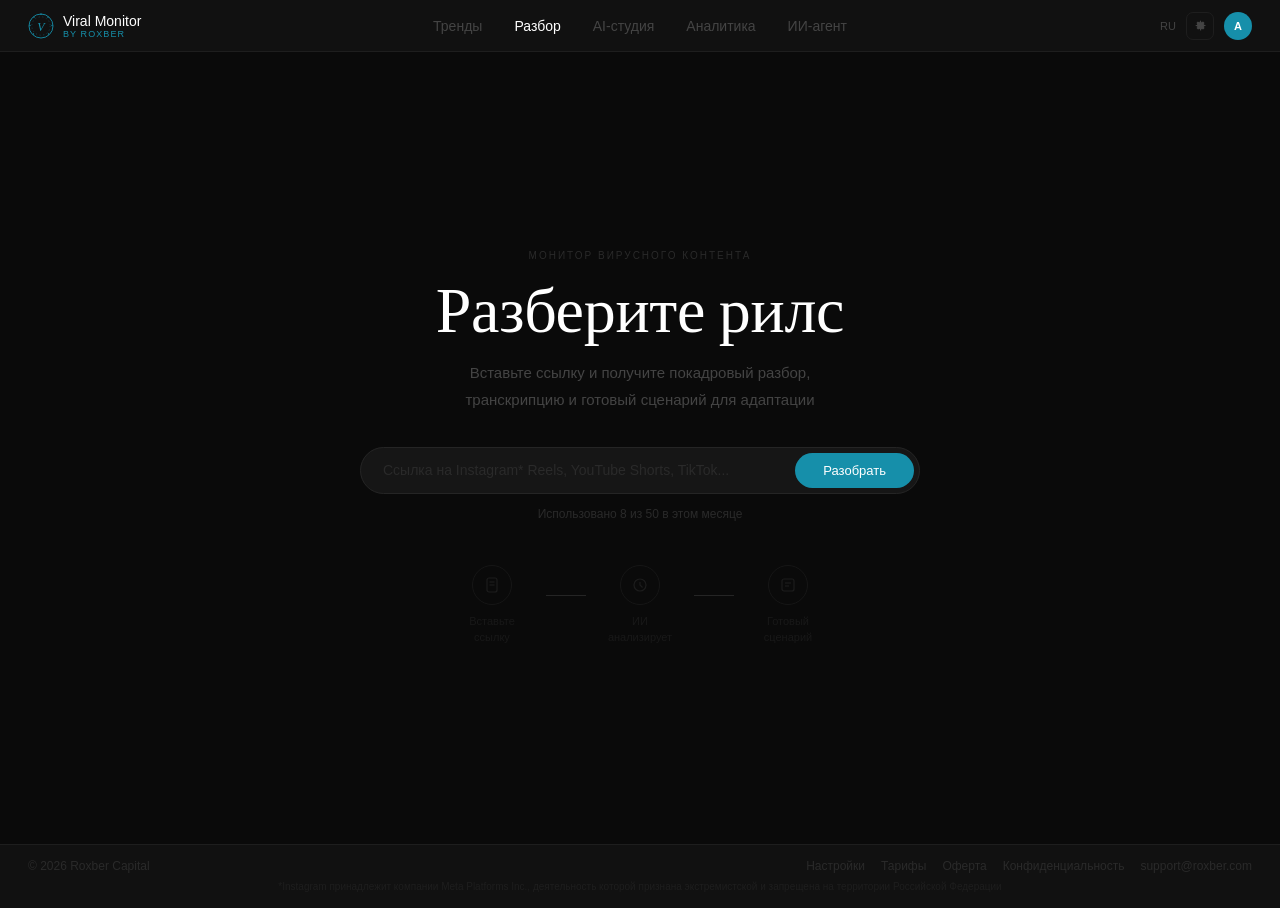
<file: plan/design_export/vira-ai/project/uploads/viral_monitor_mockup.html>
<!DOCTYPE html><html lang="ru"><head><meta charset="UTF-8"><meta name="viewport" content="width=device-width,initial-scale=1">
<title>Viral Monitor — by Roxber</title>
<link href="https://fonts.googleapis.com/css2?family=Crimson+Text:ital,wght@0,400;0,600;1,400&display=swap" rel="stylesheet">
<style>
*{box-sizing:border-box;margin:0;padding:0}
:root{--teal:#168FAA;--bg:#0a0a0a;--bg1:#111;--bg2:#161616;--bg3:#1a1a1a;--br:#1e1e1e;--br2:#252525;--t1:#fff;--t2:#888;--t3:#444;--t4:#2a2a2a}
body{background:var(--bg);font-family:-apple-system,BlinkMacSystemFont,'Segoe UI',sans-serif;min-height:100vh;color:var(--t1)}
.serif{font-family:'Crimson Text',Cambria,Georgia,serif}
.app{max-width:1280px;margin:0 auto;display:flex;flex-direction:column;min-height:100vh}

/* ── NAV ─ один ряд, ссылки плавают по центру ── */
.nav{height:52px;background:var(--bg1);border-bottom:1px solid var(--br);display:flex;align-items:center;padding:0 28px;position:sticky;top:0;z-index:100;flex-shrink:0}
.logo{display:flex;align-items:center;gap:9px;cursor:pointer;user-select:none}
.logo:hover .lt{color:var(--teal)}
.lt{font-size:14px;font-weight:500;color:var(--t1);transition:color .15s}
.ls{font-size:9px;color:var(--teal);letter-spacing:.12em;text-transform:uppercase;line-height:1;margin-top:1px}
/* ссылки — абсолютно по центру, никакого фона */
.nav-links{position:absolute;left:50%;transform:translateX(-50%);display:flex;align-items:center;gap:4px}
.nl{padding:6px 14px;font-size:14px;color:var(--t3);cursor:pointer;border:none;background:transparent;transition:color .15s;white-space:nowrap;border-radius:6px}
.nl:hover{color:var(--t2)}
.nl.on{color:var(--t1)}
.nav-r{margin-left:auto;display:flex;align-items:center;gap:10px}
.lang{font-size:11px;color:var(--t3);cursor:pointer}
.gear{width:28px;height:28px;border:1px solid var(--br);border-radius:7px;background:transparent;display:flex;align-items:center;justify-content:center;cursor:pointer;color:var(--t3);transition:all .15s}
.gear:hover{color:var(--t2);border-color:var(--br2)}
.av{width:28px;height:28px;border-radius:50%;background:var(--teal);display:flex;align-items:center;justify-content:center;font-size:11px;font-weight:600;color:#fff;cursor:pointer}
.body{flex:1}

/* ── ГЛАВНАЯ ── */
.hero{display:flex;flex-direction:column;align-items:center;justify-content:center;min-height:calc(100vh - 52px - 56px);padding:40px 24px;text-align:center}
.hero-eye{font-size:10px;letter-spacing:.2em;color:var(--t4);text-transform:uppercase;margin-bottom:18px}
.hero-h{font-size:64px;font-weight:400;color:var(--t1);letter-spacing:-.3px;margin-bottom:14px;line-height:1.05}
.hero-sub{font-size:15px;color:var(--t3);line-height:1.75;margin-bottom:34px;max-width:400px}
.hero-row{display:flex;background:var(--bg2);border:1px solid var(--br2);border-radius:50px;padding:5px 5px 5px 22px;width:100%;max-width:560px;margin-bottom:13px;transition:border-color .15s}
.hero-row:focus-within{border-color:var(--teal)}
.hero-inp{flex:1;background:transparent;border:none;font-size:14px;color:#bbb;outline:none}
.hero-inp::placeholder{color:var(--t4)}
.hero-btn{padding:10px 28px;background:var(--teal);border:none;border-radius:50px;font-size:13px;font-weight:500;color:#fff;cursor:pointer;transition:background .15s}
.hero-btn:hover{background:#1aa8c4}
.hero-use{font-size:12px;color:var(--t4);margin-bottom:44px}
.steps{display:flex;align-items:center;gap:14px}
.step{display:flex;flex-direction:column;align-items:center;gap:8px;opacity:.45}
.step-ic{width:40px;height:40px;border-radius:50%;border:1px solid var(--br2);display:flex;align-items:center;justify-content:center;color:var(--t3)}
.step-lb{font-size:11px;color:var(--t4);max-width:80px;text-align:center;line-height:1.5}
.step-ln{width:40px;height:1px;background:var(--br2);margin-bottom:20px}

/* ── ФИЛЬТР-БАР ── */
.fbar{padding:14px 28px 12px;border-bottom:1px solid var(--br)}
.fb1{display:flex;align-items:flex-start;justify-content:space-between;margin-bottom:12px}
.fbt{font-size:17px;font-weight:500;color:var(--t1)}
.fbs{font-size:12px;color:var(--t4);margin-top:3px}
.add{padding:5px 13px;border:1px solid var(--br);border-radius:7px;background:transparent;font-size:12px;color:var(--t3);cursor:pointer;transition:all .15s;display:flex;align-items:center;gap:5px;white-space:nowrap}
.add:hover{border-color:var(--teal);color:var(--teal)}
.fb2{display:flex;align-items:center;gap:8px;flex-wrap:wrap}
.seg{display:flex;background:var(--bg2);border:1px solid var(--br);border-radius:8px;padding:2px}
.sb{padding:4px 11px;font-size:12px;color:var(--t3);cursor:pointer;border-radius:6px;border:none;background:transparent;transition:all .12s}
.sb:hover{color:var(--t2)}
.sb.on{background:var(--bg3);color:var(--t1)}
.dv{width:1px;height:16px;background:var(--br);flex-shrink:0}
.pills{display:flex;gap:5px;flex-wrap:wrap}
.pp{padding:4px 11px;border-radius:20px;font-size:11px;border:1px solid var(--br);color:var(--t3);cursor:pointer;background:transparent;transition:all .12s;white-space:nowrap}
.pp:hover{color:var(--t2)}
.pp.on{background:var(--teal);border-color:var(--teal);color:#fff}
.sorts{display:flex;gap:1px;margin-left:auto}
.srt{padding:4px 10px;font-size:11px;color:var(--t3);cursor:pointer;border-radius:6px;border:none;background:transparent;transition:all .12s;white-space:nowrap}
.srt:hover{color:var(--t2);background:var(--bg2)}
.srt.on{color:var(--t1);background:var(--bg2)}

/* ── КАРТОЧКИ 4 кол ── */
.g4{display:grid;grid-template-columns:repeat(4,1fr);gap:12px;padding:16px 28px 28px}
@media(max-width:1000px){.g4{grid-template-columns:repeat(3,1fr)}}
@media(max-width:700px){.g4{grid-template-columns:repeat(2,1fr)}}
.vc{background:var(--bg2);border-radius:10px;overflow:hidden;cursor:pointer;border:1px solid transparent;transition:all .15s}
.vc:hover{border-color:var(--br2);background:var(--bg3)}
.vth{aspect-ratio:9/16;position:relative;display:flex;align-items:center;justify-content:center;overflow:hidden}
.vem{font-size:46px;position:relative;z-index:1}
.vov{position:absolute;inset:0;background:linear-gradient(to top,rgba(0,0,0,.88) 0%,rgba(0,0,0,.1) 40%,transparent 65%)}
.vtop{position:absolute;top:0;left:0;right:0;padding:8px 9px;display:flex;align-items:center;justify-content:space-between;z-index:2}
.vpl{width:18px;height:18px;border-radius:4px;display:flex;align-items:center;justify-content:center}
.vht{color:rgba(255,255,255,.28);cursor:pointer;transition:color .15s;display:flex;align-items:center}
.vht:hover{color:#f87171}
.vbadge{position:absolute;top:8px;right:8px;font-size:10px;font-weight:500;padding:3px 7px;border-radius:8px;z-index:2}
.bh{background:#FF4500;color:#fff}
.bw{background:#d97706;color:#fff}
.bo{background:rgba(255,255,255,.1);color:rgba(255,255,255,.5)}
.vbot{position:absolute;bottom:0;left:0;right:0;padding:10px;z-index:2}
.vtime{font-size:10px;color:rgba(255,255,255,.4);margin-bottom:3px}
.vtitle{font-size:12px;color:#fff;line-height:1.35;overflow:hidden;display:-webkit-box;-webkit-line-clamp:2;-webkit-box-orient:vertical}
.vcb{padding:9px 11px 10px}
.vcm{display:flex;align-items:center;justify-content:space-between;margin-bottom:5px}
.vch{font-size:11px;color:var(--t3)}
.vni{font-size:10px;color:var(--t4)}
.vcst{display:flex;align-items:center;gap:5px;padding-top:6px;border-top:1px solid var(--br)}
.vcv{font-size:10px;color:var(--t4);display:flex;align-items:center;gap:3px}
.vccr{margin-left:auto;font-size:10px;color:var(--teal);font-weight:500}
.vbtn{width:100%;padding:6px;background:transparent;border:1px solid var(--br);border-radius:7px;font-size:11px;color:var(--t3);cursor:pointer;margin-top:7px;transition:all .12s}
.vbtn:hover{border-color:var(--teal);color:var(--teal);background:rgba(22,143,170,.05)}

/* ── AI-СТУДИЯ ── */
.sttop{padding:14px 28px;border-bottom:1px solid var(--br);display:flex;align-items:center;gap:7px}
.sttl{font-size:17px;font-weight:500;color:var(--t1);margin-right:10px}
.stb{padding:5px 13px;border-radius:20px;font-size:12px;border:1px solid var(--br);color:var(--t3);cursor:pointer;background:transparent;transition:all .12s;white-space:nowrap}
.stb.on{background:var(--teal);border-color:var(--teal);color:#fff}
.cnt{font-size:9px;padding:2px 5px;border-radius:5px;margin-left:3px}
.cp{background:#4a2800;color:#fb923c}
.cd{background:#14352a;color:#4ade80}
.g3{display:grid;grid-template-columns:repeat(3,1fr);gap:12px;padding:16px 28px 28px}
.sc{background:var(--bg2);border-radius:10px;overflow:hidden;border:1px solid var(--br);transition:border-color .15s}
.sc:hover{border-color:var(--br2)}
.scth{aspect-ratio:4/3;display:flex;align-items:center;justify-content:center;position:relative;overflow:hidden;font-size:38px}
.scov{position:absolute;inset:0;background:rgba(0,0,0,.18)}
.scst{position:absolute;top:8px;right:8px;font-size:9px;padding:3px 8px;border-radius:8px;font-weight:500;z-index:1}
.sd{background:#14352a;color:#4ade80}
.sp{background:#4a2800;color:#fb923c}
.scb{padding:10px 12px}
.sch{font-size:10px;color:var(--t3);margin-bottom:3px}
.scho{font-size:12px;color:#ccc;line-height:1.4;overflow:hidden;display:-webkit-box;-webkit-line-clamp:2;-webkit-box-orient:vertical}
.scbtns{display:flex;gap:6px;padding:0 12px 12px}
.scbtn{flex:1;padding:6px;background:transparent;border:1px solid var(--br);border-radius:7px;font-size:11px;color:var(--t3);cursor:pointer;transition:all .12s}
.scbtn:hover{border-color:var(--teal);color:var(--teal)}

/* ── EMPTY ── */
.empty{display:flex;flex-direction:column;align-items:center;justify-content:center;min-height:calc(100vh - 52px - 56px);gap:14px;padding:40px;text-align:center}
.ei{width:58px;height:58px;border-radius:14px;background:var(--bg2);border:1px solid var(--br);display:flex;align-items:center;justify-content:center;margin-bottom:4px}
.et{font-size:17px;font-weight:500;color:var(--t1)}
.es{font-size:14px;color:var(--t3);line-height:1.65;max-width:320px}
.eb{padding:10px 24px;background:var(--teal);border:none;border-radius:8px;font-size:13px;font-weight:500;color:#fff;cursor:pointer}
.eb:hover{background:#1aa8c4}
.eh{font-size:11px;color:var(--t4)}

/* ── АГЕНТ ── */
.agwrap{display:flex;flex-direction:column;height:calc(100vh - 52px)}
.agtop{padding:20px 28px 16px;flex-shrink:0}
.agtitle{font-size:17px;font-weight:500;color:var(--t1);margin-bottom:3px}
.agsub{font-size:13px;color:var(--t4);margin-bottom:18px}
.agchips{display:grid;grid-template-columns:repeat(4,1fr);gap:8px}
.ac{padding:11px 13px;border:1px solid var(--br);border-radius:10px;cursor:pointer;background:var(--bg2);transition:all .15s;display:flex;flex-direction:column;gap:3px}
.ac:hover{border-color:var(--teal);background:rgba(22,143,170,.04)}
.aci{font-size:15px;margin-bottom:2px}
.act{font-size:12px;font-weight:500;color:#ccc;line-height:1.3}
.acs{font-size:10px;color:var(--t4);line-height:1.4}
.agchat{flex:1;overflow-y:auto;padding:14px 28px;display:flex;flex-direction:column}
.agchat::-webkit-scrollbar{width:4px}
.agchat::-webkit-scrollbar-thumb{background:var(--br);border-radius:2px}
.chatem{display:flex;align-items:center;justify-content:center;flex:1;font-size:13px;color:var(--t4)}
.agfooter{padding:10px 28px 18px;border-top:1px solid var(--br);flex-shrink:0}
.agbox{display:flex;align-items:flex-end;background:var(--bg2);border:1px solid var(--br2);border-radius:14px;padding:9px 10px;gap:7px;transition:border-color .15s}
.agbox:focus-within{border-color:var(--teal)}
.agta{flex:1;background:transparent;border:none;font-size:13px;color:#ccc;outline:none;resize:none;max-height:100px;min-height:20px;line-height:1.5;font-family:inherit}
.agta::placeholder{color:var(--t4)}
.agibn{width:26px;height:26px;border-radius:6px;display:flex;align-items:center;justify-content:center;cursor:pointer;color:var(--t3);background:transparent;border:none;transition:color .15s}
.agibn:hover{color:var(--t2)}
.agsend{width:30px;height:30px;border-radius:8px;background:var(--teal);border:none;display:flex;align-items:center;justify-content:center;cursor:pointer;flex-shrink:0}
.agsend:hover{background:#1aa8c4}
.aghint{font-size:10px;color:var(--t4);text-align:center;margin-top:7px}

/* ── НАСТРОЙКИ ── */
.sw{padding:24px 28px 40px;display:flex;flex-direction:column;gap:16px;max-width:640px;margin:0 auto;width:100%}
.sh{display:flex;align-items:center;justify-content:space-between;padding-bottom:4px}
.sht{font-size:22px;font-weight:400;color:var(--t1)}
.sback{font-size:13px;color:var(--teal);cursor:pointer}
.sblk{background:var(--bg2);border-radius:12px;padding:20px;border:1px solid var(--br);display:flex;flex-direction:column;gap:14px}
.stit{font-size:15px;font-weight:500;color:var(--t1)}
.ssub{font-size:12px;color:var(--t4);margin-top:-10px}
.slbl{font-size:12px;font-weight:500;color:var(--t3);margin-bottom:4px}
.sinp{width:100%;padding:10px 13px;background:#111;border:1px solid var(--br);border-radius:8px;font-size:13px;color:#ccc;outline:none;transition:border-color .15s}
.sinp:focus{border-color:var(--teal)}
.sta{width:100%;padding:10px 13px;background:#111;border:1px solid var(--br);border-radius:8px;font-size:13px;color:#ccc;outline:none;resize:vertical;min-height:80px;line-height:1.6;font-family:inherit;transition:border-color .15s}
.sta:focus{border-color:var(--teal)}
.tg2{display:grid;grid-template-columns:1fr 1fr;gap:8px}
.tb{background:#111;border-radius:9px;padding:12px 14px;border:1px solid var(--br);cursor:pointer;transition:border-color .15s}
.tb:hover{border-color:var(--br2)}
.tb.on{border-color:var(--teal)}
.tbt{font-size:13px;font-weight:500;color:#bbb;margin-bottom:3px}
.tbs{font-size:11px;color:var(--t4);line-height:1.5}
.fvg{display:grid;grid-template-columns:1fr 1fr;gap:8px}
.fv{background:#111;border-radius:9px;padding:12px 14px;border:1px solid var(--br);cursor:pointer;transition:border-color .15s}
.fv:hover{border-color:var(--br2)}
.fv.on{border-color:var(--teal)}
.fvt{font-size:13px;font-weight:500;color:#bbb;margin-bottom:3px}
.fvs{font-size:11px;color:var(--t4);line-height:1.5}
.chips{display:flex;flex-wrap:wrap;gap:6px}
.chip{font-size:12px;padding:4px 10px;border-radius:10px;background:#111;border:1px solid var(--br);color:var(--t3);cursor:pointer}
.chip.stop{border-color:#4a1a1a;background:#160808;color:#f87171}
.chip.plus{border-style:dashed;color:var(--t4)}
.sbtn{padding:9px 22px;background:var(--teal);border:none;border-radius:8px;font-size:13px;font-weight:500;color:#fff;cursor:pointer}
.sbtn:hover{background:#1aa8c4}
.sghost{padding:9px 16px;border:1px solid var(--br);background:transparent;border-radius:8px;font-size:13px;color:var(--t3);cursor:pointer}
.tgbl{background:#152030;border-radius:10px;padding:18px;border:1px solid #1e3050;display:flex;flex-direction:column;align-items:center;gap:10px;text-align:center}
.tgbtn{padding:10px 22px;background:#2481cc;border:none;border-radius:8px;font-size:13px;color:#fff;cursor:pointer;display:flex;align-items:center;gap:7px}
.lgrid{display:flex;gap:8px}
.lb{padding:10px 14px;border-radius:8px;border:1px solid var(--br);background:#111;cursor:pointer;text-align:center;min-width:56px;transition:border-color .15s}
.lb:hover{border-color:var(--br2)}
.lb.on{border-color:var(--teal)}
.lbc{font-size:13px;font-weight:500;color:#bbb}
.lbn{font-size:10px;color:var(--t4);margin-top:2px}
.autoblk{background:#141a10;border-radius:9px;padding:14px;border:1px solid #1e2e14;display:flex;align-items:center;gap:12px}
.warn{background:#141000;border-radius:8px;padding:10px 14px;border:1px solid #2e2000;font-size:12px;color:#fb923c;display:flex;align-items:center;gap:8px}
.togrow{display:flex;align-items:center;justify-content:space-between;padding:2px 0}
.tog{width:36px;height:20px;background:#1e1e1e;border-radius:10px;position:relative;cursor:pointer}
.togk{width:16px;height:16px;background:#333;border-radius:50%;position:absolute;top:2px;left:2px}
.delbtn{padding:8px 16px;border:1px solid #4a1a1a;background:transparent;border-radius:8px;font-size:12px;color:#f87171;cursor:pointer}
.ssep{display:flex;align-items:center;gap:14px;padding:2px 0}
.ssepline{flex:1;height:1px;background:#161616}
.sseptxt{font-size:11px;color:#1e1e1e;white-space:nowrap}

/* ── ПОДВАЛ — 2 строки как у Piratex ── */
.footer{background:var(--bg1);border-top:1px solid var(--br);padding:14px 28px;flex-shrink:0}
.footer-row1{display:flex;align-items:center;justify-content:space-between;flex-wrap:wrap;gap:8px;margin-bottom:6px}
.footer-copy{font-size:12px;color:var(--t4)}
.footer-links{display:flex;align-items:center;gap:16px;flex-wrap:wrap}
.fl{font-size:12px;color:var(--t4);cursor:pointer;transition:color .15s;text-decoration:none}
.fl:hover{color:var(--teal)}
.footer-row2{font-size:10px;color:#1e1e1e;line-height:1.5;text-align:center}
</style></head>
<body>
<div class="app">

<!-- NAV — один ряд, ссылки в воздухе по центру -->
<nav class="nav">
  <div class="logo" onclick="go(null,'home')">
    <svg width="26" height="26" viewBox="0 0 26 26">
      <circle cx="13" cy="13" r="12" fill="none" stroke="#168FAA" stroke-width=".9"/>
      <circle cx="13" cy="13" r="9.2" fill="none" stroke="#168FAA" stroke-width=".35" stroke-dasharray="1.1 2.6"/>
      <text x="13" y="17.8" text-anchor="middle" font-size="12" fill="#168FAA" font-family="Cambria,Georgia,serif" font-style="italic">V</text>
      <circle cx="13" cy="1.2" r=".8" fill="#168FAA"/>
      <circle cx="20" cy="4.2" r=".65" fill="#168FAA"/>
      <circle cx="24" cy="12.5" r=".65" fill="#168FAA"/>
      <circle cx="20.5" cy="21" r=".65" fill="#168FAA"/>
      <circle cx="5.5" cy="21" r=".65" fill="#168FAA"/>
      <circle cx="2" cy="12.5" r=".65" fill="#168FAA"/>
      <circle cx="6" cy="4.2" r=".65" fill="#168FAA"/>
    </svg>
    <div><div class="lt">Viral Monitor</div><div class="ls">by Roxber</div></div>
  </div>

  <div class="nav-links">
    <button class="nl" onclick="go(this,'trendy')">Тренды</button>
    <button class="nl on" onclick="go(this,'home')">Разбор</button>
    <button class="nl" onclick="go(this,'studio')">AI-студия</button>
    <button class="nl" onclick="go(this,'analytics')">Аналитика</button>
    <button class="nl" onclick="go(this,'agent')">ИИ-агент</button>
  </div>

  <div class="nav-r">
    <span class="lang">RU</span>
    <button class="gear" onclick="goS()">
      <svg width="13" height="13" viewBox="0 0 16 16" fill="currentColor"><path d="M8 5a3 3 0 1 0 0 6A3 3 0 0 0 8 5zm0 1a2 2 0 1 1 0 4A2 2 0 0 1 8 6zm5.7 1.3l-1.3-.2a4.9 4.9 0 0 0-.4-.9l.8-1a.5.5 0 0 0-.1-.7l-1.2-1.2a.5.5 0 0 0-.7-.1l-1 .8a5 5 0 0 0-1-.4L8.7 2.3A.5.5 0 0 0 8.2 2H7.8a.5.5 0 0 0-.5.4l-.2 1.3a5 5 0 0 0-.9.4l-1-.8a.5.5 0 0 0-.7.1L3.3 4.6a.5.5 0 0 0-.1.7l.8 1a5 5 0 0 0-.4 1l-1.3.1A.5.5 0 0 0 2 7.8v.4c0 .2.2.5.4.5l1.3.2c.1.3.2.6.4.9l-.8 1a.5.5 0 0 0 .1.7l1.2 1.2c.2.2.5.2.7.1l1-.8c.3.2.6.3.9.4l.2 1.3c0 .2.2.4.5.4h.4c.3 0 .5-.2.5-.4l.2-1.3c.3-.1.6-.2.9-.4l1 .8c.2.1.5.1.7-.1l1.2-1.2c.2-.2.2-.5.1-.7l-.8-1c.2-.3.3-.6.4-.9l1.3-.2c.2 0 .4-.2.4-.5v-.4c0-.3-.2-.5-.4-.5z"/></svg>
    </button>
    <div class="av" onclick="goS()">А</div>
  </div>
</nav>

<div class="body" id="body">

<!-- РАЗБОР -->
<div id="v-home">
  <div class="hero">
    <div class="hero-eye">Монитор вирусного контента</div>
    <h1 class="hero-h serif">Разберите рилс</h1>
    <p class="hero-sub">Вставьте ссылку и получите покадровый разбор, транскрипцию и готовый сценарий для адаптации</p>
    <div class="hero-row">
      <input class="hero-inp" placeholder="Ссылка на Instagram* Reels, YouTube Shorts, TikTok...">
      <button class="hero-btn">Разобрать</button>
    </div>
    <div class="hero-use">Использовано 8 из 50 в этом месяце</div>
    <div class="steps">
      <div class="step"><div class="step-ic"><svg width="16" height="16" viewBox="0 0 16 16" fill="none" stroke="#333" stroke-width="1.2"><rect x="3" y="1" width="10" height="14" rx="2"/><line x1="5.5" y1="5" x2="10.5" y2="5"/><line x1="5.5" y1="8" x2="10.5" y2="8"/></svg></div><div class="step-lb">Вставьте ссылку</div></div>
      <div class="step-ln"></div>
      <div class="step"><div class="step-ic"><svg width="16" height="16" viewBox="0 0 16 16" fill="none" stroke="#333" stroke-width="1.2"><circle cx="8" cy="8" r="6"/><polyline points="8,5 8,8 10.5,10.5"/></svg></div><div class="step-lb">ИИ анализирует</div></div>
      <div class="step-ln"></div>
      <div class="step"><div class="step-ic"><svg width="16" height="16" viewBox="0 0 16 16" fill="none" stroke="#333" stroke-width="1.2"><rect x="2" y="2" width="12" height="12" rx="2"/><line x1="5" y1="6" x2="11" y2="6"/><line x1="5" y1="9" x2="9" y2="9"/></svg></div><div class="step-lb">Готовый сценарий</div></div>
    </div>
  </div>
</div>

<!-- ТРЕНДЫ -->
<div id="v-trendy" style="display:none">
  <div class="fbar">
    <div class="fb1">
      <div><div class="fbt">Тренды</div><div class="fbs">Рилсы которые набирают аномально много прямо сейчас</div></div>
      <div style="display:flex;align-items:center;gap:10px;margin-top:4px">
        <span style="font-size:12px;color:var(--t4)">8/10</span>
        <button class="add"><svg width="10" height="10" viewBox="0 0 12 12" fill="none" stroke="currentColor" stroke-width="1.5"><line x1="6" y1="1" x2="6" y2="11"/><line x1="1" y1="6" x2="11" y2="6"/></svg>Добавить автора</button>
      </div>
    </div>
    <div class="fb2">
      <div class="seg">
        <button class="sb on" onclick="setSeg(this)">Для вас</button>
        <button class="sb" onclick="setSeg(this)">Мои авторы</button>
        <button class="sb" onclick="setSeg(this)">Все</button>
      </div>
      <div class="dv"></div>
      <div class="pills">
        <span class="pp on" onclick="setN(this,'Все')">Все ниши</span>
        <span class="pp" onclick="setN(this,'Деньги')">Деньги</span>
        <span class="pp" onclick="setN(this,'Отношения')">Отношения</span>
        <span class="pp" onclick="setN(this,'Саморазвитие')">Саморазвитие</span>
        <span class="pp" onclick="setN(this,'Дети')">Дети</span>
        <span class="pp" onclick="setN(this,'Бренд')">Бренд</span>
      </div>
      <div class="dv"></div>
      <div class="sorts">
        <button class="srt on" onclick="setSrt(this)">Горячее</button>
        <button class="srt" onclick="setSrt(this)">Вирусность</button>
        <button class="srt" onclick="setSrt(this)">Просмотры</button>
        <button class="srt" onclick="setSrt(this)">Свежее</button>
      </div>
    </div>
  </div>
  <div class="g4" id="tg"></div>
</div>

<!-- AI-СТУДИЯ -->
<div id="v-studio" style="display:none">
  <div class="sttop">
    <span class="sttl">AI-студия</span>
    <span class="stb on" onclick="setStb(this,'all')">Все</span>
    <span class="stb" onclick="setStb(this,'proc')">В обработке<span class="cnt cp">2</span></span>
    <span class="stb" onclick="setStb(this,'done')">Готовые<span class="cnt cd">5</span></span>
    <span class="stb" onclick="setStb(this,'pub')">Размещённые</span>
  </div>
  <div class="g3" id="sg"></div>
</div>

<!-- АНАЛИТИКА -->
<div id="v-analytics" style="display:none">
  <div class="empty">
    <div class="ei"><svg width="26" height="26" viewBox="0 0 24 24" fill="none" stroke="#2a2a2a" stroke-width="1.4"><polyline points="22,12 18,12 15,21 9,3 6,12 2,12"/></svg></div>
    <div class="et">Аналитика вашего аккаунта</div>
    <div class="es">Подключите Instagram или YouTube чтобы видеть охваты, рост подписчиков и эффективность размещённых рилсов</div>
    <button class="eb">Подключить аккаунт</button>
    <div class="eh">Instagram · YouTube · TikTok · ВКонтакте</div>
  </div>
</div>

<!-- ИИ-АГЕНТ -->
<div id="v-agent" style="display:none">
  <div class="agwrap">
    <div class="agtop">
      <div class="agtitle">ИИ-агент</div>
      <div class="agsub">Знает всё о ваших конкурентах, трендах и профиле. Спрашивайте.</div>
      <div class="agchips">
        <div class="ac" onclick="chip('Найди вирусные идеи для моей ниши на эту неделю')"><div class="aci">💡</div><div class="act">Вирусные идеи</div><div class="acs">3–10 идей с хуками</div></div>
        <div class="ac" onclick="chip('Разбери контент конкурента — что у него работает')"><div class="aci">🔍</div><div class="act">Анализ конкурента</div><div class="acs">Что работает и почему</div></div>
        <div class="ac" onclick="chip('Напиши сценарий рилса на основе последнего тренда')"><div class="aci">✍️</div><div class="act">Написать сценарий</div><div class="acs">Хук + тело + CTA</div></div>
        <div class="ac" onclick="chip('Составь контент-план на неделю для нашего аккаунта')"><div class="aci">📅</div><div class="act">Контент-план</div><div class="acs">7 дней с темами</div></div>
        <div class="ac" onclick="chip('Поищи видео по теме: семейный капитал и дети')"><div class="aci">🎬</div><div class="act">Поиск видео</div><div class="acs">По теме или тренду</div></div>
        <div class="ac" onclick="chip('Проверь наш профиль и дай рекомендации по Bio')"><div class="aci">👤</div><div class="act">Профиль</div><div class="acs">Bio, хайлайты, визуал</div></div>
        <div class="ac" onclick="chip('Разбери последний рилс и дай обратную связь по хуку')"><div class="aci">📊</div><div class="act">Разбор рилса</div><div class="acs">Хук, структура, CTA</div></div>
        <div class="ac" onclick="chip('Создай карусель: как начать инвестировать с 100 000 ₽')"><div class="aci">🖼</div><div class="act">Карусель</div><div class="acs">5–10 слайдов</div></div>
      </div>
    </div>
    <div class="agchat" id="achat"><div class="chatem" id="achem">Выберите действие выше или напишите вопрос</div></div>
    <div class="agfooter">
      <div class="agbox">
        <textarea class="agta" id="ainp" rows="1" placeholder="Спросите про тренды, конкурентов, напишите сценарий..." onkeydown="akey(event)"></textarea>
        <button class="agibn" title="Ссылка"><svg width="13" height="13" viewBox="0 0 16 16" fill="none" stroke="currentColor" stroke-width="1.3"><path d="M6.5 9.5l3-3M4 11.5a3 3 0 0 1 0-4.2l4-4a3 3 0 0 1 4.2 4.2l-1.5 1.5"/></svg></button>
        <button class="agsend" onclick="asend()"><svg width="13" height="13" viewBox="0 0 16 16" fill="white"><path d="M2 2l12 6-12 6V9.5l8-1.5-8-1.5V2z"/></svg></button>
      </div>
      <div class="aghint">ИИ-агент знает ваш профиль, конкурентов и последние тренды</div>
    </div>
  </div>
</div>

<!-- НАСТРОЙКИ -->
<div id="v-settings" style="display:none">
  <div class="sw">
    <div class="sh"><span class="sht serif">Настройки</span><span class="sback" onclick="goBack()">← Назад</span></div>
    <div class="sblk">
      <div class="tgbl">
        <svg width="30" height="30" viewBox="0 0 24 24" fill="#2481cc"><path d="M12 0C5.4 0 0 5.4 0 12s5.4 12 12 12 12-5.4 12-12S18.6 0 12 0zm5.9 8.2l-2 9.4c-.1.6-.5.8-1 .5l-2.8-2.1-1.3 1.3c-.2.2-.3.3-.6.3l.2-2.9 5.1-4.6c.2-.2 0-.3-.3-.1L6.7 14.6 4 13.8c-.6-.2-.6-.6.1-.8l11-4.2c.5-.2 1 .1.8.8z"/></svg>
        <div style="font-size:14px;font-weight:500;color:var(--t1)">Подключи Telegram</div>
        <div style="font-size:12px;color:var(--t3);line-height:1.7;text-align:center">Получай результаты мгновенно · Узнавай о трендах раньше · Запускай анализ прямо из Telegram</div>
        <button class="tgbtn"><svg width="13" height="13" viewBox="0 0 24 24" fill="white"><path d="M12 0C5.4 0 0 5.4 0 12s5.4 12 12 12 12-5.4 12-12S18.6 0 12 0zm5.9 8.2l-2 9.4c-.1.6-.5.8-1 .5l-2.8-2.1-1.3 1.3c-.2.2-.3.3-.6.3l.2-2.9 5.1-4.6c.2-.2 0-.3-.3-.1L6.7 14.6 4 13.8c-.6-.2-.6-.6.1-.8l11-4.2c.5-.2 1 .1.8.8z"/></svg>Подключить Telegram</button>
      </div>
    </div>
    <div class="sblk"><div class="stit">Язык</div><div class="lgrid"><div class="lb on"><div class="lbc">RU</div><div class="lbn">Русский</div></div><div class="lb"><div class="lbc">EN</div><div class="lbn">English</div></div><div class="lb"><div class="lbc">FR</div><div class="lbn">Français</div></div><div class="lb"><div class="lbc">DE</div><div class="lbn">Deutsch</div></div></div></div>
    <div class="sblk">
      <div class="autoblk"><svg width="22" height="22" viewBox="0 0 20 20" fill="#4ade80"><polygon points="10,2 12.5,7.5 18,8.5 14,12.5 15,18 10,15.5 5,18 6,12.5 2,8.5 7.5,7.5"/></svg><div style="flex:1"><div style="font-size:14px;color:#ccc;margin-bottom:2px">Автонастройка профиля</div><div style="font-size:12px;color:var(--t4)">AI заполнит все настройки автоматически</div></div><span style="font-size:12px;color:var(--teal);cursor:pointer;white-space:nowrap">Переанализировать</span></div>
      <div style="display:flex;align-items:center;gap:7px"><svg width="12" height="12" viewBox="0 0 12 12" fill="none"><polyline points="1,6 4.5,9.5 11,2.5" stroke="#4ade80" stroke-width="1.5" stroke-linecap="round"/></svg><span style="font-size:12px;color:#4ade80">Настройки заполнены автоматически</span></div>
    </div>
    <div class="ssep"><div class="ssepline"></div><span class="sseptxt">Детальные настройки</span><div class="ssepline"></div></div>
    <div class="sblk">
      <div class="stit">Настройка генерации</div><div class="ssub">Стиль, аудитория, призывы к действию</div>
      <div><div class="slbl">О себе и аудитории</div><textarea class="sta">Я управляю семейным капиталом — $2M. В блоге о деньгах, семье, саморазвитии. Аудитория: женщины 30-45 и мужчины 40-55.</textarea></div>
      <div><div class="slbl">Тон и стиль</div><div class="tg2"><div class="tb on" onclick="setT(this)"><div class="tbt">Экспертный</div><div class="tbs">Уверенно, от практика</div></div><div class="tb" onclick="setT(this)"><div class="tbt">Разговорный</div><div class="tbs">Живо, первое лицо</div></div><div class="tb" onclick="setT(this)"><div class="tbt">Энергичный</div><div class="tbs">Динамично, с юмором</div></div><div class="tb" onclick="setT(this)"><div class="tbt">Спокойный</div><div class="tbs">Вдумчиво, без спешки</div></div></div></div>
      <div><div class="slbl">Концовка</div><input class="sinp" value="Подпишись, чтобы не пропустить следующий."></div>
      <div><div class="slbl">Запрещённые слова</div><div class="chips"><span class="chip stop">пассивный доход</span><span class="chip stop">финансовая свобода</span><span class="chip stop">просто начни</span><span class="chip plus">+ добавить</span></div></div>
      <div><div class="slbl">Формат видео</div><div class="fvg"><div class="fv on" onclick="setF(this)"><div class="fvt">Голова + визуал</div><div class="fvs">30% голова, 70% b-roll</div></div><div class="fv" onclick="setF(this)"><div class="fvt">Только голова</div><div class="fvs">Полноэкранно с текстом</div></div><div class="fv" onclick="setF(this)"><div class="fvt">Скринкаст</div><div class="fvs">Экран + закадровый голос</div></div><div class="fv" onclick="setF(this)"><div class="fvt">Свой формат</div><div class="fvs"></div></div></div></div>
      <div style="display:flex;gap:8px"><button class="sbtn" onclick="doSave()">Сохранить</button><button class="sghost">Сбросить всё</button></div>
    </div>
    <div class="sblk"><div class="stit">Радар контента</div><div class="ssub">Уведомления когда рилсы залетают в ваших нишах</div><div class="warn"><svg width="13" height="13" viewBox="0 0 16 16" fill="#fb923c"><path d="M8 1L0 15h16L8 1zm0 3l5.7 10H2.3L8 4zm-.5 3v3h1V7h-1zm0 4v1h1v-1h-1z"/></svg>Привяжите Telegram для получения уведомлений</div><div class="togrow"><span style="font-size:14px;color:var(--t2)">Уведомления о трендах</span><div class="tog"><div class="togk"></div></div></div></div>
    <div class="sblk"><div style="display:flex;align-items:center;justify-content:space-between"><div><div class="stit">Подписка</div><div style="font-size:13px;color:var(--t4);margin-top:4px">Нет активной подписки</div></div><button class="sbtn" style="font-size:12px;padding:8px 16px">Выбрать тариф</button></div></div>
    <div class="sblk"><div class="stit">Привязанные аккаунты</div><div style="display:flex;align-items:center;gap:8px"><svg width="12" height="12" viewBox="0 0 12 12" fill="none"><polyline points="1,6 4.5,9.5 11,2.5" stroke="#4ade80" stroke-width="1.8" stroke-linecap="round"/></svg><span style="font-size:13px;color:var(--t2)">Email подключён</span></div><div style="display:flex;justify-content:space-between;align-items:center"><span style="font-size:13px;color:var(--t4)">Telegram — Не привязан</span><button class="sbtn" style="font-size:12px;padding:7px 14px">Привязать</button></div></div>
    <div class="sblk" style="border-color:#3a1a1a"><div class="stit" style="color:#f87171">Удаление аккаунта</div><div style="font-size:13px;color:var(--t4)">Это действие необратимо. Все данные, видео, скрипты и подписка будут удалены.</div><button class="delbtn">Удалить аккаунт</button></div>
  </div>
</div>

</div><!-- body -->

<!-- ПОДВАЛ — 2 строки как у Piratex -->
<footer class="footer" id="footer">
  <div class="footer-row1">
    <span class="footer-copy">© 2026 Roxber Capital</span>
    <div class="footer-links">
      <a class="fl" onclick="goS()">Настройки</a>
      <a class="fl" onclick="goS()">Тарифы</a>
      <a class="fl">Оферта</a>
      <a class="fl">Конфиденциальность</a>
      <a class="fl" href="mailto:support@roxber.com">support@roxber.com</a>
    </div>
  </div>
  <div class="footer-row2">*Instagram принадлежит компании Meta Platforms Inc., деятельность которой признана экстремистской и запрещена на территории Российской Федерации</div>
</footer>

</div><!-- app -->
<script>
const R=[
  {h:'@mitroshina',n:'Деньги',e:'💸',bg:'#20103a',v:'2.3M',ago:'6 дн. назад',vr:17.2,cr:'4.1%',t:'Муж узнал мою зарплату. Он не ожидал',st:'done',hk:'Муж управляет $2M. Что это значит для нашей семьи',ni:'Деньги'},
  {h:'@world_thoughts',n:'Отношения',e:'💔',bg:'#2a1808',v:'2.1M',ago:'3 дн. назад',vr:16.0,cr:'6.2%',t:'5 слов которые убивают отношения быстрее чем измена',st:'done',hk:'5 фраз которые разрушают доверие в семье навсегда',ni:'Отношения'},
  {h:'@lengold',n:'Саморазвитие',e:'🎯',bg:'#0f2010',v:'1.8M',ago:'6 дн. назад',vr:12.8,cr:'5.1%',t:'Уволилась из Google с $200k. Правда о свободе',st:'proc',hk:'Уволился с доходом 3М. Все говорят — зря. Вот почему правы',ni:'Саморазвитие'},
  {h:'@nikita.demin',n:'Дети',e:'🧒',bg:'#0f1528',v:'1.1M',ago:'5 дн. назад',vr:12.8,cr:'7.3%',t:'ИИ написал дочке сказку за 30 сек. Она плакала от счастья',st:'done',hk:'Дочь спросила: папа, а ты богатый? Я не знал что ответить',ni:'Дети'},
  {h:'@stellare',n:'Бренд',e:'✨',bg:'#201808',v:'1.2M',ago:'4 дн. назад',vr:10.5,cr:'3.8%',t:'Первый миллион на нейросказках за 6 недель',st:'done',hk:'6 недель — 1000 подписчиков в нише family office',ni:'Бренд'},
  {h:'@schweta',n:'Саморазвитие',e:'🧠',bg:'#1a1a0f',v:'978K',ago:'3 дн. назад',vr:9.1,cr:'4.9%',t:'Привычка миллионеров которую вы делаете неправильно',st:'proc',hk:'Привычка 94% управляющих капиталом — о ней молчат',ni:'Саморазвитие'},
  {h:'@demin_dad',n:'Дети',e:'👨‍👧',bg:'#180f22',v:'847K',ago:'9 дн. назад',vr:9.0,cr:'5.2%',t:'3 фразы которые убивают самооценку ребёнка',st:'done',hk:'3 вещи которые я говорил дочери о деньгах — теперь жалею',ni:'Дети'},
  {h:'@ann.ryasik',n:'Отношения',e:'💑',bg:'#220f0f',v:'634K',ago:'1 дн. назад',vr:8.8,cr:'4.4%',t:'Муж нашёл мою зарплату. Что было дальше меня удивило',st:'done',hk:'Алина нашла мой инвестиционный счёт. История о доверии',ni:'Отношения'},
];
let curN='Все',curSt='all',lastV='home';
const vc=v=>v>=12?'bh':v>=8?'bw':'bo';
const igIco=`<svg width="13" height="13" viewBox="0 0 24 24" fill="none" stroke="#E1306C" stroke-width="2"><rect x="2" y="2" width="20" height="20" rx="5"/><circle cx="12" cy="12" r="5"/><circle cx="17.5" cy="6.5" r="1.5" fill="#E1306C" stroke="none"/></svg>`;
const htIco=`<svg width="14" height="14" viewBox="0 0 16 16" fill="none" stroke="rgba(255,255,255,.28)" stroke-width="1.3"><path d="M8 13.5C8 13.5 1.5 9 1.5 5a3.5 3.5 0 0 1 6.5-1.8A3.5 3.5 0 0 1 14.5 5C14.5 9 8 13.5 8 13.5z"/></svg>`;
function go(el,v){
  document.querySelectorAll('.nl').forEach(n=>n.classList.remove('on'));
  if(el&&el.classList)el.classList.add('on');
  else{const m={home:1,trendy:0,studio:2,analytics:3,agent:4};const i=m[v];if(i!==undefined)document.querySelectorAll('.nl')[i].classList.add('on');}
  ['home','trendy','studio','analytics','agent','settings'].forEach(x=>{
    const e=document.getElementById('v-'+x);if(e)e.style.display='none';
  });
  const t=document.getElementById('v-'+v);if(t)t.style.display='block';
  if(v==='trendy')rT();if(v==='studio')rS();
  if(v!=='settings')lastV=v;
  const f=document.getElementById('footer');if(f)f.style.display=v==='agent'?'none':'block';
  window.scrollTo(0,0);
}
function goS(){
  document.querySelectorAll('.nl').forEach(n=>n.classList.remove('on'));
  ['home','trendy','studio','analytics','agent','settings'].forEach(x=>{
    const e=document.getElementById('v-'+x);if(e)e.style.display=x==='settings'?'block':'none';
  });
  document.getElementById('footer').style.display='block';
  window.scrollTo(0,0);
}
function goBack(){
  const m={home:1,trendy:0,studio:2,analytics:3,agent:4};
  const i=m[lastV];const nl=document.querySelectorAll('.nl');
  go(i!==undefined?nl[i]:null,lastV||'home');
}
function rT(){
  const d=curN==='Все'?R:R.filter(r=>r.ni===curN);
  document.getElementById('tg').innerHTML=d.map(r=>`
    <div class="vc">
      <div class="vth" style="background:${r.bg}">
        <div class="vem">${r.e}</div><div class="vov"></div>
        <div class="vtop"><div class="vpl">${igIco}</div><div class="vht">${htIco}</div></div>
        <span class="vbadge ${vc(r.vr)}">${r.vr}×</span>
        <div class="vbot"><div class="vtime">${r.v} · ${r.ago}</div><div class="vtitle">${r.t}</div></div>
      </div>
      <div class="vcb">
        <div class="vcm"><span class="vch">${r.h}</span><span class="vni">${r.n}</span></div>
        <div class="vcst">
          <span class="vcv"><svg width="10" height="10" viewBox="0 0 16 16" fill="none" stroke="currentColor" stroke-width="1.5"><path d="M1 8s3-5 7-5 7 5 7 5-3 5-7 5-7-5-7-5z"/><circle cx="8" cy="8" r="2.5"/></svg>${r.v}</span>
          <span class="vccr">${r.cr} CR</span>
        </div>
        <button class="vbtn">Разобрать</button>
      </div>
    </div>`).join('');
}
function rS(){
  const d=curSt==='pub'?[]:curSt==='all'?R:R.filter(r=>r.st===curSt);
  document.getElementById('sg').innerHTML=d.length?d.map(r=>`
    <div class="sc">
      <div class="scth" style="background:${r.bg}"><span>${r.e}</span><div class="scov"></div>
        <span class="scst ${r.st==='done'?'sd':'sp'}">${r.st==='done'?'Готово':'В обработке'}</span>
      </div>
      <div class="scb"><div class="sch">${r.h} · ${r.n}</div><div class="scho">${r.hk}</div></div>
      <div class="scbtns"><button class="scbtn">Копировать</button><button class="scbtn">Экспорт .md</button></div>
    </div>`).join(''):`<div style="padding:60px;text-align:center;color:#2a2a2a;font-size:14px;grid-column:span 3">Нет материалов</div>`;
}
function setN(el,n){document.querySelectorAll('.pp').forEach(p=>p.classList.remove('on'));el.classList.add('on');curN=n;rT()}
function setSeg(el){document.querySelectorAll('.sb').forEach(b=>b.classList.remove('on'));el.classList.add('on')}
function setSrt(el){document.querySelectorAll('.srt').forEach(t=>t.classList.remove('on'));el.classList.add('on')}
function setStb(el,v){document.querySelectorAll('.stb').forEach(t=>t.classList.remove('on'));el.classList.add('on');curSt=v;rS()}
function setT(el){document.querySelectorAll('.tb').forEach(t=>t.classList.remove('on'));el.classList.add('on')}
function setF(el){document.querySelectorAll('.fv').forEach(f=>f.classList.remove('on'));el.classList.add('on')}
function doSave(){const b=document.querySelector('.sbtn');b.textContent='Сохранено ✓';b.style.background='#14532d';setTimeout(()=>{b.textContent='Сохранить';b.style.background='#168FAA'},2200)}
const msgs=[];
function chip(t){document.getElementById('ainp').value=t;asend()}
function akey(e){if(e.key==='Enter'&&!e.shiftKey){e.preventDefault();asend()}}
function asend(){
  const inp=document.getElementById('ainp'),t=inp.value.trim();if(!t)return;
  msgs.push({r:'user',t});inp.value='';renderChat();
  setTimeout(()=>{
    const reps={'найди вирусные':'Вот 5 идей на эту неделю:\n\n1. **Деньги** — «Я покажу свой портфель. 2М. Что там»\n2. **Дети** — «Дочь спросила зачем я работаю если деньги есть»\n3. **Отношения** — «10 лет вместе и никогда не обсуждали деньги»\n4. **Саморазвитие** — «3 решения которые удвоили капитал — ни одно не про акции»\n5. **Бренд** — «15 лет в инвестициях и не ведра Hermès»','default':'Анализирую данные мониторинга 58 аккаунтов...\n\nТоп-паттерн недели: **личное разоблачение** (+34%)\nОптимальная длина: **43–52 секунды**\nЛучшее время: **19:30–21:00 UTC+5**\n\nЧто разобрать подробнее?'};
    const k=Object.keys(reps).find(k=>t.toLowerCase().includes(k))||'default';
    msgs.push({r:'ai',t:reps[k]});renderChat();
  },700);
}
function renderChat(){
  const c=document.getElementById('achat'),e=document.getElementById('achem');
  if(e)e.style.display='none';
  c.querySelectorAll('.msg').forEach(m=>m.remove());
  msgs.forEach(m=>{
    const d=document.createElement('div');d.className='msg';
    d.style.cssText=`display:flex;justify-content:${m.r==='user'?'flex-end':'flex-start'};margin-bottom:10px`;
    d.innerHTML=`<div style="max-width:72%;padding:10px 14px;border-radius:${m.r==='user'?'14px 14px 4px 14px':'14px 14px 14px 4px'};background:${m.r==='user'?'#168FAA':'#1a1a1a'};border:${m.r==='user'?'none':'1px solid #222'};font-size:13px;color:${m.r==='user'?'#fff':'#ccc'};line-height:1.6;white-space:pre-wrap">${m.t.replace(/\*\*(.*?)\*\*/g,'<strong>$1</strong>')}</div>`;
    c.appendChild(d);
  });
  c.scrollTop=c.scrollHeight;
}
go(document.querySelectorAll('.nl')[1],'home');
</script>
</body></html>
</file>
<file: Modules/shell/static/styles.css>
:root {
  --bg-primary: #0a0a0a;
  --bg-secondary: #111111;
  --bg-tertiary: #1a1a1a;
  --bg-hover: #222222;
  --text-primary: #e5e5e5;
  --text-secondary: #a0a0a0;
  --text-muted: #666666;
  --accent: #e5e000;
  --accent-hover: #d4cf00;
  --accent-soft: rgba(229, 224, 0, 0.12);
  --accent-softer: rgba(229, 224, 0, 0.06);
  --accent-border: rgba(229, 224, 0, 0.2);
  --border: #2a2a2a;
  --success: #22c55e;
  --error: #ef4444;
  --warning: #f59e0b;
  --font-display: 'Inter', -apple-system, "Segoe UI", Roboto, sans-serif;
  --font-mono: 'JetBrains Mono', ui-monospace, Consolas, monospace;
  --sidebar-width: 260px;
  --radius: 8px;
  --radius-lg: 12px;
}

* { box-sizing: border-box; margin: 0; padding: 0; }

html, body {
  min-height: 100vh;
  background: var(--bg-primary);
  color: var(--text-primary);
  font-family: var(--font-display);
  font-size: 14px;
  line-height: 1.5;
  -webkit-font-smoothing: antialiased;
}

::-webkit-scrollbar { width: 6px; height: 6px; }
::-webkit-scrollbar-track { background: var(--bg-secondary); }
::-webkit-scrollbar-thumb { background: var(--border); border-radius: 3px; }
::-webkit-scrollbar-thumb:hover { background: var(--text-muted); }

.icon { width: 16px; height: 16px; flex-shrink: 0; }

.app { display: flex; min-height: 100vh; }

/* ---------- Sidebar ---------- */
.sidebar {
  width: var(--sidebar-width);
  min-width: var(--sidebar-width);
  background: var(--bg-secondary);
  border-right: 1px solid var(--border);
  display: flex;
  flex-direction: column;
  padding: 24px 0 16px;
  position: sticky;
  top: 0;
  height: 100vh;
  overflow-y: auto;
}

.logo {
  display: flex;
  align-items: center;
  gap: 8px;
  padding: 0 20px 20px;
  color: var(--text-primary);
  font-size: 15px;
  font-weight: 700;
  letter-spacing: -0.3px;
}
.logo .icon { color: var(--accent); width: 20px; height: 20px; }

/* ---------- Module switcher (top-level) ---------- */
.module-switcher {
  display: flex;
  flex-direction: column;
  gap: 4px;
  padding: 0 12px 12px;
  border-bottom: 1px solid var(--border);
  margin-bottom: 12px;
}
.module-switcher .label {
  font-size: 10px;
  color: var(--text-muted);
  text-transform: uppercase;
  letter-spacing: 0.6px;
  padding: 0 4px 4px;
}
.module-switcher button {
  display: flex;
  align-items: center;
  justify-content: space-between;
  gap: 8px;
  padding: 8px 12px;
  border-radius: 6px;
  border: 1px solid transparent;
  background: transparent;
  color: var(--text-secondary);
  font-size: 13px;
  font-weight: 500;
  font-family: inherit;
  cursor: pointer;
  transition: all 0.15s;
  text-align: left;
}
.module-switcher button:hover {
  background: var(--bg-tertiary);
  color: var(--text-primary);
}
.module-switcher button.active {
  background: var(--accent-soft);
  color: var(--accent);
  font-weight: 600;
  border-color: var(--accent-border);
}
.module-switcher button .tag {
  font-size: 9px;
  color: var(--text-muted);
  background: var(--bg-tertiary);
  padding: 2px 6px;
  border-radius: 999px;
  letter-spacing: 0.5px;
}
.module-switcher button.active .tag {
  color: var(--accent);
  background: var(--accent-softer);
}

/* ---------- Subtabs (per module) ---------- */
nav.subtabs {
  flex: 1;
  display: flex;
  flex-direction: column;
  gap: 2px;
  padding: 0 12px;
}
nav.subtabs button {
  display: flex;
  align-items: center;
  gap: 10px;
  padding: 8px 12px;
  border-radius: 6px;
  border: 1px solid transparent;
  background: transparent;
  color: var(--text-secondary);
  font-size: 13px;
  font-weight: 400;
  font-family: inherit;
  cursor: pointer;
  transition: all 0.15s;
  text-align: left;
}
nav.subtabs button:hover {
  background: var(--bg-tertiary);
  color: var(--text-primary);
}
nav.subtabs button.active {
  background: var(--accent-soft);
  color: var(--accent);
  font-weight: 600;
  border-color: var(--accent-border);
}

.sidebar-bottom {
  padding: 14px 16px 0;
  border-top: 1px solid var(--border);
  margin-top: 12px;
}

/* ---------- Auth box ---------- */
#auth-box {
  display: flex;
  flex-direction: column;
  gap: 8px;
  font-size: 11px;
}
#auth-box label {
  display: flex;
  flex-direction: column;
  gap: 3px;
  color: var(--text-muted);
  text-transform: uppercase;
  letter-spacing: 0.5px;
  font-weight: 500;
}
#auth-box input {
  background: var(--bg-tertiary);
  color: var(--text-primary);
  border: 1px solid var(--border);
  border-radius: 6px;
  padding: 7px 10px;
  font-size: 12px;
  font-family: var(--font-mono);
  outline: none;
  transition: border-color 0.15s;
}
#auth-box input:focus { border-color: var(--accent-border); }
#auth-box button {
  margin-top: 2px;
  background: var(--accent);
  color: #000;
  border: none;
  border-radius: 6px;
  padding: 7px 12px;
  font-size: 12px;
  font-weight: 700;
  cursor: pointer;
  font-family: inherit;
  transition: background 0.15s;
}
#auth-box button:hover { background: var(--accent-hover); }
#health-status {
  text-align: center;
  font-size: 11px;
  padding-top: 6px;
  color: var(--text-muted);
}
#health-status.ok { color: var(--success); }
#health-status.err { color: var(--error); }

/* ---------- Main ---------- */
main {
  flex: 1;
  min-width: 0;
  padding: 28px 32px;
  max-width: 1400px;
}

.module { display: none; }
.module.active { display: block; }

.tab { display: none; }
.tab.active { display: block; }

h2 {
  font-size: 22px;
  font-weight: 700;
  letter-spacing: -0.3px;
  margin-bottom: 18px;
  color: var(--text-primary);
}
h3 {
  font-size: 14px;
  font-weight: 600;
  color: var(--text-secondary);
  margin: 20px 0 10px;
  text-transform: uppercase;
  letter-spacing: 0.6px;
}

/* Active account banner (profile module) */
.account-banner {
  background: var(--accent-softer);
  border: 1px solid var(--accent-border);
  border-radius: var(--radius);
  padding: 10px 14px;
  margin-bottom: 16px;
  font-size: 12px;
  color: var(--text-secondary);
  font-family: var(--font-mono);
}
.account-banner strong { color: var(--accent); }

/* ---------- Forms ---------- */
form {
  display: flex;
  flex-wrap: wrap;
  gap: 12px 16px;
  align-items: flex-end;
  background: var(--bg-secondary);
  padding: 18px;
  border: 1px solid var(--border);
  border-radius: var(--radius-lg);
  margin-bottom: 16px;
}
form label {
  display: flex;
  flex-direction: column;
  gap: 4px;
  font-size: 11px;
  color: var(--text-muted);
  text-transform: uppercase;
  letter-spacing: 0.5px;
  font-weight: 500;
}
form input, form select, form textarea {
  background: var(--bg-tertiary);
  color: var(--text-primary);
  border: 1px solid var(--border);
  border-radius: 6px;
  padding: 8px 12px;
  font-size: 13px;
  font-family: var(--font-mono);
  min-width: 180px;
  outline: none;
  transition: border-color 0.15s;
}
form input:focus, form select:focus, form textarea:focus { border-color: var(--accent-border); }
form select { font-family: var(--font-display); }
form textarea { resize: vertical; min-height: 80px; }

form input[type="range"] {
  min-width: 140px;
  padding: 0;
}

button { font-family: inherit; }

form button[type="submit"],
.toolbar > button:not(.ghost) {
  background: var(--accent);
  color: #000;
  border: none;
  padding: 9px 18px;
  font-size: 13px;
  font-weight: 700;
  cursor: pointer;
  border-radius: 8px;
  transition: background 0.15s;
}
form button[type="submit"]:hover,
.toolbar > button:not(.ghost):hover { background: var(--accent-hover); }

button.ghost {
  background: transparent;
  color: var(--text-secondary);
  border: 1px solid var(--border);
  padding: 8px 16px;
  font-size: 13px;
  font-weight: 500;
  cursor: pointer;
  border-radius: 8px;
  transition: all 0.15s;
}
button.ghost:hover {
  background: var(--bg-tertiary);
  color: var(--text-primary);
  border-color: var(--text-muted);
}

.toolbar {
  display: flex;
  gap: 10px;
  margin-bottom: 14px;
  align-items: center;
  flex-wrap: wrap;
}
.toolbar input[type="file"] {
  background: var(--bg-secondary);
  color: var(--text-secondary);
  border: 1px solid var(--border);
  border-radius: 8px;
  padding: 7px 10px;
  font-size: 12px;
  font-family: inherit;
}
.toolbar input[type="file"]::file-selector-button {
  background: var(--bg-tertiary);
  color: var(--text-primary);
  border: 1px solid var(--border);
  border-radius: 6px;
  padding: 4px 10px;
  margin-right: 10px;
  cursor: pointer;
  font-size: 12px;
  font-family: inherit;
}

/* ---------- Tables ---------- */
table {
  width: 100%;
  border-collapse: collapse;
  background: var(--bg-secondary);
  border: 1px solid var(--border);
  border-radius: var(--radius-lg);
  overflow: hidden;
  margin-top: 4px;
}
th, td {
  text-align: left;
  padding: 11px 16px;
  border-bottom: 1px solid var(--border);
  font-size: 13px;
}
th {
  background: var(--bg-tertiary);
  color: var(--text-muted);
  font-weight: 600;
  text-transform: uppercase;
  font-size: 11px;
  letter-spacing: 0.5px;
}
tbody tr { transition: background 0.1s; }
tbody tr:last-child td { border-bottom: none; }
tr.clickable { cursor: pointer; }
tr.clickable:hover { background: var(--bg-hover); }
td { color: var(--text-primary); font-family: var(--font-mono); font-size: 12.5px; }

td button, td input[type="checkbox"], td input[type="number"] {
  font-family: inherit;
}
td button {
  background: var(--bg-tertiary);
  color: var(--text-secondary);
  border: 1px solid var(--border);
  border-radius: 6px;
  padding: 4px 10px;
  font-size: 11px;
  cursor: pointer;
  transition: all 0.15s;
  margin-right: 4px;
}
td button:hover {
  background: var(--bg-hover);
  color: var(--text-primary);
  border-color: var(--text-muted);
}
td input[type="number"] {
  background: var(--bg-tertiary);
  color: var(--text-primary);
  border: 1px solid var(--border);
  border-radius: 4px;
  padding: 3px 6px;
  font-size: 11px;
  width: 60px;
  font-family: var(--font-mono);
}

/* ---------- Result / code blocks ---------- */
pre.result {
  background: var(--bg-secondary);
  border: 1px solid var(--border);
  padding: 16px;
  border-radius: var(--radius-lg);
  white-space: pre-wrap;
  word-break: break-word;
  max-height: 600px;
  overflow: auto;
  font-size: 12px;
  line-height: 1.55;
  font-family: var(--font-mono);
  color: var(--text-primary);
  margin-top: 12px;
}

/* ---------- Gallery ---------- */
.gallery {
  display: grid;
  grid-template-columns: repeat(auto-fill, minmax(180px, 1fr));
  gap: 10px;
  margin: 14px 0;
}
.gallery figure {
  margin: 0;
  background: var(--bg-secondary);
  border: 1px solid var(--border);
  padding: 6px;
  border-radius: var(--radius);
  overflow: hidden;
}
.gallery img { width: 100%; display: block; border-radius: 4px; }
.gallery figcaption {
  font-size: 11px;
  color: var(--text-muted);
  padding: 6px 4px 2px;
  font-family: var(--font-mono);
}

#frames-stats {
  background: var(--bg-secondary);
  padding: 12px 16px;
  border: 1px solid var(--border);
  border-radius: var(--radius-lg);
  margin-top: 10px;
  font-size: 12px;
  color: var(--text-secondary);
  font-family: var(--font-mono);
}
#diff-chart {
  display: block;
  background: var(--bg-secondary);
  border: 1px solid var(--border);
  border-radius: var(--radius-lg);
  margin-top: 14px;
  max-width: 100%;
  padding: 8px;
}

#usage-total {
  background: var(--bg-secondary);
  border: 1px solid var(--border);
  border-radius: var(--radius-lg);
  padding: 14px 18px;
  margin: 10px 0 4px;
  font-family: var(--font-mono);
  font-size: 13px;
  color: var(--text-primary);
}

.hint {
  color: var(--text-muted);
  font-size: 12px;
  margin-top: 10px;
}
.muted { color: var(--text-muted); font-size: 12px; }

.badge {
  font-size: 10px;
  background: var(--accent);
  color: #000;
  padding: 2px 7px;
  border-radius: 999px;
  vertical-align: middle;
  font-weight: 700;
  text-transform: uppercase;
  letter-spacing: 0.4px;
}

/* ---------- Details ---------- */
details {
  background: var(--bg-secondary);
  border: 1px solid var(--border);
  border-radius: var(--radius-lg);
  margin-bottom: 14px;
  overflow: hidden;
}
details summary {
  cursor: pointer;
  padding: 12px 16px;
  color: var(--accent);
  font-weight: 600;
  font-size: 13px;
  list-style: none;
}
details summary::-webkit-details-marker { display: none; }
details[open] summary { border-bottom: 1px solid var(--border); }
details form { margin: 0; border: none; border-radius: 0; }

/* ---------- Dialog ---------- */
dialog {
  background: var(--bg-secondary);
  color: var(--text-primary);
  border: 1px solid var(--border);
  border-radius: var(--radius-lg);
  padding: 22px;
  max-width: 80vw;
  max-height: 80vh;
  box-shadow: 0 20px 60px rgba(0, 0, 0, 0.6);
}
dialog::backdrop { background: rgba(0, 0, 0, 0.7); }
dialog h3 {
  margin: 0 0 14px;
  text-transform: none;
  letter-spacing: normal;
  color: var(--text-primary);
  font-size: 16px;
}
dialog pre {
  max-height: 60vh;
  overflow: auto;
  background: var(--bg-primary);
  border: 1px solid var(--border);
  border-radius: 8px;
  padding: 14px;
  font-family: var(--font-mono);
  font-size: 12px;
  color: var(--text-primary);
  margin-bottom: 14px;
}
dialog button {
  background: var(--accent);
  color: #000;
  border: none;
  border-radius: 8px;
  padding: 8px 16px;
  font-size: 13px;
  font-weight: 700;
  cursor: pointer;
}

/* ---------- Placeholder (monitor/downloader) ---------- */
.placeholder {
  background: var(--bg-secondary);
  border: 1px dashed var(--border);
  border-radius: var(--radius-lg);
  padding: 36px 28px;
  text-align: center;
}
.placeholder h2 { margin-bottom: 6px; }
.placeholder p { color: var(--text-secondary); margin-bottom: 20px; }
.placeholder button {
  background: var(--accent);
  color: #000;
  border: none;
  padding: 9px 20px;
  border-radius: 8px;
  font-size: 13px;
  font-weight: 700;
  cursor: pointer;
}
.placeholder pre {
  margin-top: 18px;
  text-align: left;
  background: var(--bg-primary);
  border: 1px solid var(--border);
  border-radius: 8px;
  padding: 14px;
  font-family: var(--font-mono);
  font-size: 12px;
  white-space: pre-wrap;
  max-height: 300px;
  overflow: auto;
}

/* ---------- Tree (taxonomy / script tree) ---------- */
.tree { list-style: none; padding-left: 0; font-family: var(--font-mono); font-size: 12.5px; }
.tree ul { list-style: none; padding-left: 20px; border-left: 1px dashed var(--border); margin-left: 6px; }
.tree li { padding: 3px 0; }
.tree .node {
  display: inline-flex;
  align-items: center;
  gap: 6px;
  padding: 3px 8px;
  border-radius: 4px;
  cursor: pointer;
  color: var(--text-primary);
}
.tree .node:hover { background: var(--bg-hover); color: var(--accent); }
.tree .node.expand::before { content: "▸"; color: var(--text-muted); font-size: 10px; }
.tree .node.expanded::before { content: "▾"; color: var(--accent); font-size: 10px; }
</file>
